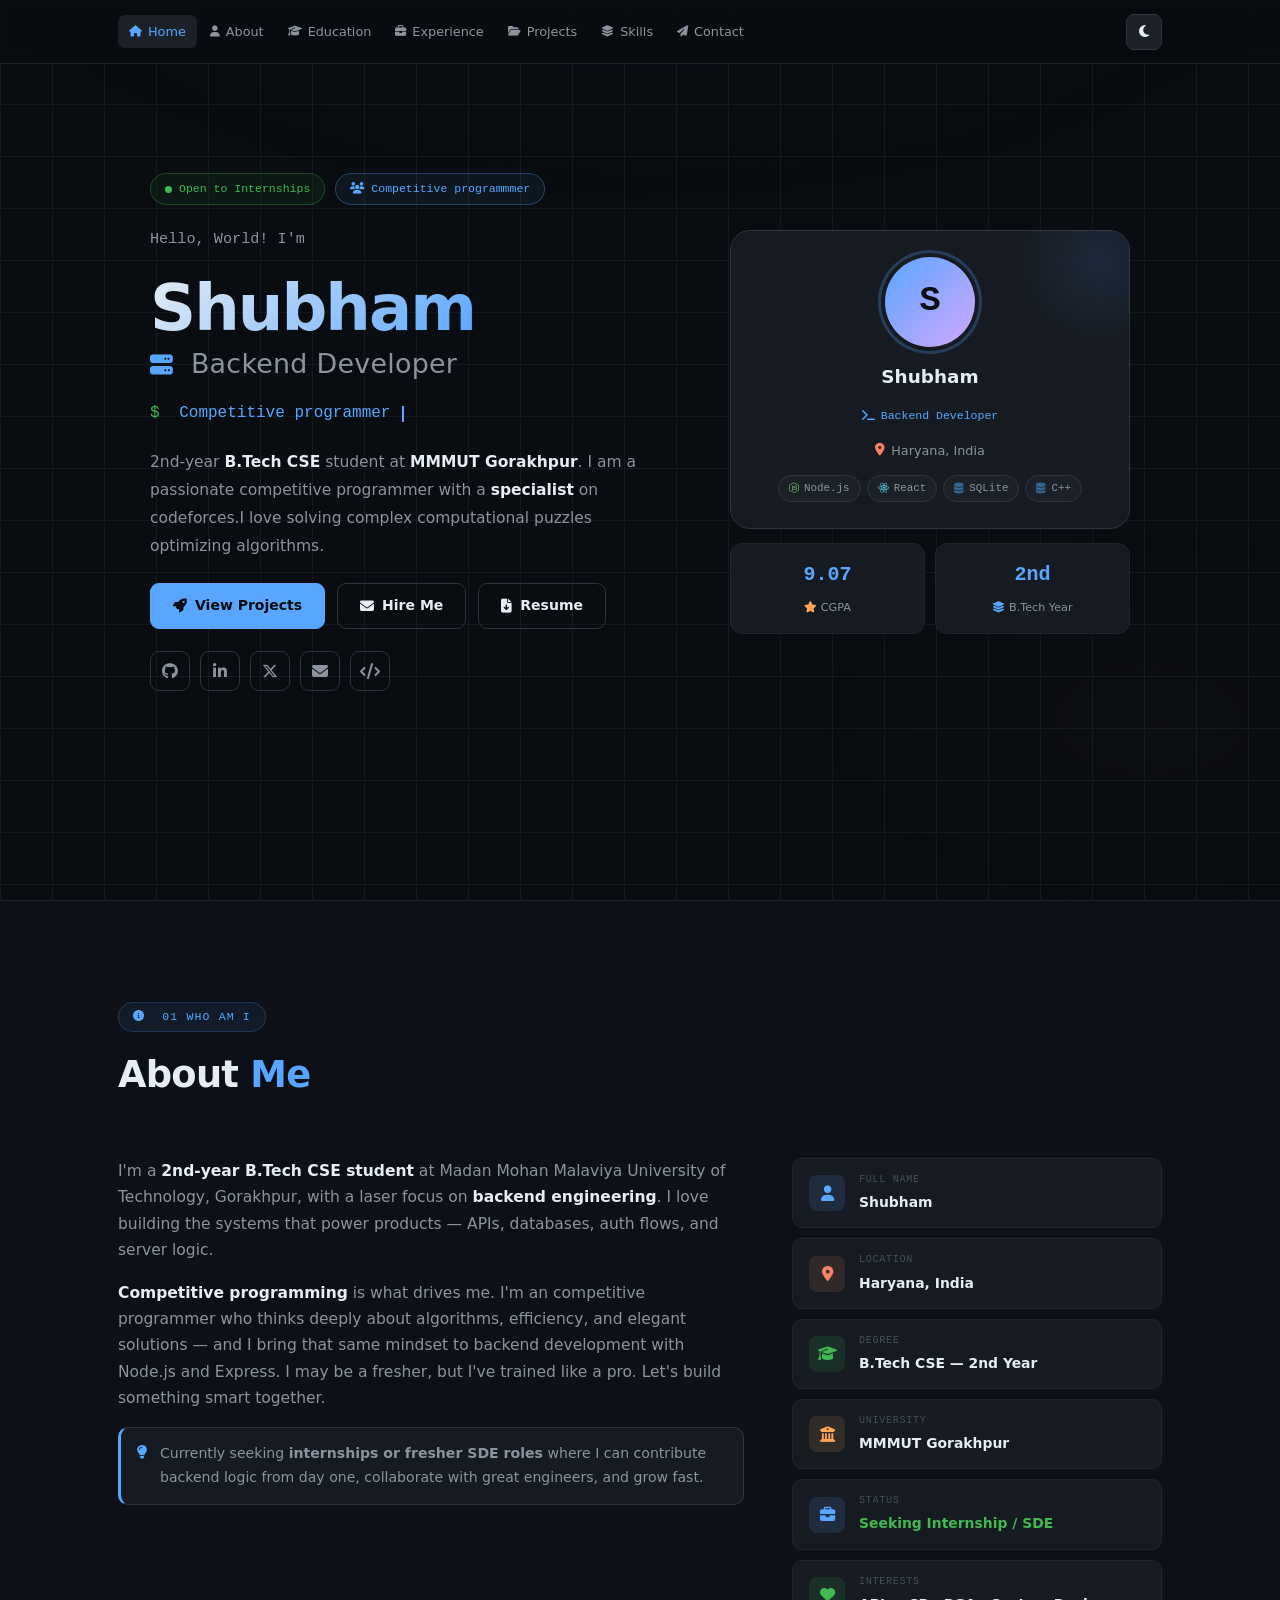
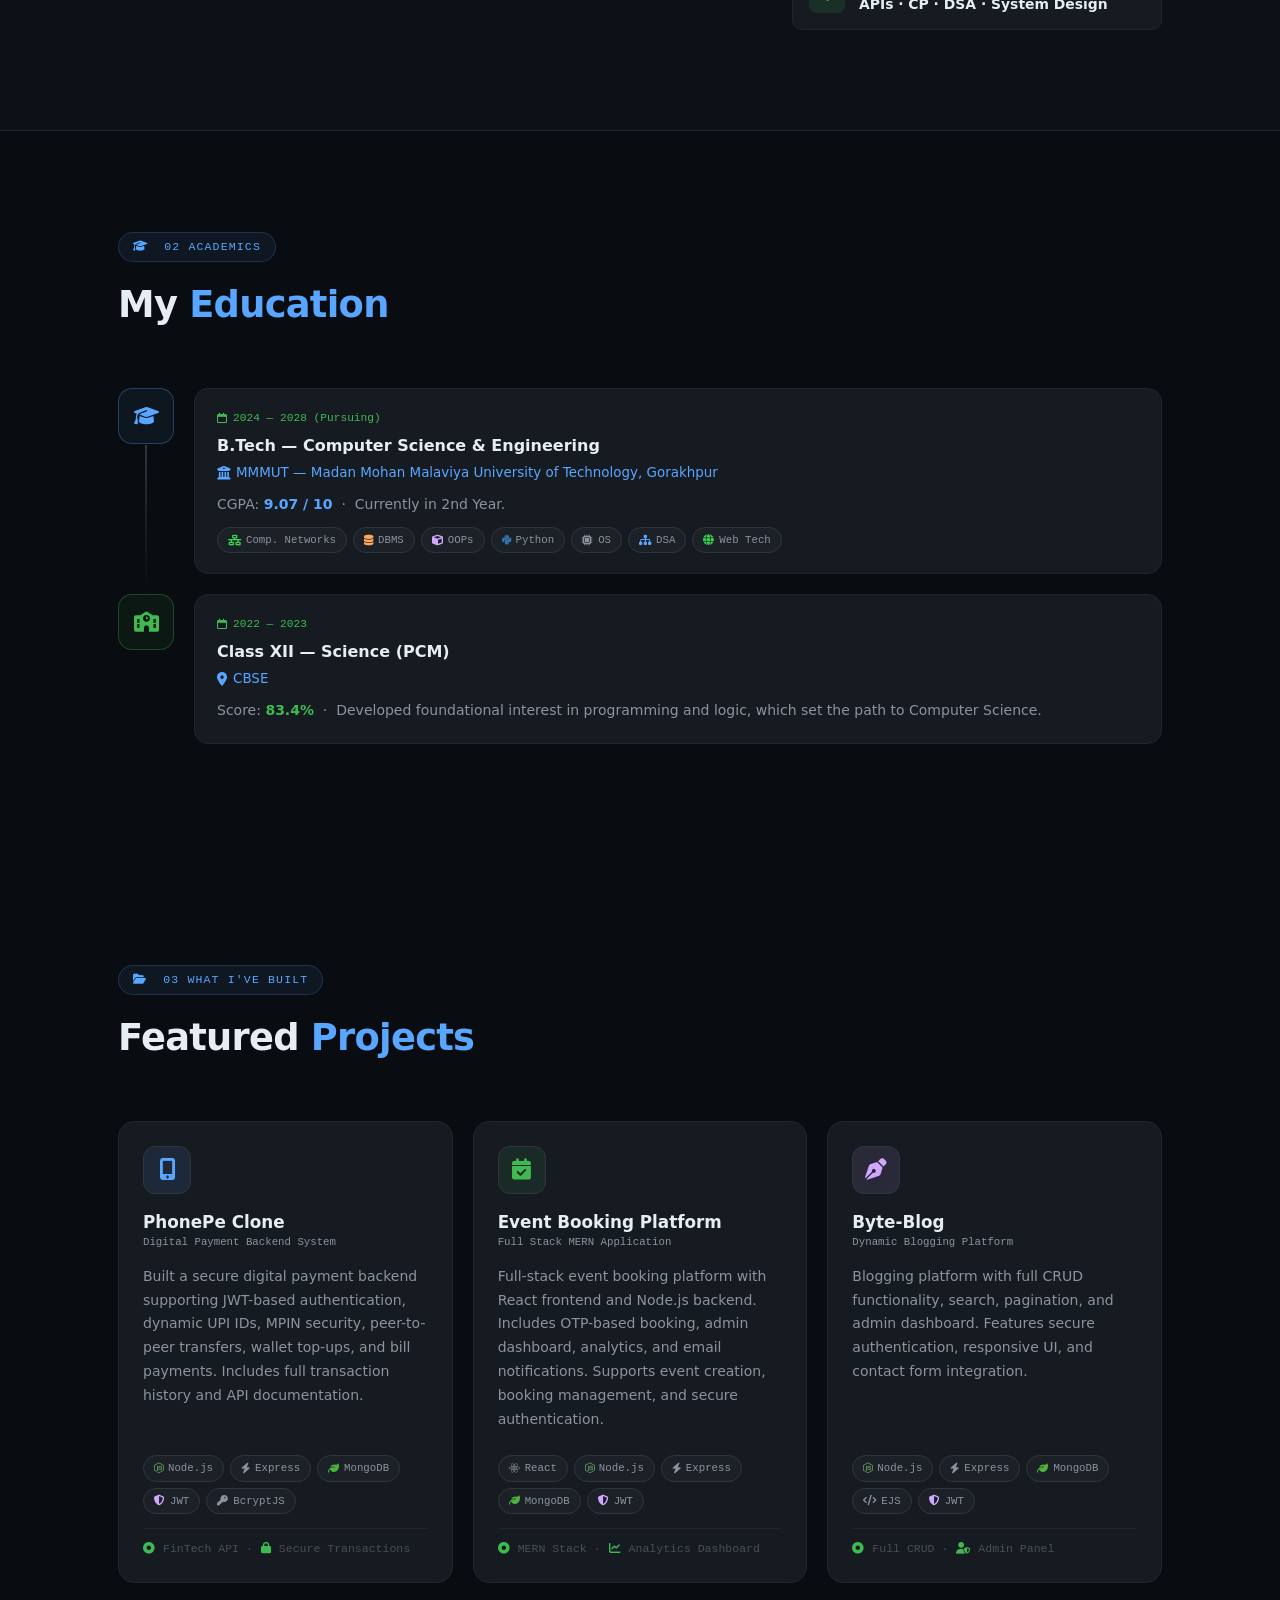
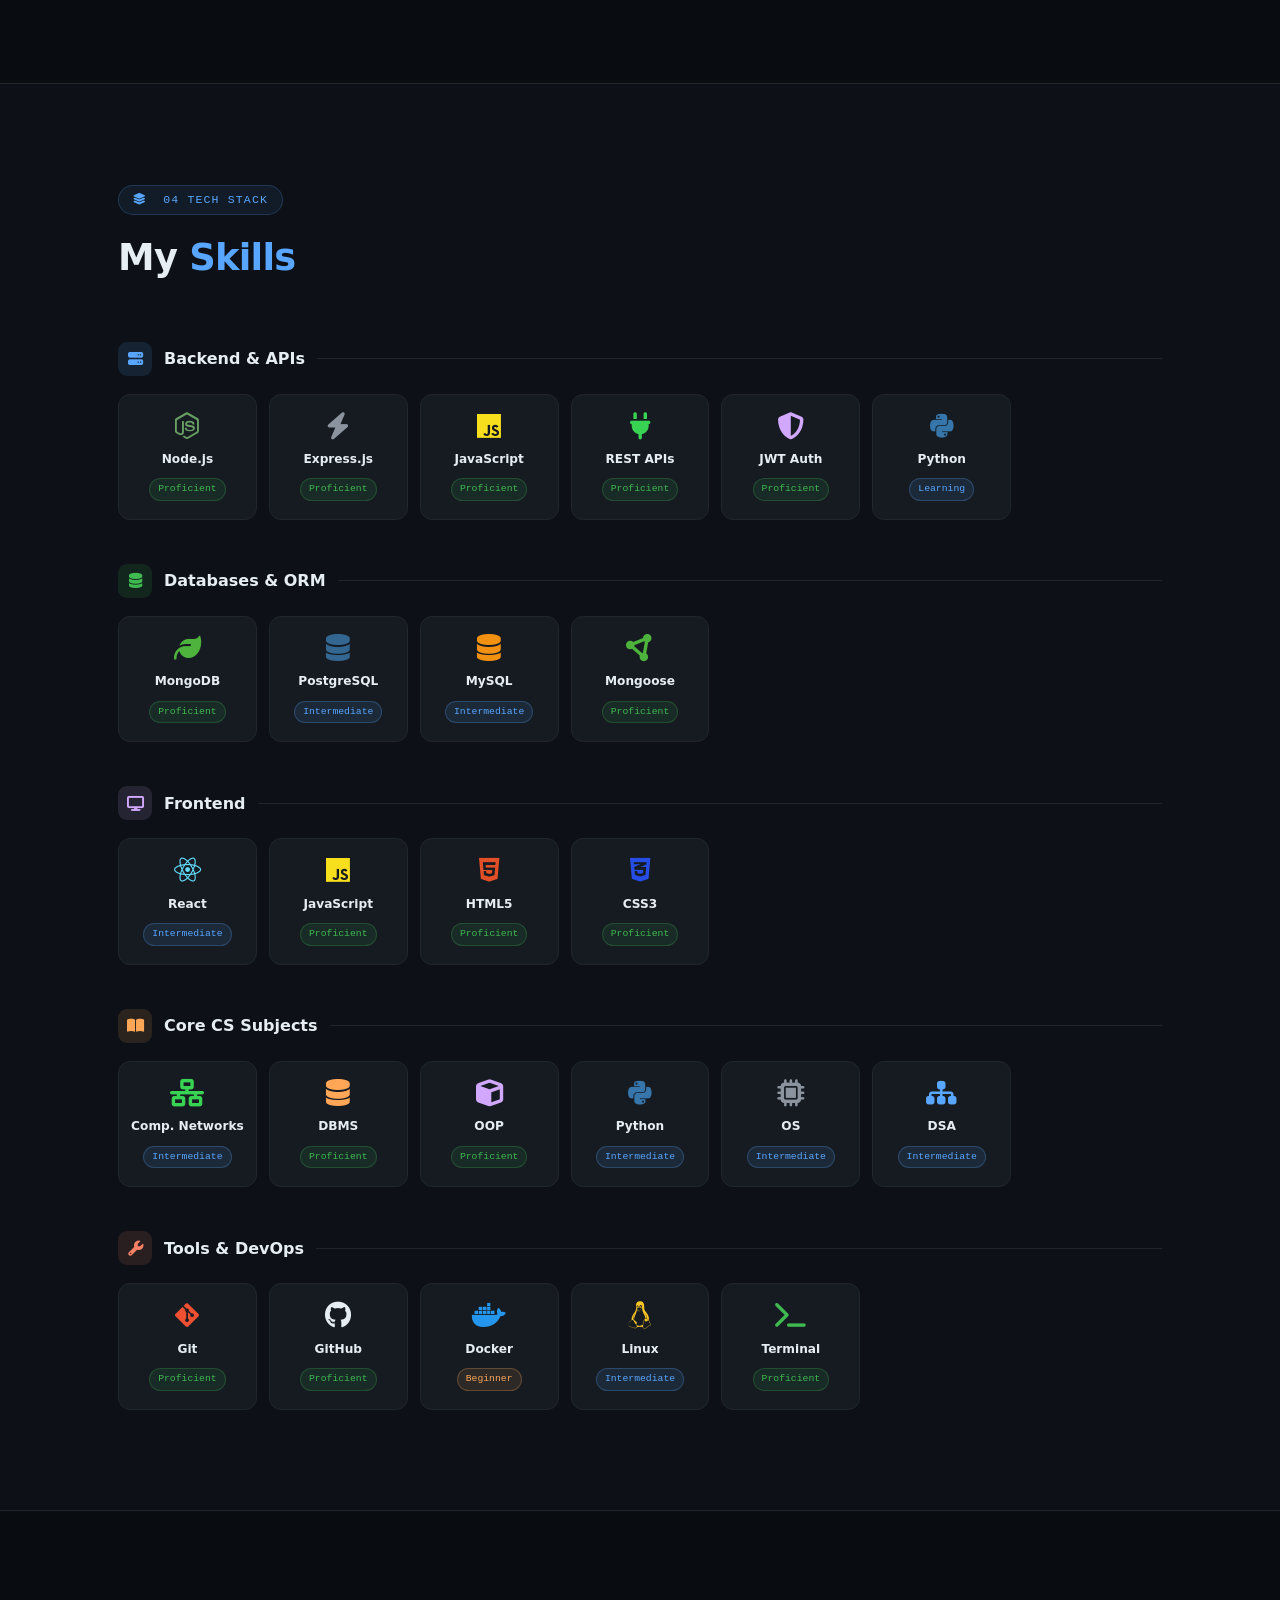
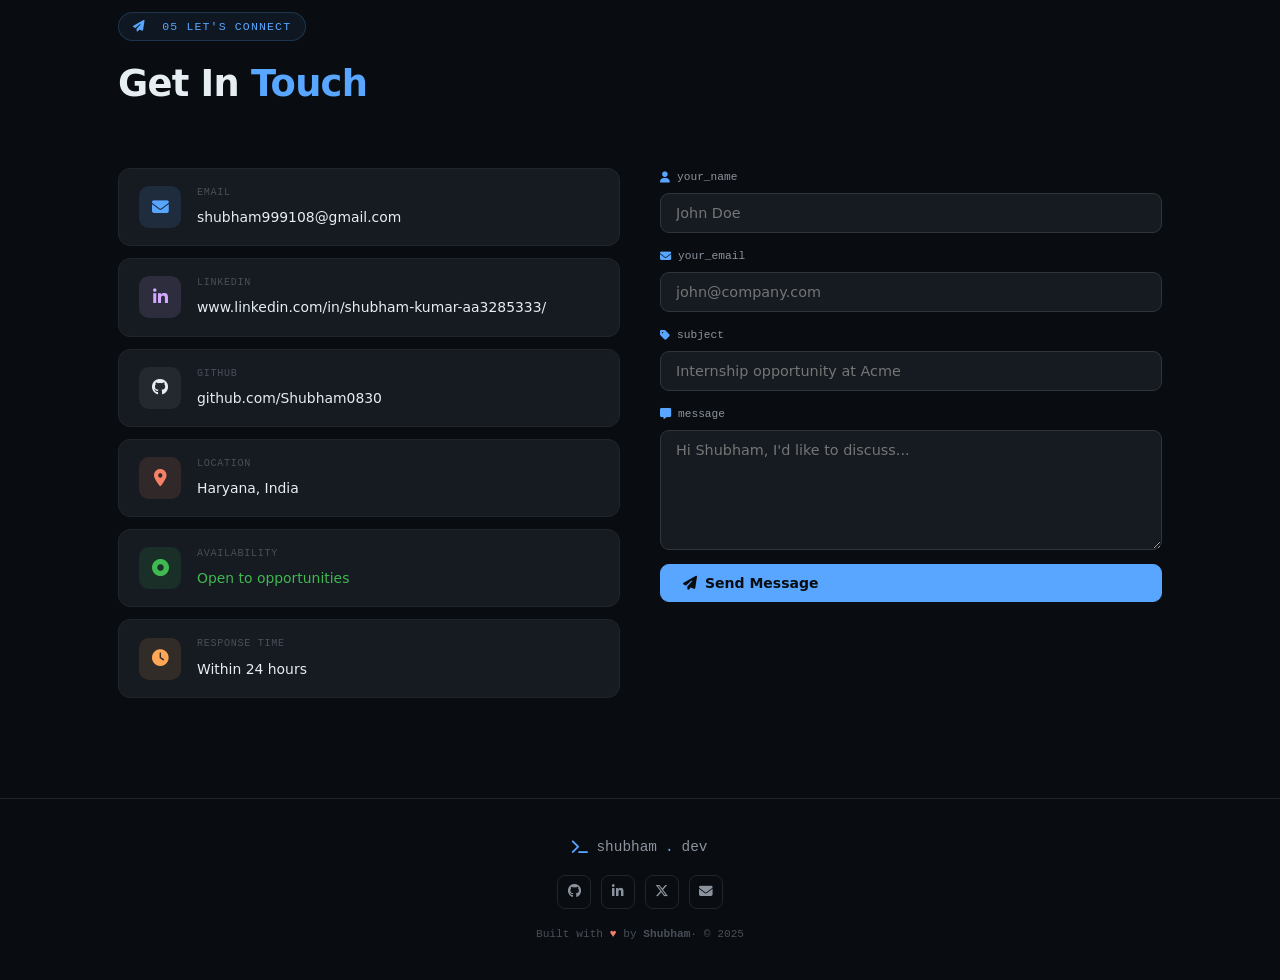
<file: portfolios/shubham/2hl/index.html>
<!DOCTYPE html>
<html lang="en" data-theme="dark">
<head>
<meta charset="UTF-8"/>
<meta name="viewport" content="width=device-width,initial-scale=1.0"/>
<title>Shubham</title>
<link rel="stylesheet" href="https://cdnjs.cloudflare.com/ajax/libs/font-awesome/6.5.0/css/all.min.css"/>
<link rel="stylesheet" href="portfolio.css">
</head>
<body>

<!-- ══ NAV ══ -->
<nav>
  <div class="container">
   
    <ul class="nav-links" id="nav-links">
      <li><a href="#hero"       class="nl active"><i class="fa-solid fa-house"></i>Home</a></li>
      <li><a href="#about"      class="nl"><i class="fa-solid fa-user"></i>About</a></li>
      <li><a href="#education"  class="nl"><i class="fa-solid fa-graduation-cap"></i>Education</a></li>
      <li><a href="#experience" class="nl"><i class="fa-solid fa-briefcase"></i>Experience</a></li>
      <li><a href="#projects"   class="nl"><i class="fa-solid fa-folder-open"></i>Projects</a></li>
      <li><a href="#skills"     class="nl"><i class="fa-solid fa-layer-group"></i>Skills</a></li>
      <li><a href="#contact"    class="nl"><i class="fa-solid fa-paper-plane"></i>Contact</a></li>
    </ul>
    <div class="nav-actions">
      <button id="theme-toggle" class="icon-btn" aria-label="Toggle theme"><i class="fa-solid fa-moon"></i></button>
      <button class="icon-btn hamburger" id="hamburger"><i class="fa-solid fa-bars"></i></button>
    </div>
  </div>
</nav>

<!-- Mobile Menu -->
<div class="mobile-menu" id="mobile-menu">
  <a href="#hero"       class="ml"><i class="fa-solid fa-house"></i>Home</a>
  <a href="#about"      class="ml"><i class="fa-solid fa-user"></i>About</a>
  <a href="#education"  class="ml"><i class="fa-solid fa-graduation-cap"></i>Education</a>
  <a href="#experience" class="ml"><i class="fa-solid fa-briefcase"></i>Experience</a>
  <a href="#projects"   class="ml"><i class="fa-solid fa-folder-open"></i>Projects</a>
  <a href="#skills"     class="ml"><i class="fa-solid fa-layer-group"></i>Skills</a>
  <a href="#contact"    class="ml"><i class="fa-solid fa-paper-plane"></i>Contact</a>
</div>

<!-- ══ HERO ══ -->
<section id="hero" class="section">
  <div class="container">
    <div class="hero-layout">

      <!-- LEFT -->
      <div class="hero-left">
        <div class="badge-row reveal">
          <div class="hero-badge badge-green"><div class="pulse"></div>Open to Internships</div>
          <div class="hero-badge badge-blue"><i class="fa-solid fa-users"></i>Competitive programmmer</div>
        </div>

        <div class="hero-greeting reveal d1"><span class="hi"> </span>Hello, World! I'm</div>

        <h1 class="hero-name reveal d2">
          <span class="nm">Shubham</span>
          <!--check-->
          <span class="hero-sub"><i class="fa-solid fa-server" style="color:var(--accent);font-size:.85em"></i>&nbsp; Backend Developer</span>
        </h1>

        <div class="hero-role reveal d3">
          <span class="prompt">$&nbsp;</span><span id="typewriter"></span><span class="cursor"></span>
        </div>

        <p class="hero-bio reveal d3">
          2nd-year <strong>B.Tech CSE</strong> student at <strong>MMMUT Gorakhpur</strong>.
          I am a passionate competitive programmer with a <strong>specialist</strong> on codeforces.I love solving complex computational puzzles optimizing algorithms.
        </p>

        <div class="hero-cta reveal d4">
          <a href="#projects" class="btn btn-primary"><i class="fa-solid fa-rocket"></i>View Projects</a>
          <a href="#contact"  class="btn btn-ghost"><i class="fa-solid fa-envelope"></i>Hire Me</a>
          <a href="#"         class="btn btn-ghost" onclick="return false"><i class="fa-solid fa-file-arrow-down"></i>Resume</a>
        </div>
<!--check-->
        <div class="hero-socials reveal d4">
          <a href="https://github.com/Shubham0830" class="soc" title="GitHub"><i class="fa-brands fa-github"></i></a>
          <a href="https://www.linkedin.com/in/shubham-kumar-aa3285333/" class="soc" title="LinkedIn"><i class="fa-brands fa-linkedin-in"></i></a>
          <a href="#" class="soc" title="Twitter / X"><i class="fa-brands fa-x-twitter"></i></a>
          <a href="mailto:shubham999108@gmail.com" class="soc" title="Email"><i class="fa-solid fa-envelope"></i></a>
          <a href="#" class="soc" title="LeetCode"><i class="fa-solid fa-code"></i></a>
        </div>
      </div>

      <!-- RIGHT -->
      <div class="hero-right">
        <div class="avatar-card reveal sr">
          <div class="avatar-ring">S</div>
          <div class="avatar-name">Shubham</div>
          <div class="avatar-role"><i class="fa-solid fa-terminal"></i>Backend Developer</div>
          <div class="avatar-loc"><i class="fa-solid fa-location-dot"></i>Haryana, India</div>
          <div class="avatar-chips">
            <span class="tag"><i class="fa-brands fa-node-js ic-node"></i>Node.js</span>
            <span class="tag"><i class="fa-brands fa-react ic-react"></i>React</span>
            <span class="tag"><i class="fa-solid fa-database ic-pg"></i>SQLite</span>
            <span class="tag"><i class="fa-solid fa-database ic-pg"></i>C++</span>
          </div>
        </div>

        <div class="stat-row reveal sr d1">
          <div class="stat-box"><span class="stat-val">9.07</span><span class="stat-lbl"><i class="fa-solid fa-star" style="color:var(--orange)"></i> CGPA</span></div>
          <div class="stat-box"><span class="stat-val">2nd</span><span class="stat-lbl"><i class="fa-solid fa-layer-group" style="color:var(--accent)"></i> B.Tech Year</span></div>
        </div>
      </div>

    </div>
  </div>
</section>

<!-- ══ ABOUT ══ -->
<section id="about" class="section">
  <div class="container">
    <div class="s-chip reveal"><i class="fa-solid fa-circle-info"></i>&nbsp;01  Who Am I</div>
    <h2 class="s-title reveal">About <span>Me</span></h2>
    <div class="about-grid">
      <div class="about-text reveal sl">
        <p>I'm a <strong>2nd-year B.Tech CSE student</strong> at Madan Mohan Malaviya University of Technology, Gorakhpur, with a laser focus on <strong>backend engineering</strong>. I love building the systems that power products — APIs, databases, auth flows, and server logic.</p>
        
        <p><strong>Competitive programming</strong> is what drives me. I'm an competitive programmer who thinks deeply about algorithms, efficiency, and elegant solutions — and I bring that same mindset to backend development with Node.js and Express. I may be a fresher, but I've trained like a pro. Let's build something smart together.</p>
        <div class="highlight">
          <i class="fa-solid fa-lightbulb"></i>
          <span>Currently seeking <strong>internships or fresher SDE roles</strong> where I can contribute backend logic from day one, collaborate with great engineers, and grow fast.</span>
        </div>
      </div>

      <div class="info-cards reveal sr">
        <div class="info-card"><div class="info-icon ii-blue"><i class="fa-solid fa-user"></i></div><div><small>Full Name</small><strong>Shubham</strong></div></div>
        <div class="info-card"><div class="info-icon ii-red"><i class="fa-solid fa-location-dot"></i></div><div><small>Location</small><strong>Haryana, India</strong></div></div>
        <div class="info-card"><div class="info-icon ii-green"><i class="fa-solid fa-graduation-cap"></i></div><div><small>Degree</small><strong>B.Tech CSE — 2nd Year</strong></div></div>
        <div class="info-card"><div class="info-icon ii-orange"><i class="fa-solid fa-building-columns"></i></div><div><small>University</small><strong>MMMUT Gorakhpur</strong></div></div>
        <div class="info-card"><div class="info-icon ii-blue"><i class="fa-solid fa-briefcase"></i></div><div><small>Status</small><strong style="color:var(--green)">Seeking Internship / SDE</strong></div></div>
        <div class="info-card"><div class="info-icon ii-green"><i class="fa-solid fa-heart"></i></div><div><small>Interests</small><strong>APIs · CP · DSA  · System Design</strong></div></div>
      </div>
    </div>
  </div>
</section>

<!-- ══ EDUCATION ══ -->
<section id="education" class="section">
  <div class="container">
    <div class="s-chip reveal"><i class="fa-solid fa-graduation-cap"></i>&nbsp;02  Academics</div>
    <h2 class="s-title reveal">My <span>Education</span></h2>
    <div class="timeline">

      <div class="tl-wrap reveal">
        <div class="tl-spine"><div class="tl-ico" style="color:var(--accent);border-color:rgba(88,166,255,.3);background:rgba(88,166,255,.07)"><i class="fa-solid fa-graduation-cap"></i></div></div>
        <div class="tl-body">
          <div class="tl-date"><i class="fa-regular fa-calendar"></i>2024 — 2028 (Pursuing)</div>
          <div class="tl-ttl">B.Tech — Computer Science &amp; Engineering</div>
          <div class="tl-org"><i class="fa-solid fa-building-columns"></i>MMMUT — Madan Mohan Malaviya University of Technology, Gorakhpur</div>
          <div class="tl-txt">CGPA: <strong style="color:var(--accent)">9.07 / 10</strong> &nbsp;·&nbsp; Currently in 2nd Year.</div>
          <div class="chips">
            <span class="chip"><i class="fa-solid fa-network-wired ic-cn"></i>Comp. Networks</span>
            <span class="chip"><i class="fa-solid fa-database ic-dbms"></i>DBMS</span>
            <span class="chip"><i class="fa-solid fa-cube ic-oops"></i>OOPs</span>
            <span class="chip"><i class="fa-brands fa-python ic-py"></i>Python</span>
            <span class="chip"><i class="fa-solid fa-microchip" style="color:var(--muted)"></i>OS</span>
            <span class="chip"><i class="fa-solid fa-sitemap" style="color:var(--accent)"></i>DSA</span>
            <span class="chip"><i class="fa-solid fa-globe ic-cn"></i>Web Tech</span>
          </div>
        </div>
      </div>

      <div class="tl-wrap reveal d1">
        <div class="tl-spine"><div class="tl-ico" style="color:var(--green);border-color:rgba(63,185,80,.3);background:rgba(63,185,80,.07)"><i class="fa-solid fa-school"></i></div></div>
        <div class="tl-body">
          <div class="tl-date"><i class="fa-regular fa-calendar"></i>2022 — 2023</div>
          <div class="tl-ttl">Class XII — Science (PCM)</div>
          <div class="tl-org"><i class="fa-solid fa-location-dot"></i>CBSE</div>
          <div class="tl-txt">Score: <strong style="color:var(--green)">83.4%</strong> &nbsp;·&nbsp; Developed foundational interest in programming and logic, which set the path to Computer Science.</div>
        </div>
      </div>

    </div>
  </div>
</section>

<!-- ══ PROJECTS ══ -->
<section id="projects" class="section">
  <div class="container">
    <div class="s-chip reveal">
      <i class="fa-solid fa-folder-open"></i>&nbsp;03 What I've Built
    </div>
    <h2 class="s-title reveal">Featured <span>Projects</span></h2>

    <div class="projects-grid">

      <!-- PHONEPE CLONE -->
      <div class="proj reveal">
        <div class="proj-hd">
          <div class="proj-ico pi-blue">
            <i class="fa-solid fa-mobile-screen-button"></i>
          </div>
          <div class="proj-acts">
            
          </div>
        </div>

        <div>
          <div class="proj-name">PhonePe Clone</div>
          <div class="proj-sub">Digital Payment Backend System</div>
        </div>

        <div class="proj-desc">
          Built a secure digital payment backend supporting JWT-based authentication,
          dynamic UPI IDs, MPIN security, peer-to-peer transfers, wallet top-ups,
          and bill payments. Includes full transaction history and API documentation.
        </div>

        <div class="chips">
          <span class="chip"><i class="fa-brands fa-node-js ic-node"></i>Node.js</span>
          <span class="chip"><i class="fa-solid fa-bolt ic-expr"></i>Express</span>
          <span class="chip"><i class="fa-solid fa-leaf ic-mongo"></i>MongoDB</span>
          <span class="chip"><i class="fa-solid fa-shield-halved ic-jwt"></i>JWT</span>
          <span class="chip"><i class="fa-solid fa-key"></i>BcryptJS</span>
        </div>

        <div class="proj-footer">
          <i class="fa-solid fa-circle-dot"></i>FinTech API ·
          <i class="fa-solid fa-lock"></i>Secure Transactions
        </div>
      </div>


      <!-- EVENT BOOKING FULL STACK -->
      <div class="proj reveal d1">
        <div class="proj-hd">
          <div class="proj-ico pi-green">
            <i class="fa-solid fa-calendar-check"></i>
          </div>
          <div class="proj-acts">
            
            
          </div>
        </div>

        <div>
          <div class="proj-name">Event Booking Platform</div>
          <div class="proj-sub">Full Stack MERN Application</div>
        </div>

        <div class="proj-desc">
          Full-stack event booking platform with React frontend and Node.js backend.
          Includes OTP-based booking, admin dashboard, analytics, and email notifications.
          Supports event creation, booking management, and secure authentication.
        </div>

        <div class="chips">
          <span class="chip"><i class="fa-brands fa-react"></i>React</span>
          <span class="chip"><i class="fa-brands fa-node-js ic-node"></i>Node.js</span>
          <span class="chip"><i class="fa-solid fa-bolt ic-expr"></i>Express</span>
          <span class="chip"><i class="fa-solid fa-leaf ic-mongo"></i>MongoDB</span>
          <span class="chip"><i class="fa-solid fa-shield-halved ic-jwt"></i>JWT</span>
        </div>

        <div class="proj-footer">
          <i class="fa-solid fa-circle-dot"></i>MERN Stack ·
          <i class="fa-solid fa-chart-line"></i>Analytics Dashboard
        </div>
      </div>


      <!-- BYTE BLOG -->
      <div class="proj reveal d2">
        <div class="proj-hd">
          <div class="proj-ico pi-purple">
            <i class="fa-solid fa-pen-nib"></i>
          </div>
          <div class="proj-acts">
            
          </div>
        </div>

        <div>
          <div class="proj-name">Byte-Blog</div>
          <div class="proj-sub">Dynamic Blogging Platform</div>
        </div>

        <div class="proj-desc">
          Blogging platform with full CRUD functionality, search, pagination,
          and admin dashboard. Features secure authentication, responsive UI,
          and contact form integration.
        </div>

        <div class="chips">
          <span class="chip"><i class="fa-brands fa-node-js ic-node"></i>Node.js</span>
          <span class="chip"><i class="fa-solid fa-bolt ic-expr"></i>Express</span>
          <span class="chip"><i class="fa-solid fa-leaf ic-mongo"></i>MongoDB</span>
          <span class="chip"><i class="fa-solid fa-code"></i>EJS</span>
          <span class="chip"><i class="fa-solid fa-shield-halved ic-jwt"></i>JWT</span>
        </div>

        <div class="proj-footer">
          <i class="fa-solid fa-circle-dot"></i>Full CRUD ·
          <i class="fa-solid fa-user-shield"></i>Admin Panel
        </div>
      </div>

    </div>
  </div>
</section>

<!-- ══ SKILLS ══ -->
<section id="skills" class="section">
  <div class="container">
    <div class="s-chip reveal"><i class="fa-solid fa-layer-group"></i>&nbsp;04  Tech Stack</div>
    <h2 class="s-title reveal">My <span>Skills</span></h2>
    <div class="skill-sections">

      <!-- Backend -->
      <div class="reveal">
        <div class="skill-hd">
          <div class="skill-hd-icon ii-blue"><i class="fa-solid fa-server"></i></div>
          <span class="skill-hd-label">Backend &amp; APIs</span>
          <div class="skill-hd-line"></div>
        </div>
        <div class="skills-grid">
          <div class="sk"><i class="fa-brands fa-node-js ic-node"></i><span class="sk-name">Node.js</span><span class="sk-lv lv-pro">Proficient</span></div>
          <div class="sk"><i class="fa-solid fa-bolt ic-expr"></i><span class="sk-name">Express.js</span><span class="sk-lv lv-pro">Proficient</span></div>
          <div class="sk"><i class="fa-brands fa-js ic-js"></i><span class="sk-name">JavaScript</span><span class="sk-lv lv-pro">Proficient</span></div>
          <div class="sk"><i class="fa-solid fa-plug ic-cn"></i><span class="sk-name">REST APIs</span><span class="sk-lv lv-pro">Proficient</span></div>
          <div class="sk"><i class="fa-solid fa-shield-halved ic-jwt"></i><span class="sk-name">JWT Auth</span><span class="sk-lv lv-pro">Proficient</span></div>
          <div class="sk"><i class="fa-brands fa-python ic-py"></i><span class="sk-name">Python</span><span class="sk-lv lv-int">Learning</span></div>
        </div>
      </div>

      <!-- Databases -->
      <div class="reveal d1">
        <div class="skill-hd">
          <div class="skill-hd-icon ii-green"><i class="fa-solid fa-database"></i></div>
          <span class="skill-hd-label">Databases &amp; ORM</span>
          <div class="skill-hd-line"></div>
        </div>
        <div class="skills-grid">
          <div class="sk"><i class="fa-solid fa-leaf ic-mongo"></i><span class="sk-name">MongoDB</span><span class="sk-lv lv-pro">Proficient</span></div>
          <div class="sk"><i class="fa-solid fa-database ic-pg"></i><span class="sk-name">PostgreSQL</span><span class="sk-lv lv-int">Intermediate</span></div>
          <div class="sk"><i class="fa-solid fa-database" style="color:#f29111"></i><span class="sk-name">MySQL</span><span class="sk-lv lv-int">Intermediate</span></div>
          <div class="sk"><i class="fa-solid fa-circle-nodes ic-mongo"></i><span class="sk-name">Mongoose</span><span class="sk-lv lv-pro">Proficient</span></div>
        </div>
      </div>

      <!-- Frontend -->
      <div class="reveal d2">
        <div class="skill-hd">
          <div class="skill-hd-icon ii-purple"><i class="fa-solid fa-display"></i></div>
          <span class="skill-hd-label">Frontend</span>
          <div class="skill-hd-line"></div>
        </div>
        <div class="skills-grid">
          <div class="sk"><i class="fa-brands fa-react ic-react"></i><span class="sk-name">React</span><span class="sk-lv lv-int">Intermediate</span></div>
          <div class="sk"><i class="fa-brands fa-js ic-js"></i><span class="sk-name">JavaScript</span><span class="sk-lv lv-pro">Proficient</span></div>
          <div class="sk"><i class="fa-brands fa-html5 ic-html"></i><span class="sk-name">HTML5</span><span class="sk-lv lv-pro">Proficient</span></div>
          <div class="sk"><i class="fa-brands fa-css3-alt ic-css"></i><span class="sk-name">CSS3</span><span class="sk-lv lv-pro">Proficient</span></div>
        </div>
      </div>

      <!-- Core Subjects -->
      <div class="reveal d3">
        <div class="skill-hd">
          <div class="skill-hd-icon ii-orange"><i class="fa-solid fa-book-open"></i></div>
          <span class="skill-hd-label">Core CS Subjects</span>
          <div class="skill-hd-line"></div>
        </div>
        <div class="skills-grid">
          <div class="sk"><i class="fa-solid fa-network-wired ic-cn"></i><span class="sk-name">Comp. Networks</span><span class="sk-lv lv-int">Intermediate</span></div>
          <div class="sk"><i class="fa-solid fa-database ic-dbms"></i><span class="sk-name">DBMS</span><span class="sk-lv lv-pro">Proficient</span></div>
          <div class="sk"><i class="fa-solid fa-cube ic-oops"></i><span class="sk-name">OOP</span><span class="sk-lv lv-pro">Proficient</span></div>
          <div class="sk"><i class="fa-brands fa-python ic-py"></i><span class="sk-name">Python</span><span class="sk-lv lv-int">Intermediate</span></div>
          <div class="sk"><i class="fa-solid fa-microchip" style="color:var(--muted)"></i><span class="sk-name">OS</span><span class="sk-lv lv-int">Intermediate</span></div>
          <div class="sk"><i class="fa-solid fa-sitemap" style="color:var(--accent)"></i><span class="sk-name">DSA</span><span class="sk-lv lv-int">Intermediate</span></div>
        </div>
      </div>

      <!-- Tools -->
      <div class="reveal d4">
        <div class="skill-hd">
          <div class="skill-hd-icon ii-red"><i class="fa-solid fa-wrench"></i></div>
          <span class="skill-hd-label">Tools &amp; DevOps</span>
          <div class="skill-hd-line"></div>
        </div>
        <div class="skills-grid">
          <div class="sk"><i class="fa-brands fa-git-alt ic-git"></i><span class="sk-name">Git</span><span class="sk-lv lv-pro">Proficient</span></div>
          <div class="sk"><i class="fa-brands fa-github" style="color:var(--text)"></i><span class="sk-name">GitHub</span><span class="sk-lv lv-pro">Proficient</span></div>
          <div class="sk"><i class="fa-brands fa-docker ic-docker"></i><span class="sk-name">Docker</span><span class="sk-lv lv-beg">Beginner</span></div>
          <div class="sk"><i class="fa-brands fa-linux ic-linux"></i><span class="sk-name">Linux</span><span class="sk-lv lv-int">Intermediate</span></div>
          <div class="sk"><i class="fa-solid fa-terminal" style="color:var(--green)"></i><span class="sk-name">Terminal</span><span class="sk-lv lv-pro">Proficient</span></div>
        </div>
      </div>

    </div>
  </div>
</section>

<!-- ══ CONTACT ══ -->
<section id="contact" class="section">
  <div class="container">
    <div class="s-chip reveal"><i class="fa-solid fa-paper-plane"></i>&nbsp;05  Let's Connect</div>
    <h2 class="s-title reveal">Get In <span>Touch</span></h2>
    <div class="contact-grid">

      <div class="c-cards reveal sl">
        <div class="c-card"><div class="c-ico ii-blue"><i class="fa-solid fa-envelope"></i></div><div><small>Email</small><a href="mailto:shubham999108@gmail.com">shubham999108@gmail.com</a></div></div>
        <div class="c-card"><div class="c-ico ii-purple"><i class="fa-brands fa-linkedin-in"></i></div><div><small>LinkedIn</small><a href="https://www.linkedin.com/in/shubham-kumar-aa3285333/">www.linkedin.com/in/shubham-kumar-aa3285333/</a></div></div>
        <div class="c-card"><div class="c-ico" style="background:rgba(255,255,255,.06);color:var(--text)"><i class="fa-brands fa-github"></i></div><div><small>GitHub</small><a href="https://github.com/Shubham0830">github.com/Shubham0830</a></div></div>
        <div class="c-card"><div class="c-ico ii-red"><i class="fa-solid fa-location-dot"></i></div><div><small>Location</small><span>Haryana, India</span></div></div>
        <div class="c-card"><div class="c-ico ii-green"><i class="fa-solid fa-circle-dot"></i></div><div><small>Availability</small><span style="color:var(--green)">Open to opportunities</span></div></div>
        <div class="c-card"><div class="c-ico ii-orange"><i class="fa-solid fa-clock"></i></div><div><small>Response Time</small><span>Within 24 hours</span></div></div>
      </div>

      <div class="c-form reveal sr">
        <div class="fg"><label><i class="fa-solid fa-user"></i>your_name</label><input type="text" id="cn" placeholder="John Doe"/></div>
        <div class="fg"><label><i class="fa-solid fa-envelope"></i>your_email</label><input type="email" id="ce" placeholder="john@company.com"/></div>
        <div class="fg"><label><i class="fa-solid fa-tag"></i>subject</label><input type="text" id="cs" placeholder="Internship opportunity at Acme"/></div>
        <div class="fg"><label><i class="fa-solid fa-message"></i>message</label><textarea id="cm" placeholder="Hi Shubham, I'd like to discuss..."></textarea></div>
        <div id="fm"></div>
        <button class="btn btn-primary" id="send-btn" onclick="sendMsg()">
          <i class="fa-solid fa-paper-plane"></i>Send Message
        </button>
      </div>

    </div>
  </div>
</section>

<!-- ══ FOOTER ══ -->
<footer>
  <div class="container">
    <div class="footer-inner">
      <div class="footer-logo"><i class="fa-solid fa-terminal" style="color:var(--accent)"></i>shubham<span class="fl-dot">.</span>dev</div>
      <div class="footer-soc">
        <a href="https://github.com/Shubham0830" title="GitHub"><i class="fa-brands fa-github"></i></a>
        <a href="https://www.linkedin.com/in/shubham-kumar-aa3285333/" title="LinkedIn"><i class="fa-brands fa-linkedin-in"></i></a>
        <a href="#" title="Twitter"><i class="fa-brands fa-x-twitter"></i></a>
        <a href="mailto:shubham999108@gmail.com" title="Email"><i class="fa-solid fa-envelope"></i></a>
      </div>
      <div class="footer-copy">Built with <span>♥</span> by <strong>Shubham</strong>· © 2025</div>
    </div>
  </div>
</footer>

   <script src="portfolio.js"></script>
</body>
</html>
</file>
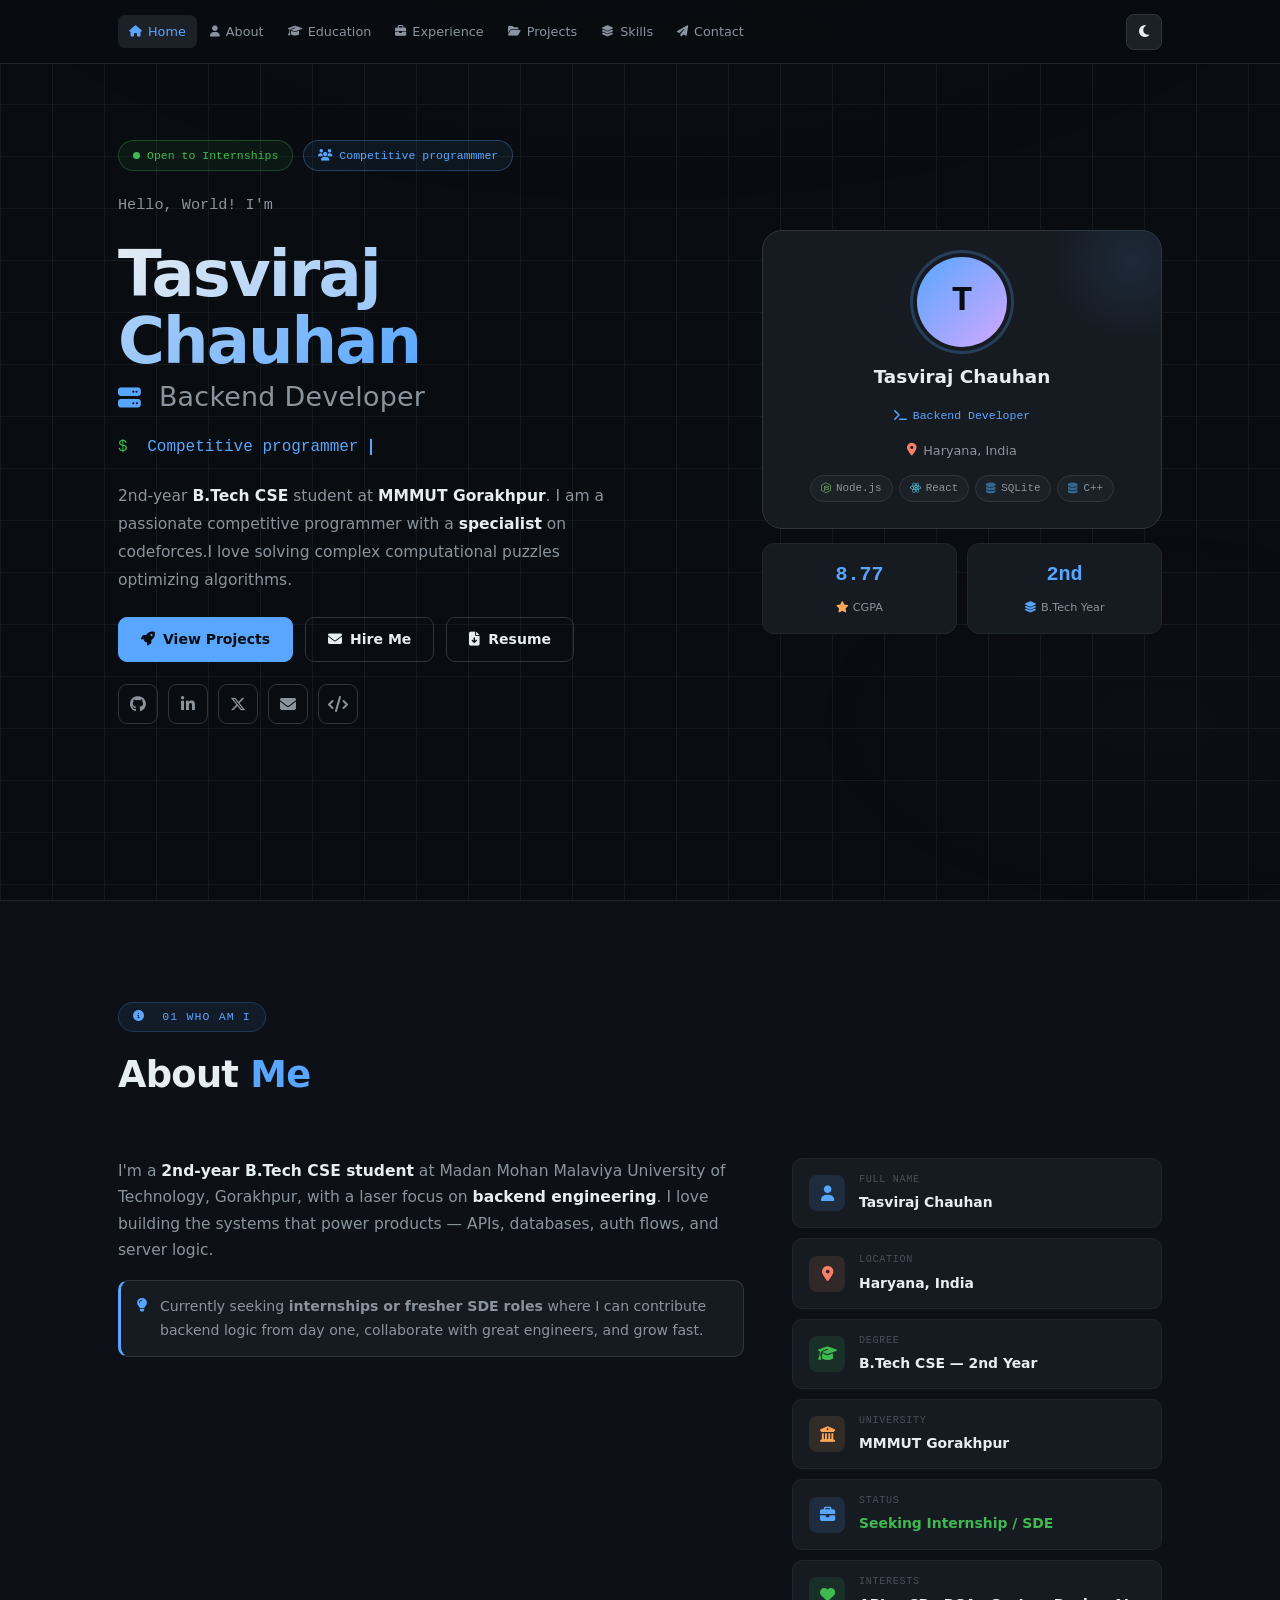
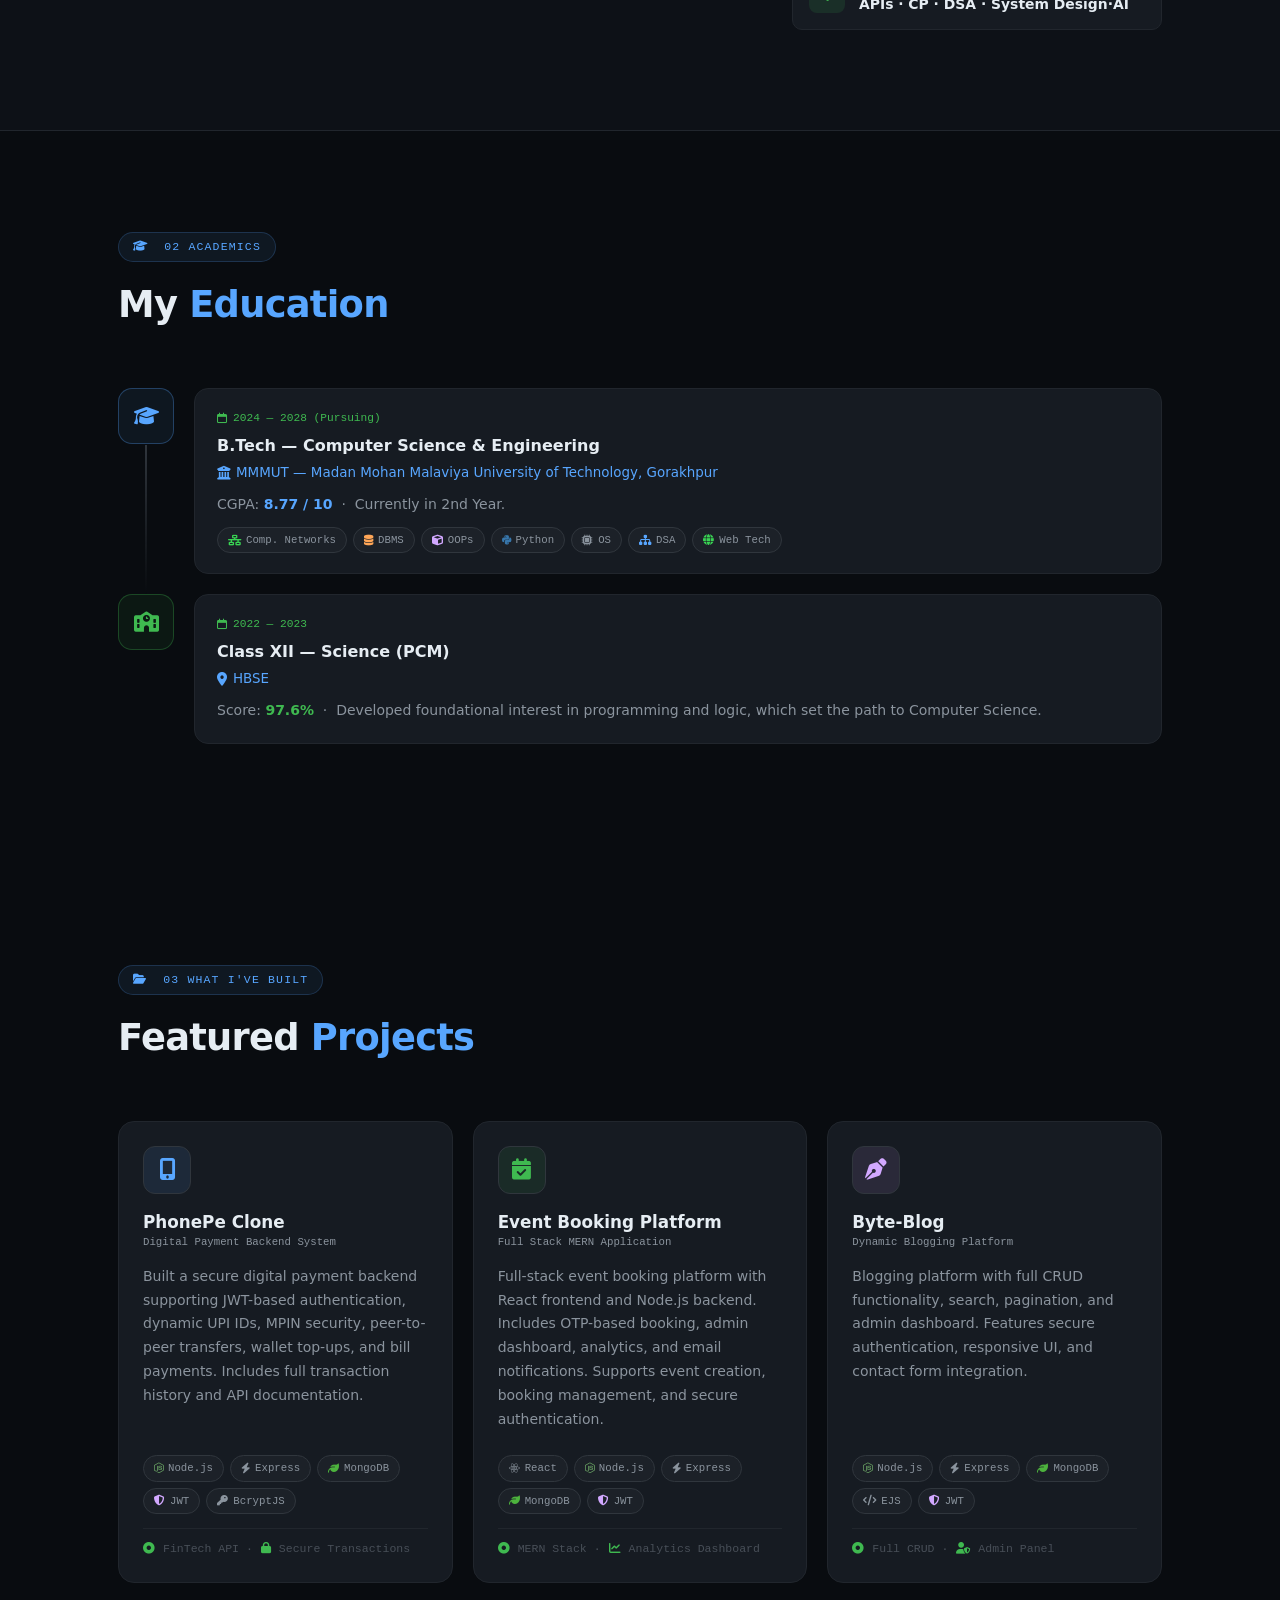
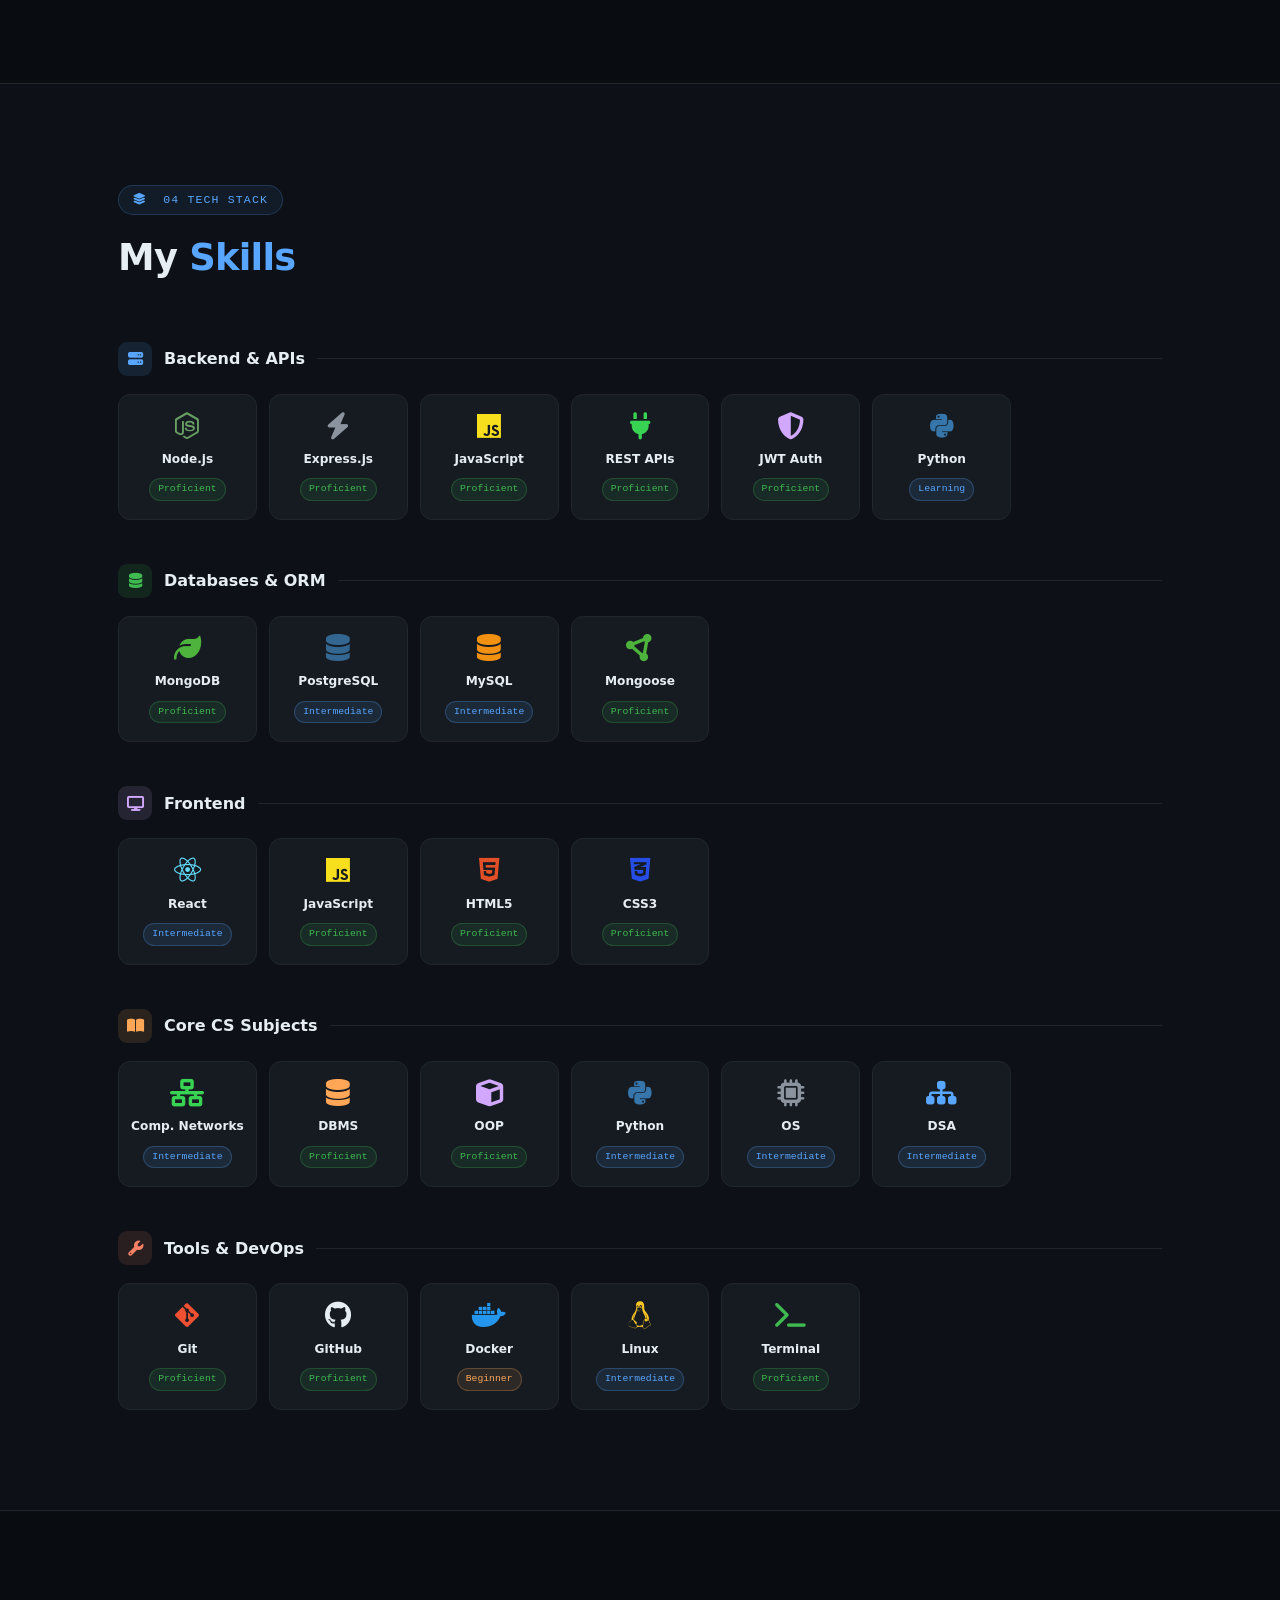
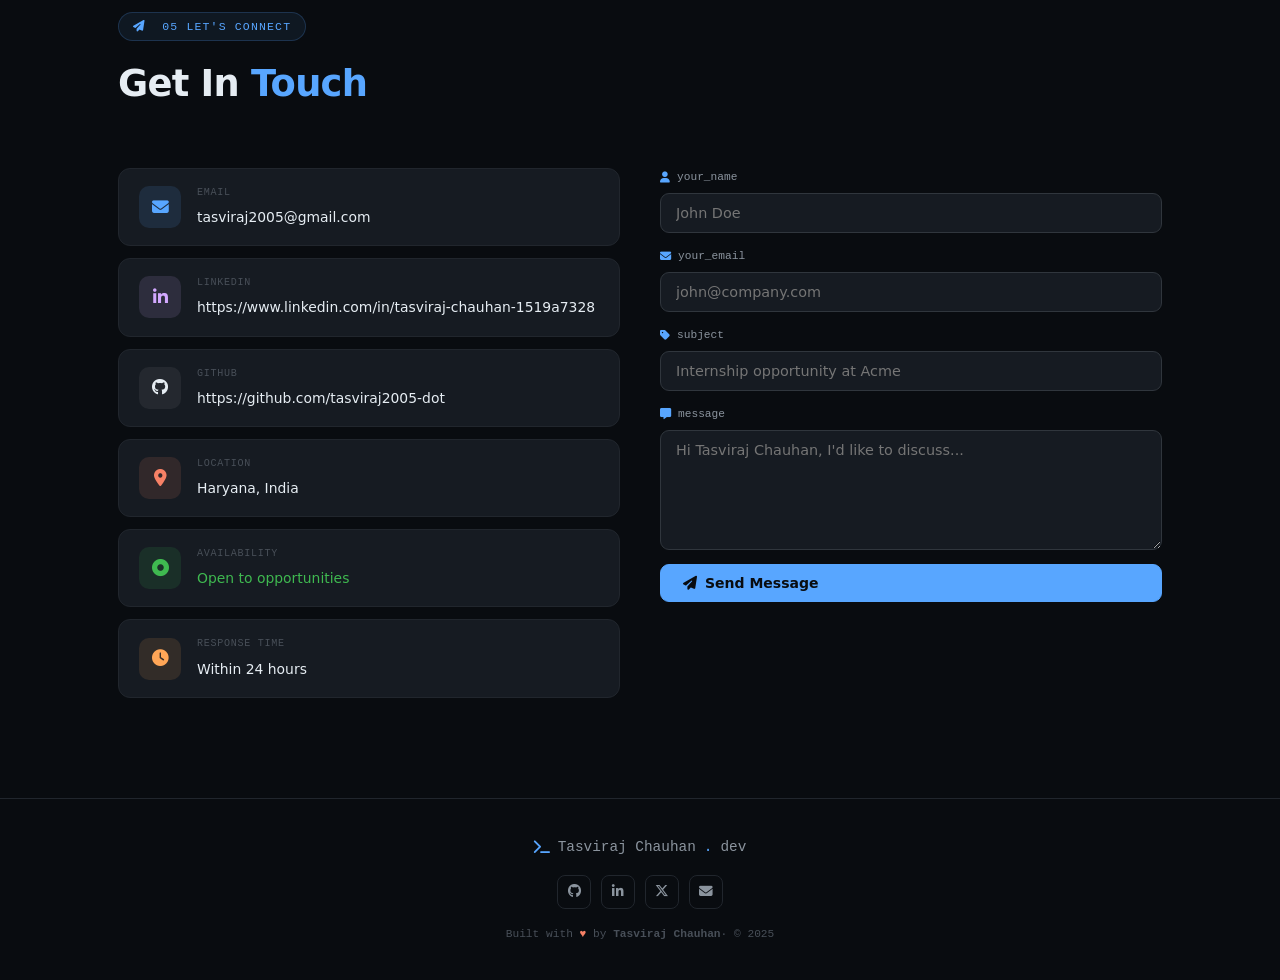
<file: portfolios/tasviraj chauhan/2hl/index.html>
<!DOCTYPE html>
<html lang="en" data-theme="dark">
<head>
<meta charset="UTF-8"/>
<meta name="viewport" content="width=device-width,initial-scale=1.0"/>
<title>Shubham</title>
<link rel="stylesheet" href="https://cdnjs.cloudflare.com/ajax/libs/font-awesome/6.5.0/css/all.min.css"/>
<link rel="stylesheet" href="portfolio.css">
</head>
<body>

<!-- ══ NAV ══ -->
<nav>
  <div class="container">
   
    <ul class="nav-links" id="nav-links">
      <li><a href="#hero"       class="nl active"><i class="fa-solid fa-house"></i>Home</a></li>
      <li><a href="#about"      class="nl"><i class="fa-solid fa-user"></i>About</a></li>
      <li><a href="#education"  class="nl"><i class="fa-solid fa-graduation-cap"></i>Education</a></li>
      <li><a href="#experience" class="nl"><i class="fa-solid fa-briefcase"></i>Experience</a></li>
      <li><a href="#projects"   class="nl"><i class="fa-solid fa-folder-open"></i>Projects</a></li>
      <li><a href="#skills"     class="nl"><i class="fa-solid fa-layer-group"></i>Skills</a></li>
      <li><a href="#contact"    class="nl"><i class="fa-solid fa-paper-plane"></i>Contact</a></li>
    </ul>
    <div class="nav-actions">
      <button id="theme-toggle" class="icon-btn" aria-label="Toggle theme"><i class="fa-solid fa-moon"></i></button>
      <button class="icon-btn hamburger" id="hamburger"><i class="fa-solid fa-bars"></i></button>
    </div>
  </div>
</nav>

<!-- Mobile Menu -->
<div class="mobile-menu" id="mobile-menu">
  <a href="#hero"       class="ml"><i class="fa-solid fa-house"></i>Home</a>
  <a href="#about"      class="ml"><i class="fa-solid fa-user"></i>About</a>
  <a href="#education"  class="ml"><i class="fa-solid fa-graduation-cap"></i>Education</a>
  <a href="#experience" class="ml"><i class="fa-solid fa-briefcase"></i>Experience</a>
  <a href="#projects"   class="ml"><i class="fa-solid fa-folder-open"></i>Projects</a>
  <a href="#skills"     class="ml"><i class="fa-solid fa-layer-group"></i>Skills</a>
  <a href="#contact"    class="ml"><i class="fa-solid fa-paper-plane"></i>Contact</a>
</div>

<!-- ══ HERO ══ -->
<section id="hero" class="section">
  <div class="container">
    <div class="hero-layout">

      <!-- LEFT -->
      <div class="hero-left">
        <div class="badge-row reveal">
          <div class="hero-badge badge-green"><div class="pulse"></div>Open to Internships</div>
          <div class="hero-badge badge-blue"><i class="fa-solid fa-users"></i>Competitive programmmer</div>
        </div>

        <div class="hero-greeting reveal d1"><span class="hi"> </span>Hello, World! I'm</div>

        <h1 class="hero-name reveal d2">
          <span class="nm">Tasviraj Chauhan</span>
          <!--check-->
          <span class="hero-sub"><i class="fa-solid fa-server" style="color:var(--accent);font-size:.85em"></i>&nbsp; Backend Developer</span>
        </h1>

        <div class="hero-role reveal d3">
          <span class="prompt">$&nbsp;</span><span id="typewriter"></span><span class="cursor"></span>
        </div>

        <p class="hero-bio reveal d3">
          2nd-year <strong>B.Tech CSE</strong> student at <strong>MMMUT Gorakhpur</strong>.
          I am a passionate competitive programmer with a <strong>specialist</strong> on codeforces.I love solving complex computational puzzles optimizing algorithms.
        </p>

        <div class="hero-cta reveal d4">
          <a href="#projects" class="btn btn-primary"><i class="fa-solid fa-rocket"></i>View Projects</a>
          <a href="#contact"  class="btn btn-ghost"><i class="fa-solid fa-envelope"></i>Hire Me</a>
          <a href="#"         class="btn btn-ghost" onclick="return false"><i class="fa-solid fa-file-arrow-down"></i>Resume</a>
        </div>
<!--check-->
        <div class="hero-socials reveal d4">
          <a href="https://github.com/tasviraj2005-dot" class="soc" title="GitHub"><i class="fa-brands fa-github"></i></a>
          <a href="https://www.linkedin.com/in/tasviraj-chauhan-1519a7328" class="soc" title="LinkedIn"><i class="fa-brands fa-linkedin-in"></i></a>
          <a href="#" class="soc" title="Twitter / X"><i class="fa-brands fa-x-twitter"></i></a>
          <a href="mailto:tasviraj2005@gmail.com" class="soc" title="Email"><i class="fa-solid fa-envelope"></i></a>
          <a href="#" class="soc" title="LeetCode"><i class="fa-solid fa-code"></i></a>
        </div>
      </div>

      <!-- RIGHT -->
      <div class="hero-right">
        <div class="avatar-card reveal sr">
          <div class="avatar-ring">T</div>
          <div class="avatar-name">Tasviraj Chauhan</div>
          <div class="avatar-role"><i class="fa-solid fa-terminal"></i>Backend Developer</div>
          <div class="avatar-loc"><i class="fa-solid fa-location-dot"></i>Haryana, India</div>
          <div class="avatar-chips">
            <span class="tag"><i class="fa-brands fa-node-js ic-node"></i>Node.js</span>
            <span class="tag"><i class="fa-brands fa-react ic-react"></i>React</span>
            <span class="tag"><i class="fa-solid fa-database ic-pg"></i>SQLite</span>
            <span class="tag"><i class="fa-solid fa-database ic-pg"></i>C++</span>
          </div>
        </div>

        <div class="stat-row reveal sr d1">
          <div class="stat-box"><span class="stat-val">8.77</span><span class="stat-lbl"><i class="fa-solid fa-star" style="color:var(--orange)"></i> CGPA</span></div>
          <div class="stat-box"><span class="stat-val">2nd</span><span class="stat-lbl"><i class="fa-solid fa-layer-group" style="color:var(--accent)"></i> B.Tech Year</span></div>
        </div>
      </div>

    </div>
  </div>
</section>

<!-- ══ ABOUT ══ -->
<section id="about" class="section">
  <div class="container">
    <div class="s-chip reveal"><i class="fa-solid fa-circle-info"></i>&nbsp;01  Who Am I</div>
    <h2 class="s-title reveal">About <span>Me</span></h2>
    <div class="about-grid">
      <div class="about-text reveal sl">
        <p>I'm a <strong>2nd-year B.Tech CSE student</strong> at Madan Mohan Malaviya University of Technology, Gorakhpur, with a laser focus on <strong>backend engineering</strong>. I love building the systems that power products — APIs, databases, auth flows, and server logic.</p>
        
        <div class="highlight">
          <i class="fa-solid fa-lightbulb"></i>
          <span>Currently seeking <strong>internships or fresher SDE roles</strong> where I can contribute backend logic from day one, collaborate with great engineers, and grow fast.</span>
        </div>
      </div>

      <div class="info-cards reveal sr">
        <div class="info-card"><div class="info-icon ii-blue"><i class="fa-solid fa-user"></i></div><div><small>Full Name</small><strong>Tasviraj Chauhan</strong></div></div>
        <div class="info-card"><div class="info-icon ii-red"><i class="fa-solid fa-location-dot"></i></div><div><small>Location</small><strong>Haryana, India</strong></div></div>
        <div class="info-card"><div class="info-icon ii-green"><i class="fa-solid fa-graduation-cap"></i></div><div><small>Degree</small><strong>B.Tech CSE — 2nd Year</strong></div></div>
        <div class="info-card"><div class="info-icon ii-orange"><i class="fa-solid fa-building-columns"></i></div><div><small>University</small><strong>MMMUT Gorakhpur</strong></div></div>
        <div class="info-card"><div class="info-icon ii-blue"><i class="fa-solid fa-briefcase"></i></div><div><small>Status</small><strong style="color:var(--green)">Seeking Internship / SDE</strong></div></div>
        <div class="info-card"><div class="info-icon ii-green"><i class="fa-solid fa-heart"></i></div><div><small>Interests</small><strong>APIs · CP · DSA  · System Design·AI</strong></div></div>
      </div>
    </div>
  </div>
</section>

<!-- ══ EDUCATION ══ -->
<section id="education" class="section">
  <div class="container">
    <div class="s-chip reveal"><i class="fa-solid fa-graduation-cap"></i>&nbsp;02  Academics</div>
    <h2 class="s-title reveal">My <span>Education</span></h2>
    <div class="timeline">

      <div class="tl-wrap reveal">
        <div class="tl-spine"><div class="tl-ico" style="color:var(--accent);border-color:rgba(88,166,255,.3);background:rgba(88,166,255,.07)"><i class="fa-solid fa-graduation-cap"></i></div></div>
        <div class="tl-body">
          <div class="tl-date"><i class="fa-regular fa-calendar"></i>2024 — 2028 (Pursuing)</div>
          <div class="tl-ttl">B.Tech — Computer Science &amp; Engineering</div>
          <div class="tl-org"><i class="fa-solid fa-building-columns"></i>MMMUT — Madan Mohan Malaviya University of Technology, Gorakhpur</div>
          <div class="tl-txt">CGPA: <strong style="color:var(--accent)">8.77 / 10</strong> &nbsp;·&nbsp; Currently in 2nd Year.</div>
          <div class="chips">
            <span class="chip"><i class="fa-solid fa-network-wired ic-cn"></i>Comp. Networks</span>
            <span class="chip"><i class="fa-solid fa-database ic-dbms"></i>DBMS</span>
            <span class="chip"><i class="fa-solid fa-cube ic-oops"></i>OOPs</span>
            <span class="chip"><i class="fa-brands fa-python ic-py"></i>Python</span>
            <span class="chip"><i class="fa-solid fa-microchip" style="color:var(--muted)"></i>OS</span>
            <span class="chip"><i class="fa-solid fa-sitemap" style="color:var(--accent)"></i>DSA</span>
            <span class="chip"><i class="fa-solid fa-globe ic-cn"></i>Web Tech</span>
          </div>
        </div>
      </div>

      <div class="tl-wrap reveal d1">
        <div class="tl-spine"><div class="tl-ico" style="color:var(--green);border-color:rgba(63,185,80,.3);background:rgba(63,185,80,.07)"><i class="fa-solid fa-school"></i></div></div>
        <div class="tl-body">
          <div class="tl-date"><i class="fa-regular fa-calendar"></i>2022 — 2023</div>
          <div class="tl-ttl">Class XII — Science (PCM)</div>
          <div class="tl-org"><i class="fa-solid fa-location-dot"></i>HBSE</div>
          <div class="tl-txt">Score: <strong style="color:var(--green)">97.6%</strong> &nbsp;·&nbsp; Developed foundational interest in programming and logic, which set the path to Computer Science.</div>
        </div>
      </div>

    </div>
  </div>
</section>

<!-- ══ PROJECTS ══ -->
<section id="projects" class="section">
  <div class="container">
    <div class="s-chip reveal">
      <i class="fa-solid fa-folder-open"></i>&nbsp;03 What I've Built
    </div>
    <h2 class="s-title reveal">Featured <span>Projects</span></h2>

    <div class="projects-grid">

      <!-- PHONEPE CLONE -->
      <div class="proj reveal">
        <div class="proj-hd">
          <div class="proj-ico pi-blue">
            <i class="fa-solid fa-mobile-screen-button"></i>
          </div>
          <div class="proj-acts">
            
          </div>
        </div>

        <div>
          <div class="proj-name">PhonePe Clone</div>
          <div class="proj-sub">Digital Payment Backend System</div>
        </div>

        <div class="proj-desc">
          Built a secure digital payment backend supporting JWT-based authentication,
          dynamic UPI IDs, MPIN security, peer-to-peer transfers, wallet top-ups,
          and bill payments. Includes full transaction history and API documentation.
        </div>

        <div class="chips">
          <span class="chip"><i class="fa-brands fa-node-js ic-node"></i>Node.js</span>
          <span class="chip"><i class="fa-solid fa-bolt ic-expr"></i>Express</span>
          <span class="chip"><i class="fa-solid fa-leaf ic-mongo"></i>MongoDB</span>
          <span class="chip"><i class="fa-solid fa-shield-halved ic-jwt"></i>JWT</span>
          <span class="chip"><i class="fa-solid fa-key"></i>BcryptJS</span>
        </div>

        <div class="proj-footer">
          <i class="fa-solid fa-circle-dot"></i>FinTech API ·
          <i class="fa-solid fa-lock"></i>Secure Transactions
        </div>
      </div>


      <!-- EVENT BOOKING FULL STACK -->
      <div class="proj reveal d1">
        <div class="proj-hd">
          <div class="proj-ico pi-green">
            <i class="fa-solid fa-calendar-check"></i>
          </div>
          <div class="proj-acts">
            
            
          </div>
        </div>

        <div>
          <div class="proj-name">Event Booking Platform</div>
          <div class="proj-sub">Full Stack MERN Application</div>
        </div>

        <div class="proj-desc">
          Full-stack event booking platform with React frontend and Node.js backend.
          Includes OTP-based booking, admin dashboard, analytics, and email notifications.
          Supports event creation, booking management, and secure authentication.
        </div>

        <div class="chips">
          <span class="chip"><i class="fa-brands fa-react"></i>React</span>
          <span class="chip"><i class="fa-brands fa-node-js ic-node"></i>Node.js</span>
          <span class="chip"><i class="fa-solid fa-bolt ic-expr"></i>Express</span>
          <span class="chip"><i class="fa-solid fa-leaf ic-mongo"></i>MongoDB</span>
          <span class="chip"><i class="fa-solid fa-shield-halved ic-jwt"></i>JWT</span>
        </div>

        <div class="proj-footer">
          <i class="fa-solid fa-circle-dot"></i>MERN Stack ·
          <i class="fa-solid fa-chart-line"></i>Analytics Dashboard
        </div>
      </div>


      <!-- BYTE BLOG -->
      <div class="proj reveal d2">
        <div class="proj-hd">
          <div class="proj-ico pi-purple">
            <i class="fa-solid fa-pen-nib"></i>
          </div>
          <div class="proj-acts">
            
          </div>
        </div>

        <div>
          <div class="proj-name">Byte-Blog</div>
          <div class="proj-sub">Dynamic Blogging Platform</div>
        </div>

        <div class="proj-desc">
          Blogging platform with full CRUD functionality, search, pagination,
          and admin dashboard. Features secure authentication, responsive UI,
          and contact form integration.
        </div>

        <div class="chips">
          <span class="chip"><i class="fa-brands fa-node-js ic-node"></i>Node.js</span>
          <span class="chip"><i class="fa-solid fa-bolt ic-expr"></i>Express</span>
          <span class="chip"><i class="fa-solid fa-leaf ic-mongo"></i>MongoDB</span>
          <span class="chip"><i class="fa-solid fa-code"></i>EJS</span>
          <span class="chip"><i class="fa-solid fa-shield-halved ic-jwt"></i>JWT</span>
        </div>

        <div class="proj-footer">
          <i class="fa-solid fa-circle-dot"></i>Full CRUD ·
          <i class="fa-solid fa-user-shield"></i>Admin Panel
        </div>
      </div>

    </div>
  </div>
</section>

<!-- ══ SKILLS ══ -->
<section id="skills" class="section">
  <div class="container">
    <div class="s-chip reveal"><i class="fa-solid fa-layer-group"></i>&nbsp;04  Tech Stack</div>
    <h2 class="s-title reveal">My <span>Skills</span></h2>
    <div class="skill-sections">

      <!-- Backend -->
      <div class="reveal">
        <div class="skill-hd">
          <div class="skill-hd-icon ii-blue"><i class="fa-solid fa-server"></i></div>
          <span class="skill-hd-label">Backend &amp; APIs</span>
          <div class="skill-hd-line"></div>
        </div>
        <div class="skills-grid">
          <div class="sk"><i class="fa-brands fa-node-js ic-node"></i><span class="sk-name">Node.js</span><span class="sk-lv lv-pro">Proficient</span></div>
          <div class="sk"><i class="fa-solid fa-bolt ic-expr"></i><span class="sk-name">Express.js</span><span class="sk-lv lv-pro">Proficient</span></div>
          <div class="sk"><i class="fa-brands fa-js ic-js"></i><span class="sk-name">JavaScript</span><span class="sk-lv lv-pro">Proficient</span></div>
          <div class="sk"><i class="fa-solid fa-plug ic-cn"></i><span class="sk-name">REST APIs</span><span class="sk-lv lv-pro">Proficient</span></div>
          <div class="sk"><i class="fa-solid fa-shield-halved ic-jwt"></i><span class="sk-name">JWT Auth</span><span class="sk-lv lv-pro">Proficient</span></div>
          <div class="sk"><i class="fa-brands fa-python ic-py"></i><span class="sk-name">Python</span><span class="sk-lv lv-int">Learning</span></div>
        </div>
      </div>

      <!-- Databases -->
      <div class="reveal d1">
        <div class="skill-hd">
          <div class="skill-hd-icon ii-green"><i class="fa-solid fa-database"></i></div>
          <span class="skill-hd-label">Databases &amp; ORM</span>
          <div class="skill-hd-line"></div>
        </div>
        <div class="skills-grid">
          <div class="sk"><i class="fa-solid fa-leaf ic-mongo"></i><span class="sk-name">MongoDB</span><span class="sk-lv lv-pro">Proficient</span></div>
          <div class="sk"><i class="fa-solid fa-database ic-pg"></i><span class="sk-name">PostgreSQL</span><span class="sk-lv lv-int">Intermediate</span></div>
          <div class="sk"><i class="fa-solid fa-database" style="color:#f29111"></i><span class="sk-name">MySQL</span><span class="sk-lv lv-int">Intermediate</span></div>
          <div class="sk"><i class="fa-solid fa-circle-nodes ic-mongo"></i><span class="sk-name">Mongoose</span><span class="sk-lv lv-pro">Proficient</span></div>
        </div>
      </div>

      <!-- Frontend -->
      <div class="reveal d2">
        <div class="skill-hd">
          <div class="skill-hd-icon ii-purple"><i class="fa-solid fa-display"></i></div>
          <span class="skill-hd-label">Frontend</span>
          <div class="skill-hd-line"></div>
        </div>
        <div class="skills-grid">
          <div class="sk"><i class="fa-brands fa-react ic-react"></i><span class="sk-name">React</span><span class="sk-lv lv-int">Intermediate</span></div>
          <div class="sk"><i class="fa-brands fa-js ic-js"></i><span class="sk-name">JavaScript</span><span class="sk-lv lv-pro">Proficient</span></div>
          <div class="sk"><i class="fa-brands fa-html5 ic-html"></i><span class="sk-name">HTML5</span><span class="sk-lv lv-pro">Proficient</span></div>
          <div class="sk"><i class="fa-brands fa-css3-alt ic-css"></i><span class="sk-name">CSS3</span><span class="sk-lv lv-pro">Proficient</span></div>
        </div>
      </div>

      <!-- Core Subjects -->
      <div class="reveal d3">
        <div class="skill-hd">
          <div class="skill-hd-icon ii-orange"><i class="fa-solid fa-book-open"></i></div>
          <span class="skill-hd-label">Core CS Subjects</span>
          <div class="skill-hd-line"></div>
        </div>
        <div class="skills-grid">
          <div class="sk"><i class="fa-solid fa-network-wired ic-cn"></i><span class="sk-name">Comp. Networks</span><span class="sk-lv lv-int">Intermediate</span></div>
          <div class="sk"><i class="fa-solid fa-database ic-dbms"></i><span class="sk-name">DBMS</span><span class="sk-lv lv-pro">Proficient</span></div>
          <div class="sk"><i class="fa-solid fa-cube ic-oops"></i><span class="sk-name">OOP</span><span class="sk-lv lv-pro">Proficient</span></div>
          <div class="sk"><i class="fa-brands fa-python ic-py"></i><span class="sk-name">Python</span><span class="sk-lv lv-int">Intermediate</span></div>
          <div class="sk"><i class="fa-solid fa-microchip" style="color:var(--muted)"></i><span class="sk-name">OS</span><span class="sk-lv lv-int">Intermediate</span></div>
          <div class="sk"><i class="fa-solid fa-sitemap" style="color:var(--accent)"></i><span class="sk-name">DSA</span><span class="sk-lv lv-int">Intermediate</span></div>
        </div>
      </div>

      <!-- Tools -->
      <div class="reveal d4">
        <div class="skill-hd">
          <div class="skill-hd-icon ii-red"><i class="fa-solid fa-wrench"></i></div>
          <span class="skill-hd-label">Tools &amp; DevOps</span>
          <div class="skill-hd-line"></div>
        </div>
        <div class="skills-grid">
          <div class="sk"><i class="fa-brands fa-git-alt ic-git"></i><span class="sk-name">Git</span><span class="sk-lv lv-pro">Proficient</span></div>
          <div class="sk"><i class="fa-brands fa-github" style="color:var(--text)"></i><span class="sk-name">GitHub</span><span class="sk-lv lv-pro">Proficient</span></div>
          <div class="sk"><i class="fa-brands fa-docker ic-docker"></i><span class="sk-name">Docker</span><span class="sk-lv lv-beg">Beginner</span></div>
          <div class="sk"><i class="fa-brands fa-linux ic-linux"></i><span class="sk-name">Linux</span><span class="sk-lv lv-int">Intermediate</span></div>
          <div class="sk"><i class="fa-solid fa-terminal" style="color:var(--green)"></i><span class="sk-name">Terminal</span><span class="sk-lv lv-pro">Proficient</span></div>
        </div>
      </div>

    </div>
  </div>
</section>

<!-- ══ CONTACT ══ -->
<section id="contact" class="section">
  <div class="container">
    <div class="s-chip reveal"><i class="fa-solid fa-paper-plane"></i>&nbsp;05  Let's Connect</div>
    <h2 class="s-title reveal">Get In <span>Touch</span></h2>
    <div class="contact-grid">

      <div class="c-cards reveal sl">
        <div class="c-card"><div class="c-ico ii-blue"><i class="fa-solid fa-envelope"></i></div><div><small>Email</small><a href="mailto:tasviraj2005@gmail.com">tasviraj2005@gmail.com</a></div></div>
        <div class="c-card"><div class="c-ico ii-purple"><i class="fa-brands fa-linkedin-in"></i></div><div><small>LinkedIn</small><a href="https://www.linkedin.com/in/tasviraj-chauhan-1519a7328">https://www.linkedin.com/in/tasviraj-chauhan-1519a7328</a></div></div>
        <div class="c-card"><div class="c-ico" style="background:rgba(255,255,255,.06);color:var(--text)"><i class="fa-brands fa-github"></i></div><div><small>GitHub</small><a href="github.com/tasviraj2005-dot">https://github.com/tasviraj2005-dot</a></div></div>
        <div class="c-card"><div class="c-ico ii-red"><i class="fa-solid fa-location-dot"></i></div><div><small>Location</small><span>Haryana, India</span></div></div>
        <div class="c-card"><div class="c-ico ii-green"><i class="fa-solid fa-circle-dot"></i></div><div><small>Availability</small><span style="color:var(--green)">Open to opportunities</span></div></div>
        <div class="c-card"><div class="c-ico ii-orange"><i class="fa-solid fa-clock"></i></div><div><small>Response Time</small><span>Within 24 hours</span></div></div>
      </div>

      <div class="c-form reveal sr">
        <div class="fg"><label><i class="fa-solid fa-user"></i>your_name</label><input type="text" id="cn" placeholder="John Doe"/></div>
        <div class="fg"><label><i class="fa-solid fa-envelope"></i>your_email</label><input type="email" id="ce" placeholder="john@company.com"/></div>
        <div class="fg"><label><i class="fa-solid fa-tag"></i>subject</label><input type="text" id="cs" placeholder="Internship opportunity at Acme"/></div>
        <div class="fg"><label><i class="fa-solid fa-message"></i>message</label><textarea id="cm" placeholder="Hi Tasviraj Chauhan, I'd like to discuss..."></textarea></div>
        <div id="fm"></div>
        <button class="btn btn-primary" id="send-btn" onclick="sendMsg()">
          <i class="fa-solid fa-paper-plane"></i>Send Message
        </button>
      </div>

    </div>
  </div>
</section>

<!-- ══ FOOTER ══ -->
<footer>
  <div class="container">
    <div class="footer-inner">
      <div class="footer-logo"><i class="fa-solid fa-terminal" style="color:var(--accent)"></i>Tasviraj Chauhan<span class="fl-dot">.</span>dev</div>
      <div class="footer-soc">
        <a href="https://github.com/tasviraj2005-dot" title="GitHub"><i class="fa-brands fa-github"></i></a>
        <a href="https://www.linkedin.com/in/tasviraj-chauhan-1519a7328" title="LinkedIn"><i class="fa-brands fa-linkedin-in"></i></a>
        <a href="#" title="Twitter"><i class="fa-brands fa-x-twitter"></i></a>
        <a href="mailto:tasviraj2005@gmail.com" title="Email"><i class="fa-solid fa-envelope"></i></a>
      </div>
      <div class="footer-copy">Built with <span>♥</span> by <strong>Tasviraj Chauhan</strong>· © 2025</div>
    </div>
  </div>
</footer>

   <script src="portfolio.js"></script>
</body>
</html>
</file>
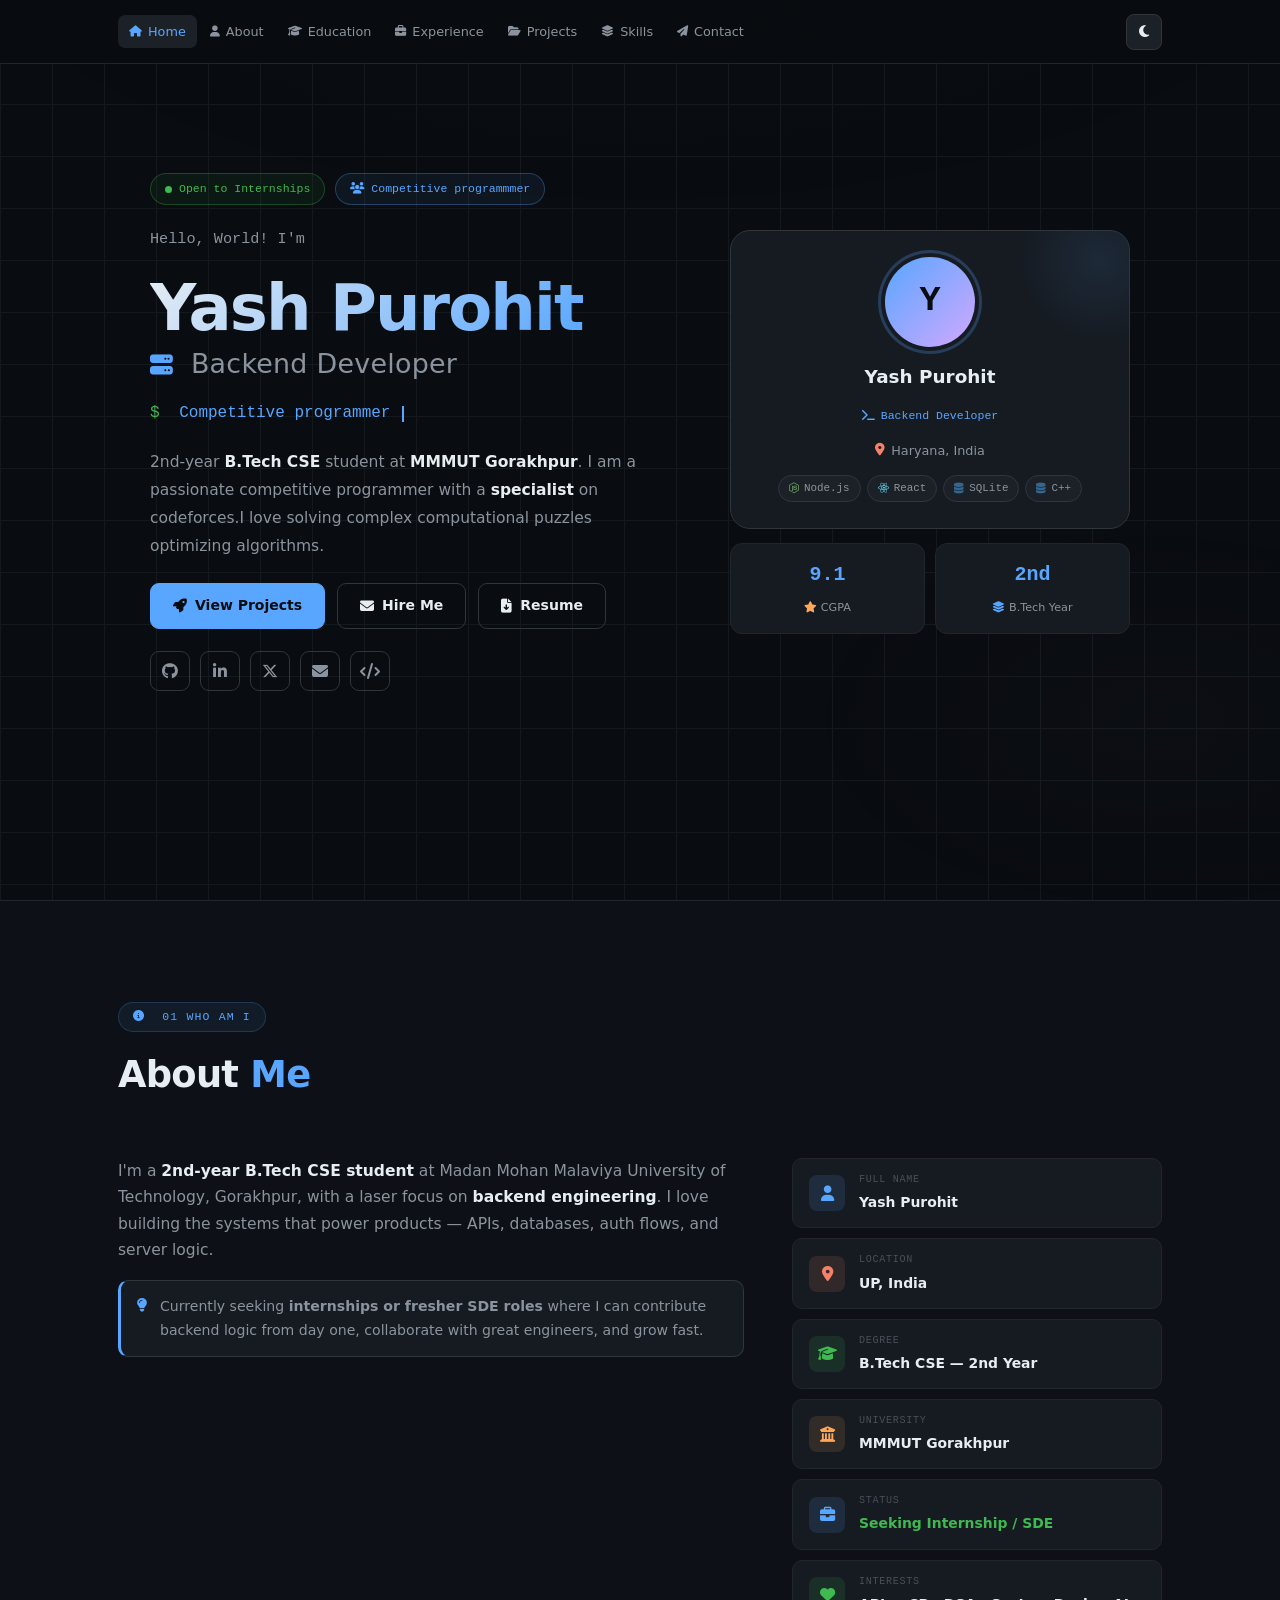
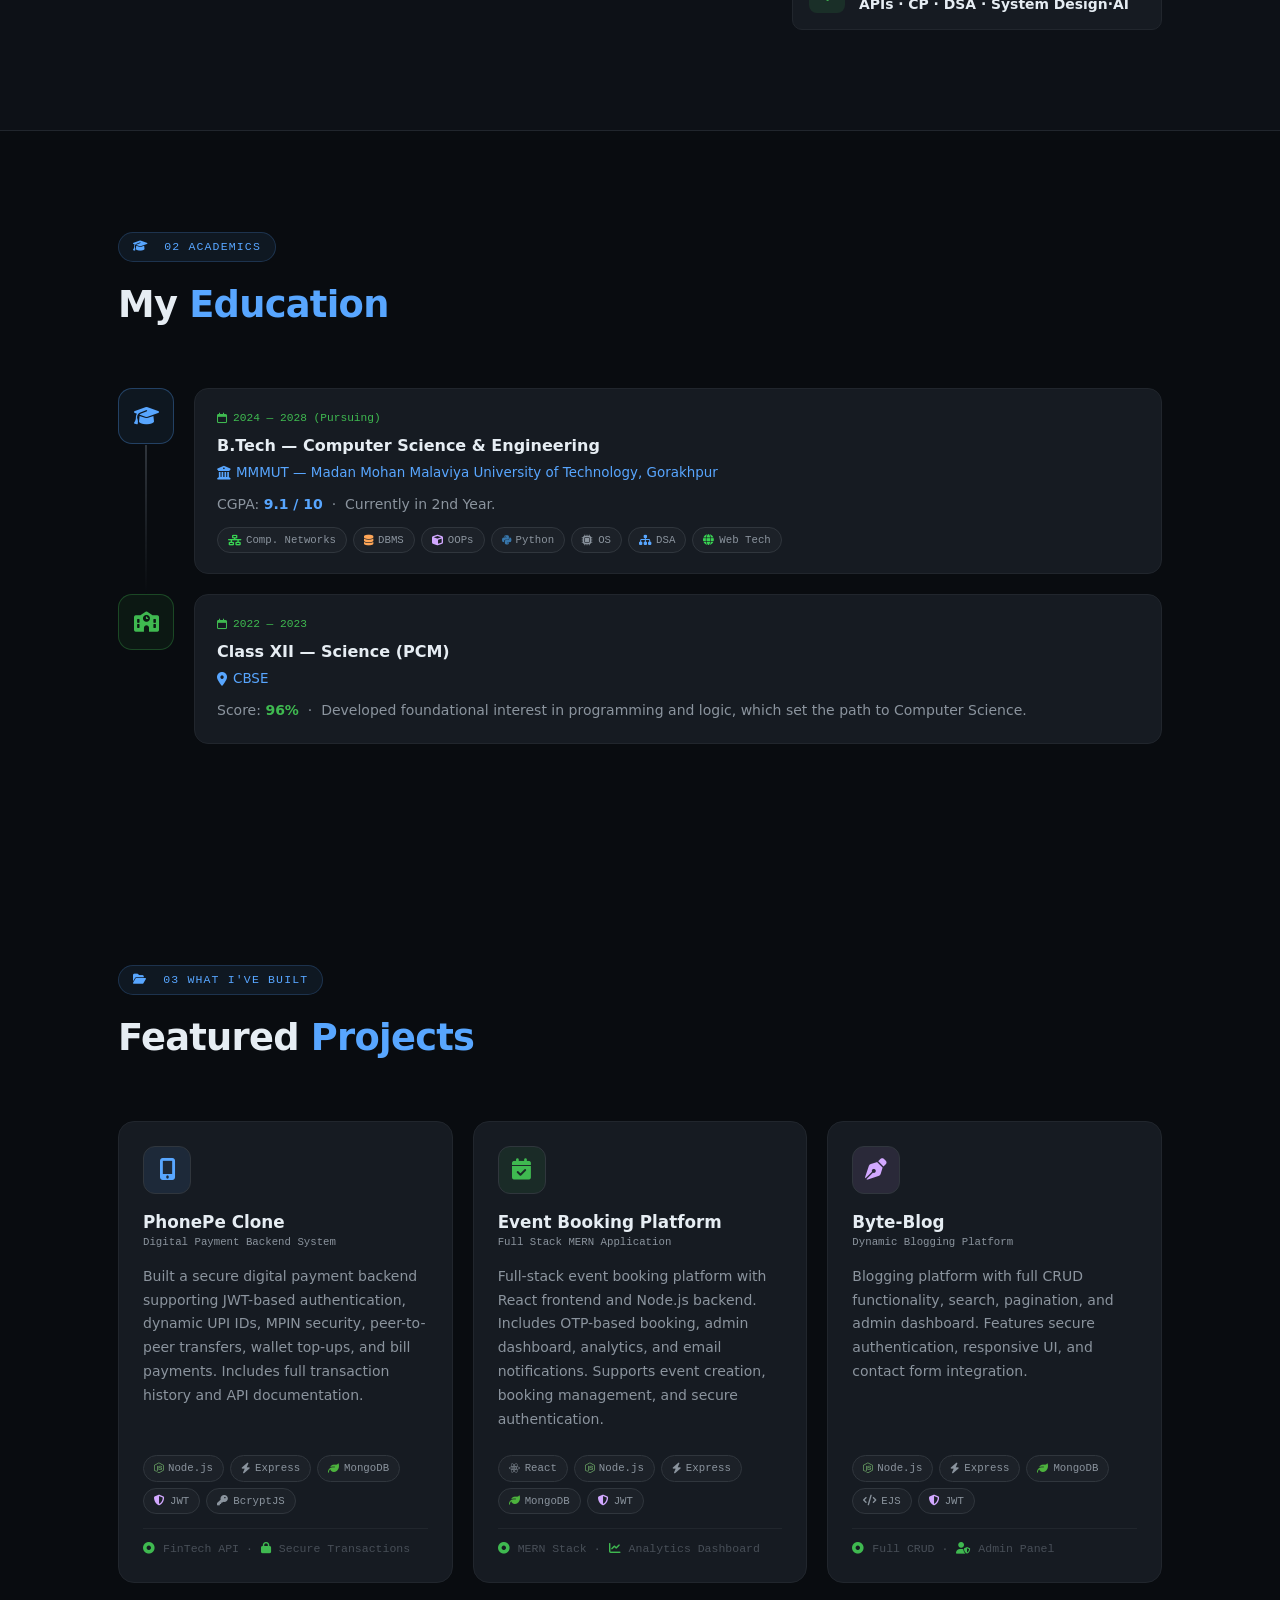
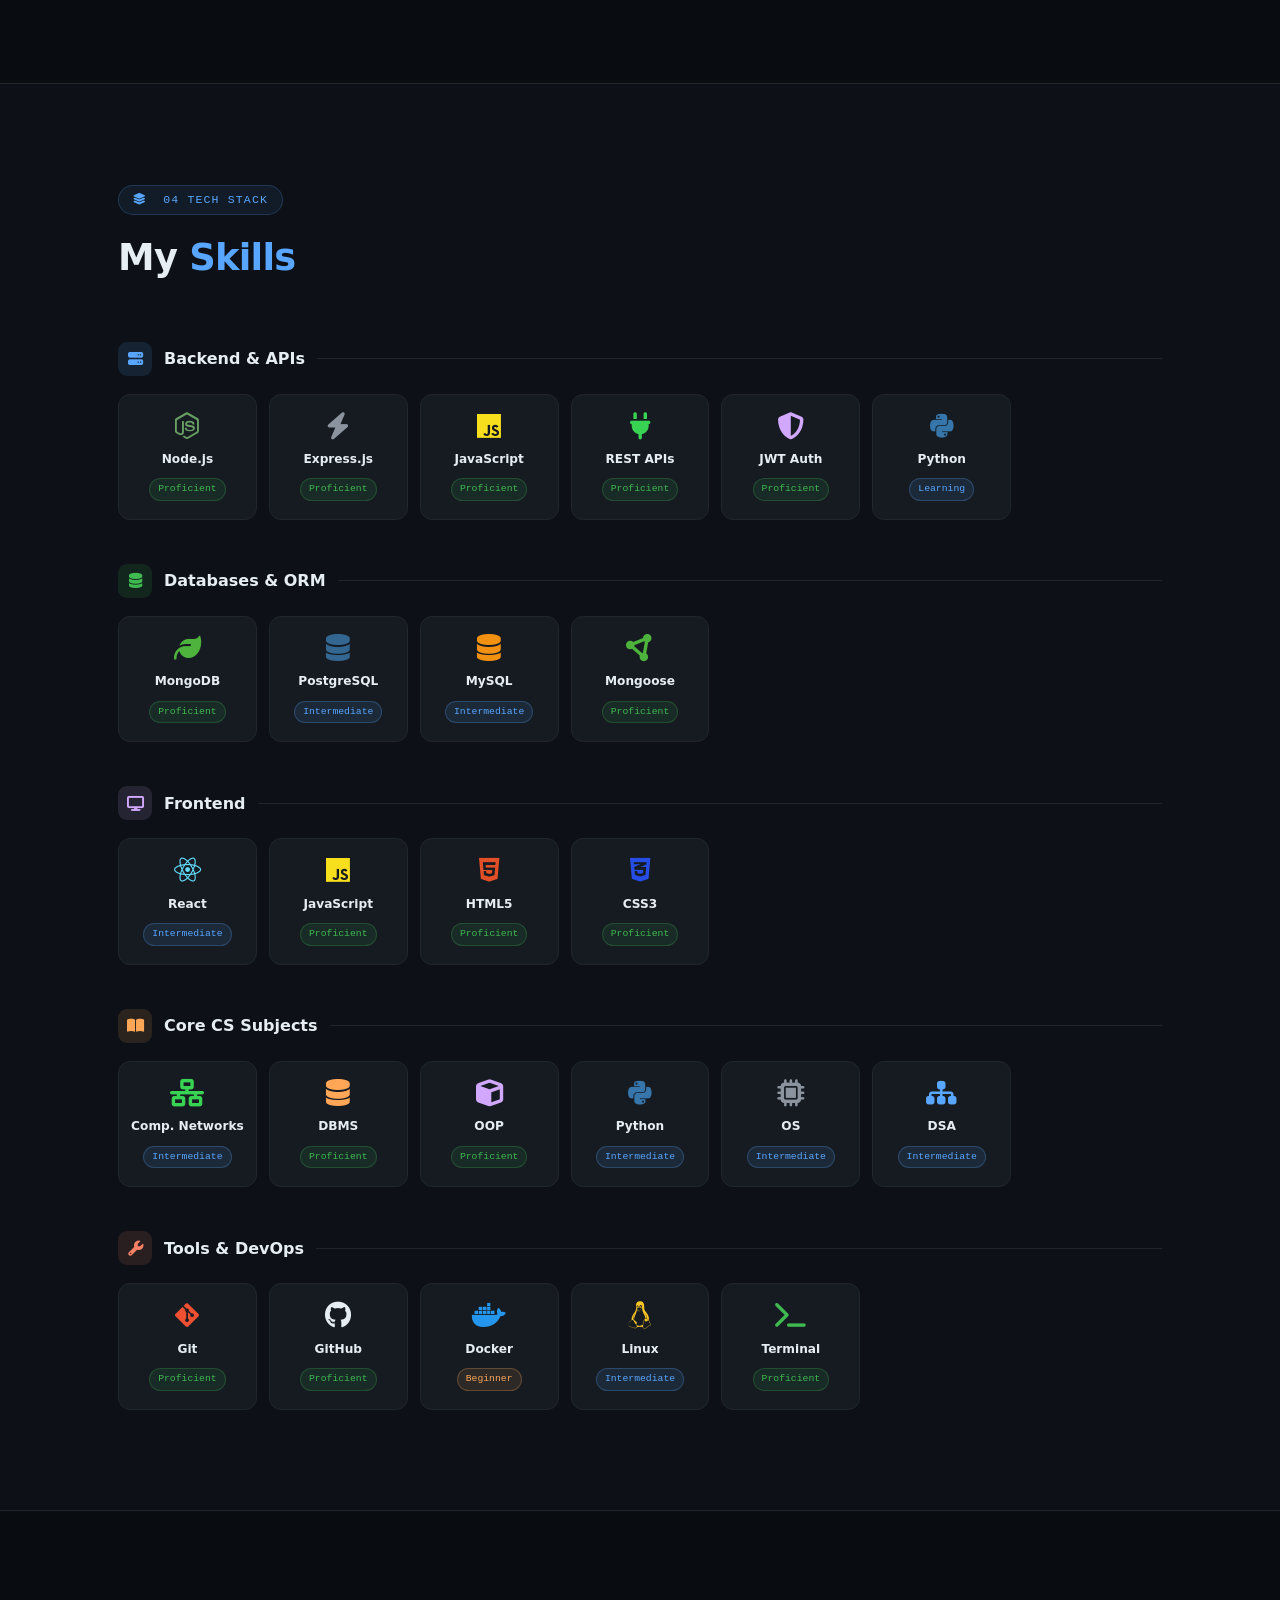
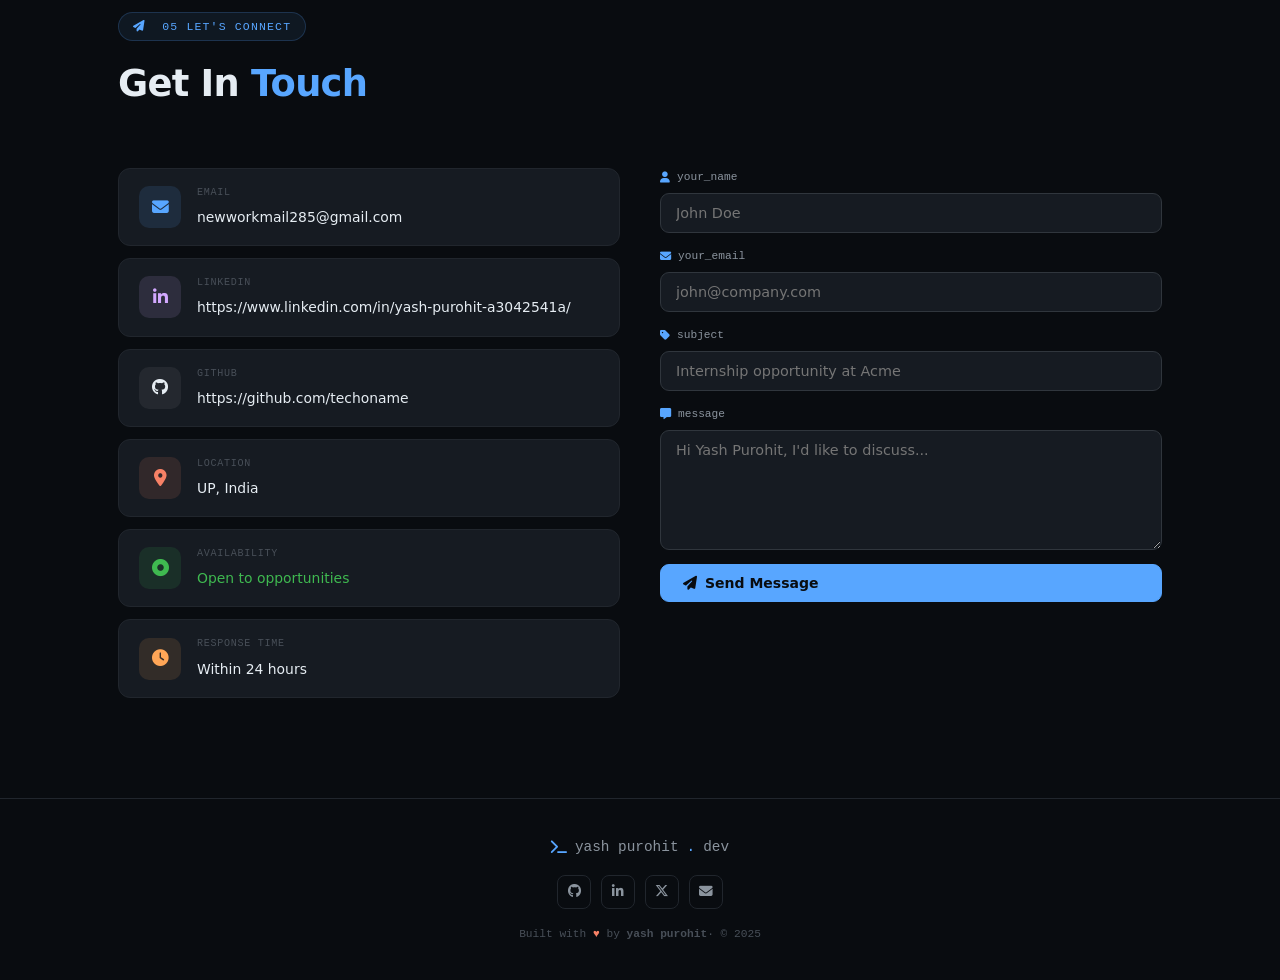
<file: portfolios/yash purohit/2hl/index.html>
<!DOCTYPE html>
<html lang="en" data-theme="dark">
<head>
<meta charset="UTF-8"/>
<meta name="viewport" content="width=device-width,initial-scale=1.0"/>
<title>Shubham</title>
<link rel="stylesheet" href="https://cdnjs.cloudflare.com/ajax/libs/font-awesome/6.5.0/css/all.min.css"/>
<link rel="stylesheet" href="portfolio.css">
</head>
<body>

<!-- ══ NAV ══ -->
<nav>
  <div class="container">
   
    <ul class="nav-links" id="nav-links">
      <li><a href="#hero"       class="nl active"><i class="fa-solid fa-house"></i>Home</a></li>
      <li><a href="#about"      class="nl"><i class="fa-solid fa-user"></i>About</a></li>
      <li><a href="#education"  class="nl"><i class="fa-solid fa-graduation-cap"></i>Education</a></li>
      <li><a href="#experience" class="nl"><i class="fa-solid fa-briefcase"></i>Experience</a></li>
      <li><a href="#projects"   class="nl"><i class="fa-solid fa-folder-open"></i>Projects</a></li>
      <li><a href="#skills"     class="nl"><i class="fa-solid fa-layer-group"></i>Skills</a></li>
      <li><a href="#contact"    class="nl"><i class="fa-solid fa-paper-plane"></i>Contact</a></li>
    </ul>
    <div class="nav-actions">
      <button id="theme-toggle" class="icon-btn" aria-label="Toggle theme"><i class="fa-solid fa-moon"></i></button>
      <button class="icon-btn hamburger" id="hamburger"><i class="fa-solid fa-bars"></i></button>
    </div>
  </div>
</nav>

<!-- Mobile Menu -->
<div class="mobile-menu" id="mobile-menu">
  <a href="#hero"       class="ml"><i class="fa-solid fa-house"></i>Home</a>
  <a href="#about"      class="ml"><i class="fa-solid fa-user"></i>About</a>
  <a href="#education"  class="ml"><i class="fa-solid fa-graduation-cap"></i>Education</a>
  <a href="#experience" class="ml"><i class="fa-solid fa-briefcase"></i>Experience</a>
  <a href="#projects"   class="ml"><i class="fa-solid fa-folder-open"></i>Projects</a>
  <a href="#skills"     class="ml"><i class="fa-solid fa-layer-group"></i>Skills</a>
  <a href="#contact"    class="ml"><i class="fa-solid fa-paper-plane"></i>Contact</a>
</div>

<!-- ══ HERO ══ -->
<section id="hero" class="section">
  <div class="container">
    <div class="hero-layout">

      <!-- LEFT -->
      <div class="hero-left">
        <div class="badge-row reveal">
          <div class="hero-badge badge-green"><div class="pulse"></div>Open to Internships</div>
          <div class="hero-badge badge-blue"><i class="fa-solid fa-users"></i>Competitive programmmer</div>
        </div>

        <div class="hero-greeting reveal d1"><span class="hi"> </span>Hello, World! I'm</div>

        <h1 class="hero-name reveal d2">
          <span class="nm">Yash Purohit</span>
          <!--check-->
          <span class="hero-sub"><i class="fa-solid fa-server" style="color:var(--accent);font-size:.85em"></i>&nbsp; Backend Developer</span>
        </h1>

        <div class="hero-role reveal d3">
          <span class="prompt">$&nbsp;</span><span id="typewriter"></span><span class="cursor"></span>
        </div>

        <p class="hero-bio reveal d3">
          2nd-year <strong>B.Tech CSE</strong> student at <strong>MMMUT Gorakhpur</strong>.
          I am a passionate competitive programmer with a <strong>specialist</strong> on codeforces.I love solving complex computational puzzles optimizing algorithms.
        </p>

        <div class="hero-cta reveal d4">
          <a href="#projects" class="btn btn-primary"><i class="fa-solid fa-rocket"></i>View Projects</a>
          <a href="#contact"  class="btn btn-ghost"><i class="fa-solid fa-envelope"></i>Hire Me</a>
          <a href="#"         class="btn btn-ghost" onclick="return false"><i class="fa-solid fa-file-arrow-down"></i>Resume</a>
        </div>
<!--check-->
        <div class="hero-socials reveal d4">
          <a href="https://github.com/techoname" class="soc" title="GitHub"><i class="fa-brands fa-github"></i></a>
          <a href="https://www.linkedin.com/in/yash-purohit-a3042541a/" class="soc" title="LinkedIn"><i class="fa-brands fa-linkedin-in"></i></a>
          <a href="#" class="soc" title="Twitter / X"><i class="fa-brands fa-x-twitter"></i></a>
          <a href="mailto:newworkmail285@gmail.com" class="soc" title="Email"><i class="fa-solid fa-envelope"></i></a>
          <a href="#" class="soc" title="LeetCode"><i class="fa-solid fa-code"></i></a>
        </div>
      </div>

      <!-- RIGHT -->
      <div class="hero-right">
        <div class="avatar-card reveal sr">
          <div class="avatar-ring">Y</div>
          <div class="avatar-name">Yash Purohit</div>
          <div class="avatar-role"><i class="fa-solid fa-terminal"></i>Backend Developer</div>
          <div class="avatar-loc"><i class="fa-solid fa-location-dot"></i>Haryana, India</div>
          <div class="avatar-chips">
            <span class="tag"><i class="fa-brands fa-node-js ic-node"></i>Node.js</span>
            <span class="tag"><i class="fa-brands fa-react ic-react"></i>React</span>
            <span class="tag"><i class="fa-solid fa-database ic-pg"></i>SQLite</span>
            <span class="tag"><i class="fa-solid fa-database ic-pg"></i>C++</span>
          </div>
        </div>

        <div class="stat-row reveal sr d1">
          <div class="stat-box"><span class="stat-val">9.1</span><span class="stat-lbl"><i class="fa-solid fa-star" style="color:var(--orange)"></i> CGPA</span></div>
          <div class="stat-box"><span class="stat-val">2nd</span><span class="stat-lbl"><i class="fa-solid fa-layer-group" style="color:var(--accent)"></i> B.Tech Year</span></div>
        </div>
      </div>

    </div>
  </div>
</section>

<!-- ══ ABOUT ══ -->
<section id="about" class="section">
  <div class="container">
    <div class="s-chip reveal"><i class="fa-solid fa-circle-info"></i>&nbsp;01  Who Am I</div>
    <h2 class="s-title reveal">About <span>Me</span></h2>
    <div class="about-grid">
      <div class="about-text reveal sl">
        <p>I'm a <strong>2nd-year B.Tech CSE student</strong> at Madan Mohan Malaviya University of Technology, Gorakhpur, with a laser focus on <strong>backend engineering</strong>. I love building the systems that power products — APIs, databases, auth flows, and server logic.</p>
        
        <div class="highlight">
          <i class="fa-solid fa-lightbulb"></i>
          <span>Currently seeking <strong>internships or fresher SDE roles</strong> where I can contribute backend logic from day one, collaborate with great engineers, and grow fast.</span>
        </div>
      </div>

      <div class="info-cards reveal sr">
        <div class="info-card"><div class="info-icon ii-blue"><i class="fa-solid fa-user"></i></div><div><small>Full Name</small><strong>Yash Purohit</strong></div></div>
        <div class="info-card"><div class="info-icon ii-red"><i class="fa-solid fa-location-dot"></i></div><div><small>Location</small><strong>UP, India</strong></div></div>
        <div class="info-card"><div class="info-icon ii-green"><i class="fa-solid fa-graduation-cap"></i></div><div><small>Degree</small><strong>B.Tech CSE — 2nd Year</strong></div></div>
        <div class="info-card"><div class="info-icon ii-orange"><i class="fa-solid fa-building-columns"></i></div><div><small>University</small><strong>MMMUT Gorakhpur</strong></div></div>
        <div class="info-card"><div class="info-icon ii-blue"><i class="fa-solid fa-briefcase"></i></div><div><small>Status</small><strong style="color:var(--green)">Seeking Internship / SDE</strong></div></div>
        <div class="info-card"><div class="info-icon ii-green"><i class="fa-solid fa-heart"></i></div><div><small>Interests</small><strong>APIs · CP · DSA  · System Design·AI</strong></div></div>
      </div>
    </div>
  </div>
</section>

<!-- ══ EDUCATION ══ -->
<section id="education" class="section">
  <div class="container">
    <div class="s-chip reveal"><i class="fa-solid fa-graduation-cap"></i>&nbsp;02  Academics</div>
    <h2 class="s-title reveal">My <span>Education</span></h2>
    <div class="timeline">

      <div class="tl-wrap reveal">
        <div class="tl-spine"><div class="tl-ico" style="color:var(--accent);border-color:rgba(88,166,255,.3);background:rgba(88,166,255,.07)"><i class="fa-solid fa-graduation-cap"></i></div></div>
        <div class="tl-body">
          <div class="tl-date"><i class="fa-regular fa-calendar"></i>2024 — 2028 (Pursuing)</div>
          <div class="tl-ttl">B.Tech — Computer Science &amp; Engineering</div>
          <div class="tl-org"><i class="fa-solid fa-building-columns"></i>MMMUT — Madan Mohan Malaviya University of Technology, Gorakhpur</div>
          <div class="tl-txt">CGPA: <strong style="color:var(--accent)">9.1 / 10</strong> &nbsp;·&nbsp; Currently in 2nd Year.</div>
          <div class="chips">
            <span class="chip"><i class="fa-solid fa-network-wired ic-cn"></i>Comp. Networks</span>
            <span class="chip"><i class="fa-solid fa-database ic-dbms"></i>DBMS</span>
            <span class="chip"><i class="fa-solid fa-cube ic-oops"></i>OOPs</span>
            <span class="chip"><i class="fa-brands fa-python ic-py"></i>Python</span>
            <span class="chip"><i class="fa-solid fa-microchip" style="color:var(--muted)"></i>OS</span>
            <span class="chip"><i class="fa-solid fa-sitemap" style="color:var(--accent)"></i>DSA</span>
            <span class="chip"><i class="fa-solid fa-globe ic-cn"></i>Web Tech</span>
          </div>
        </div>
      </div>

      <div class="tl-wrap reveal d1">
        <div class="tl-spine"><div class="tl-ico" style="color:var(--green);border-color:rgba(63,185,80,.3);background:rgba(63,185,80,.07)"><i class="fa-solid fa-school"></i></div></div>
        <div class="tl-body">
          <div class="tl-date"><i class="fa-regular fa-calendar"></i>2022 — 2023</div>
          <div class="tl-ttl">Class XII — Science (PCM)</div>
          <div class="tl-org"><i class="fa-solid fa-location-dot"></i>CBSE</div>
          <div class="tl-txt">Score: <strong style="color:var(--green)">96%</strong> &nbsp;·&nbsp; Developed foundational interest in programming and logic, which set the path to Computer Science.</div>
        </div>
      </div>

    </div>
  </div>
</section>

<!-- ══ PROJECTS ══ -->
<section id="projects" class="section">
  <div class="container">
    <div class="s-chip reveal">
      <i class="fa-solid fa-folder-open"></i>&nbsp;03 What I've Built
    </div>
    <h2 class="s-title reveal">Featured <span>Projects</span></h2>

    <div class="projects-grid">

      <!-- PHONEPE CLONE -->
      <div class="proj reveal">
        <div class="proj-hd">
          <div class="proj-ico pi-blue">
            <i class="fa-solid fa-mobile-screen-button"></i>
          </div>
          <div class="proj-acts">
            
          </div>
        </div>

        <div>
          <div class="proj-name">PhonePe Clone</div>
          <div class="proj-sub">Digital Payment Backend System</div>
        </div>

        <div class="proj-desc">
          Built a secure digital payment backend supporting JWT-based authentication,
          dynamic UPI IDs, MPIN security, peer-to-peer transfers, wallet top-ups,
          and bill payments. Includes full transaction history and API documentation.
        </div>

        <div class="chips">
          <span class="chip"><i class="fa-brands fa-node-js ic-node"></i>Node.js</span>
          <span class="chip"><i class="fa-solid fa-bolt ic-expr"></i>Express</span>
          <span class="chip"><i class="fa-solid fa-leaf ic-mongo"></i>MongoDB</span>
          <span class="chip"><i class="fa-solid fa-shield-halved ic-jwt"></i>JWT</span>
          <span class="chip"><i class="fa-solid fa-key"></i>BcryptJS</span>
        </div>

        <div class="proj-footer">
          <i class="fa-solid fa-circle-dot"></i>FinTech API ·
          <i class="fa-solid fa-lock"></i>Secure Transactions
        </div>
      </div>


      <!-- EVENT BOOKING FULL STACK -->
      <div class="proj reveal d1">
        <div class="proj-hd">
          <div class="proj-ico pi-green">
            <i class="fa-solid fa-calendar-check"></i>
          </div>
          <div class="proj-acts">
            
            
          </div>
        </div>

        <div>
          <div class="proj-name">Event Booking Platform</div>
          <div class="proj-sub">Full Stack MERN Application</div>
        </div>

        <div class="proj-desc">
          Full-stack event booking platform with React frontend and Node.js backend.
          Includes OTP-based booking, admin dashboard, analytics, and email notifications.
          Supports event creation, booking management, and secure authentication.
        </div>

        <div class="chips">
          <span class="chip"><i class="fa-brands fa-react"></i>React</span>
          <span class="chip"><i class="fa-brands fa-node-js ic-node"></i>Node.js</span>
          <span class="chip"><i class="fa-solid fa-bolt ic-expr"></i>Express</span>
          <span class="chip"><i class="fa-solid fa-leaf ic-mongo"></i>MongoDB</span>
          <span class="chip"><i class="fa-solid fa-shield-halved ic-jwt"></i>JWT</span>
        </div>

        <div class="proj-footer">
          <i class="fa-solid fa-circle-dot"></i>MERN Stack ·
          <i class="fa-solid fa-chart-line"></i>Analytics Dashboard
        </div>
      </div>


      <!-- BYTE BLOG -->
      <div class="proj reveal d2">
        <div class="proj-hd">
          <div class="proj-ico pi-purple">
            <i class="fa-solid fa-pen-nib"></i>
          </div>
          <div class="proj-acts">
            
          </div>
        </div>

        <div>
          <div class="proj-name">Byte-Blog</div>
          <div class="proj-sub">Dynamic Blogging Platform</div>
        </div>

        <div class="proj-desc">
          Blogging platform with full CRUD functionality, search, pagination,
          and admin dashboard. Features secure authentication, responsive UI,
          and contact form integration.
        </div>

        <div class="chips">
          <span class="chip"><i class="fa-brands fa-node-js ic-node"></i>Node.js</span>
          <span class="chip"><i class="fa-solid fa-bolt ic-expr"></i>Express</span>
          <span class="chip"><i class="fa-solid fa-leaf ic-mongo"></i>MongoDB</span>
          <span class="chip"><i class="fa-solid fa-code"></i>EJS</span>
          <span class="chip"><i class="fa-solid fa-shield-halved ic-jwt"></i>JWT</span>
        </div>

        <div class="proj-footer">
          <i class="fa-solid fa-circle-dot"></i>Full CRUD ·
          <i class="fa-solid fa-user-shield"></i>Admin Panel
        </div>
      </div>

    </div>
  </div>
</section>

<!-- ══ SKILLS ══ -->
<section id="skills" class="section">
  <div class="container">
    <div class="s-chip reveal"><i class="fa-solid fa-layer-group"></i>&nbsp;04  Tech Stack</div>
    <h2 class="s-title reveal">My <span>Skills</span></h2>
    <div class="skill-sections">

      <!-- Backend -->
      <div class="reveal">
        <div class="skill-hd">
          <div class="skill-hd-icon ii-blue"><i class="fa-solid fa-server"></i></div>
          <span class="skill-hd-label">Backend &amp; APIs</span>
          <div class="skill-hd-line"></div>
        </div>
        <div class="skills-grid">
          <div class="sk"><i class="fa-brands fa-node-js ic-node"></i><span class="sk-name">Node.js</span><span class="sk-lv lv-pro">Proficient</span></div>
          <div class="sk"><i class="fa-solid fa-bolt ic-expr"></i><span class="sk-name">Express.js</span><span class="sk-lv lv-pro">Proficient</span></div>
          <div class="sk"><i class="fa-brands fa-js ic-js"></i><span class="sk-name">JavaScript</span><span class="sk-lv lv-pro">Proficient</span></div>
          <div class="sk"><i class="fa-solid fa-plug ic-cn"></i><span class="sk-name">REST APIs</span><span class="sk-lv lv-pro">Proficient</span></div>
          <div class="sk"><i class="fa-solid fa-shield-halved ic-jwt"></i><span class="sk-name">JWT Auth</span><span class="sk-lv lv-pro">Proficient</span></div>
          <div class="sk"><i class="fa-brands fa-python ic-py"></i><span class="sk-name">Python</span><span class="sk-lv lv-int">Learning</span></div>
        </div>
      </div>

      <!-- Databases -->
      <div class="reveal d1">
        <div class="skill-hd">
          <div class="skill-hd-icon ii-green"><i class="fa-solid fa-database"></i></div>
          <span class="skill-hd-label">Databases &amp; ORM</span>
          <div class="skill-hd-line"></div>
        </div>
        <div class="skills-grid">
          <div class="sk"><i class="fa-solid fa-leaf ic-mongo"></i><span class="sk-name">MongoDB</span><span class="sk-lv lv-pro">Proficient</span></div>
          <div class="sk"><i class="fa-solid fa-database ic-pg"></i><span class="sk-name">PostgreSQL</span><span class="sk-lv lv-int">Intermediate</span></div>
          <div class="sk"><i class="fa-solid fa-database" style="color:#f29111"></i><span class="sk-name">MySQL</span><span class="sk-lv lv-int">Intermediate</span></div>
          <div class="sk"><i class="fa-solid fa-circle-nodes ic-mongo"></i><span class="sk-name">Mongoose</span><span class="sk-lv lv-pro">Proficient</span></div>
        </div>
      </div>

      <!-- Frontend -->
      <div class="reveal d2">
        <div class="skill-hd">
          <div class="skill-hd-icon ii-purple"><i class="fa-solid fa-display"></i></div>
          <span class="skill-hd-label">Frontend</span>
          <div class="skill-hd-line"></div>
        </div>
        <div class="skills-grid">
          <div class="sk"><i class="fa-brands fa-react ic-react"></i><span class="sk-name">React</span><span class="sk-lv lv-int">Intermediate</span></div>
          <div class="sk"><i class="fa-brands fa-js ic-js"></i><span class="sk-name">JavaScript</span><span class="sk-lv lv-pro">Proficient</span></div>
          <div class="sk"><i class="fa-brands fa-html5 ic-html"></i><span class="sk-name">HTML5</span><span class="sk-lv lv-pro">Proficient</span></div>
          <div class="sk"><i class="fa-brands fa-css3-alt ic-css"></i><span class="sk-name">CSS3</span><span class="sk-lv lv-pro">Proficient</span></div>
        </div>
      </div>

      <!-- Core Subjects -->
      <div class="reveal d3">
        <div class="skill-hd">
          <div class="skill-hd-icon ii-orange"><i class="fa-solid fa-book-open"></i></div>
          <span class="skill-hd-label">Core CS Subjects</span>
          <div class="skill-hd-line"></div>
        </div>
        <div class="skills-grid">
          <div class="sk"><i class="fa-solid fa-network-wired ic-cn"></i><span class="sk-name">Comp. Networks</span><span class="sk-lv lv-int">Intermediate</span></div>
          <div class="sk"><i class="fa-solid fa-database ic-dbms"></i><span class="sk-name">DBMS</span><span class="sk-lv lv-pro">Proficient</span></div>
          <div class="sk"><i class="fa-solid fa-cube ic-oops"></i><span class="sk-name">OOP</span><span class="sk-lv lv-pro">Proficient</span></div>
          <div class="sk"><i class="fa-brands fa-python ic-py"></i><span class="sk-name">Python</span><span class="sk-lv lv-int">Intermediate</span></div>
          <div class="sk"><i class="fa-solid fa-microchip" style="color:var(--muted)"></i><span class="sk-name">OS</span><span class="sk-lv lv-int">Intermediate</span></div>
          <div class="sk"><i class="fa-solid fa-sitemap" style="color:var(--accent)"></i><span class="sk-name">DSA</span><span class="sk-lv lv-int">Intermediate</span></div>
        </div>
      </div>

      <!-- Tools -->
      <div class="reveal d4">
        <div class="skill-hd">
          <div class="skill-hd-icon ii-red"><i class="fa-solid fa-wrench"></i></div>
          <span class="skill-hd-label">Tools &amp; DevOps</span>
          <div class="skill-hd-line"></div>
        </div>
        <div class="skills-grid">
          <div class="sk"><i class="fa-brands fa-git-alt ic-git"></i><span class="sk-name">Git</span><span class="sk-lv lv-pro">Proficient</span></div>
          <div class="sk"><i class="fa-brands fa-github" style="color:var(--text)"></i><span class="sk-name">GitHub</span><span class="sk-lv lv-pro">Proficient</span></div>
          <div class="sk"><i class="fa-brands fa-docker ic-docker"></i><span class="sk-name">Docker</span><span class="sk-lv lv-beg">Beginner</span></div>
          <div class="sk"><i class="fa-brands fa-linux ic-linux"></i><span class="sk-name">Linux</span><span class="sk-lv lv-int">Intermediate</span></div>
          <div class="sk"><i class="fa-solid fa-terminal" style="color:var(--green)"></i><span class="sk-name">Terminal</span><span class="sk-lv lv-pro">Proficient</span></div>
        </div>
      </div>

    </div>
  </div>
</section>

<!-- ══ CONTACT ══ -->
<section id="contact" class="section">
  <div class="container">
    <div class="s-chip reveal"><i class="fa-solid fa-paper-plane"></i>&nbsp;05  Let's Connect</div>
    <h2 class="s-title reveal">Get In <span>Touch</span></h2>
    <div class="contact-grid">

      <div class="c-cards reveal sl">
        <div class="c-card"><div class="c-ico ii-blue"><i class="fa-solid fa-envelope"></i></div><div><small>Email</small><a href="mailto:newworkmail285@gmail.com">newworkmail285@gmail.com</a></div></div>
        <div class="c-card"><div class="c-ico ii-purple"><i class="fa-brands fa-linkedin-in"></i></div><div><small>LinkedIn</small><a href="https://www.linkedin.com/in/yash-purohit-a3042541a/">https://www.linkedin.com/in/yash-purohit-a3042541a/</a></div></div>
        <div class="c-card"><div class="c-ico" style="background:rgba(255,255,255,.06);color:var(--text)"><i class="fa-brands fa-github"></i></div><div><small>GitHub</small><a href="https://github.com/techoname">https://github.com/techoname</a></div></div>
        <div class="c-card"><div class="c-ico ii-red"><i class="fa-solid fa-location-dot"></i></div><div><small>Location</small><span>UP, India</span></div></div>
        <div class="c-card"><div class="c-ico ii-green"><i class="fa-solid fa-circle-dot"></i></div><div><small>Availability</small><span style="color:var(--green)">Open to opportunities</span></div></div>
        <div class="c-card"><div class="c-ico ii-orange"><i class="fa-solid fa-clock"></i></div><div><small>Response Time</small><span>Within 24 hours</span></div></div>
      </div>

      <div class="c-form reveal sr">
        <div class="fg"><label><i class="fa-solid fa-user"></i>your_name</label><input type="text" id="cn" placeholder="John Doe"/></div>
        <div class="fg"><label><i class="fa-solid fa-envelope"></i>your_email</label><input type="email" id="ce" placeholder="john@company.com"/></div>
        <div class="fg"><label><i class="fa-solid fa-tag"></i>subject</label><input type="text" id="cs" placeholder="Internship opportunity at Acme"/></div>
        <div class="fg"><label><i class="fa-solid fa-message"></i>message</label><textarea id="cm" placeholder="Hi Yash Purohit, I'd like to discuss..."></textarea></div>
        <div id="fm"></div>
        <button class="btn btn-primary" id="send-btn" onclick="sendMsg()">
          <i class="fa-solid fa-paper-plane"></i>Send Message
        </button>
      </div>

    </div>
  </div>
</section>

<!-- ══ FOOTER ══ -->
<footer>
  <div class="container">
    <div class="footer-inner">
      <div class="footer-logo"><i class="fa-solid fa-terminal" style="color:var(--accent)"></i>yash purohit<span class="fl-dot">.</span>dev</div>
      <div class="footer-soc">
        <a href="https://github.com/techoname" title="GitHub"><i class="fa-brands fa-github"></i></a>
        <a href="https://www.linkedin.com/in/yash-purohit-a3042541a/" title="LinkedIn"><i class="fa-brands fa-linkedin-in"></i></a>
        <a href="#" title="Twitter"><i class="fa-brands fa-x-twitter"></i></a>
        <a href="mailto:newworkmail285@gmail.com" title="Email"><i class="fa-solid fa-envelope"></i></a>
      </div>
      <div class="footer-copy">Built with <span>♥</span> by <strong>yash purohit</strong>· © 2025</div>
    </div>
  </div>
</footer>

   <script src="portfolio.js"></script>
</body>
</html>
</file>
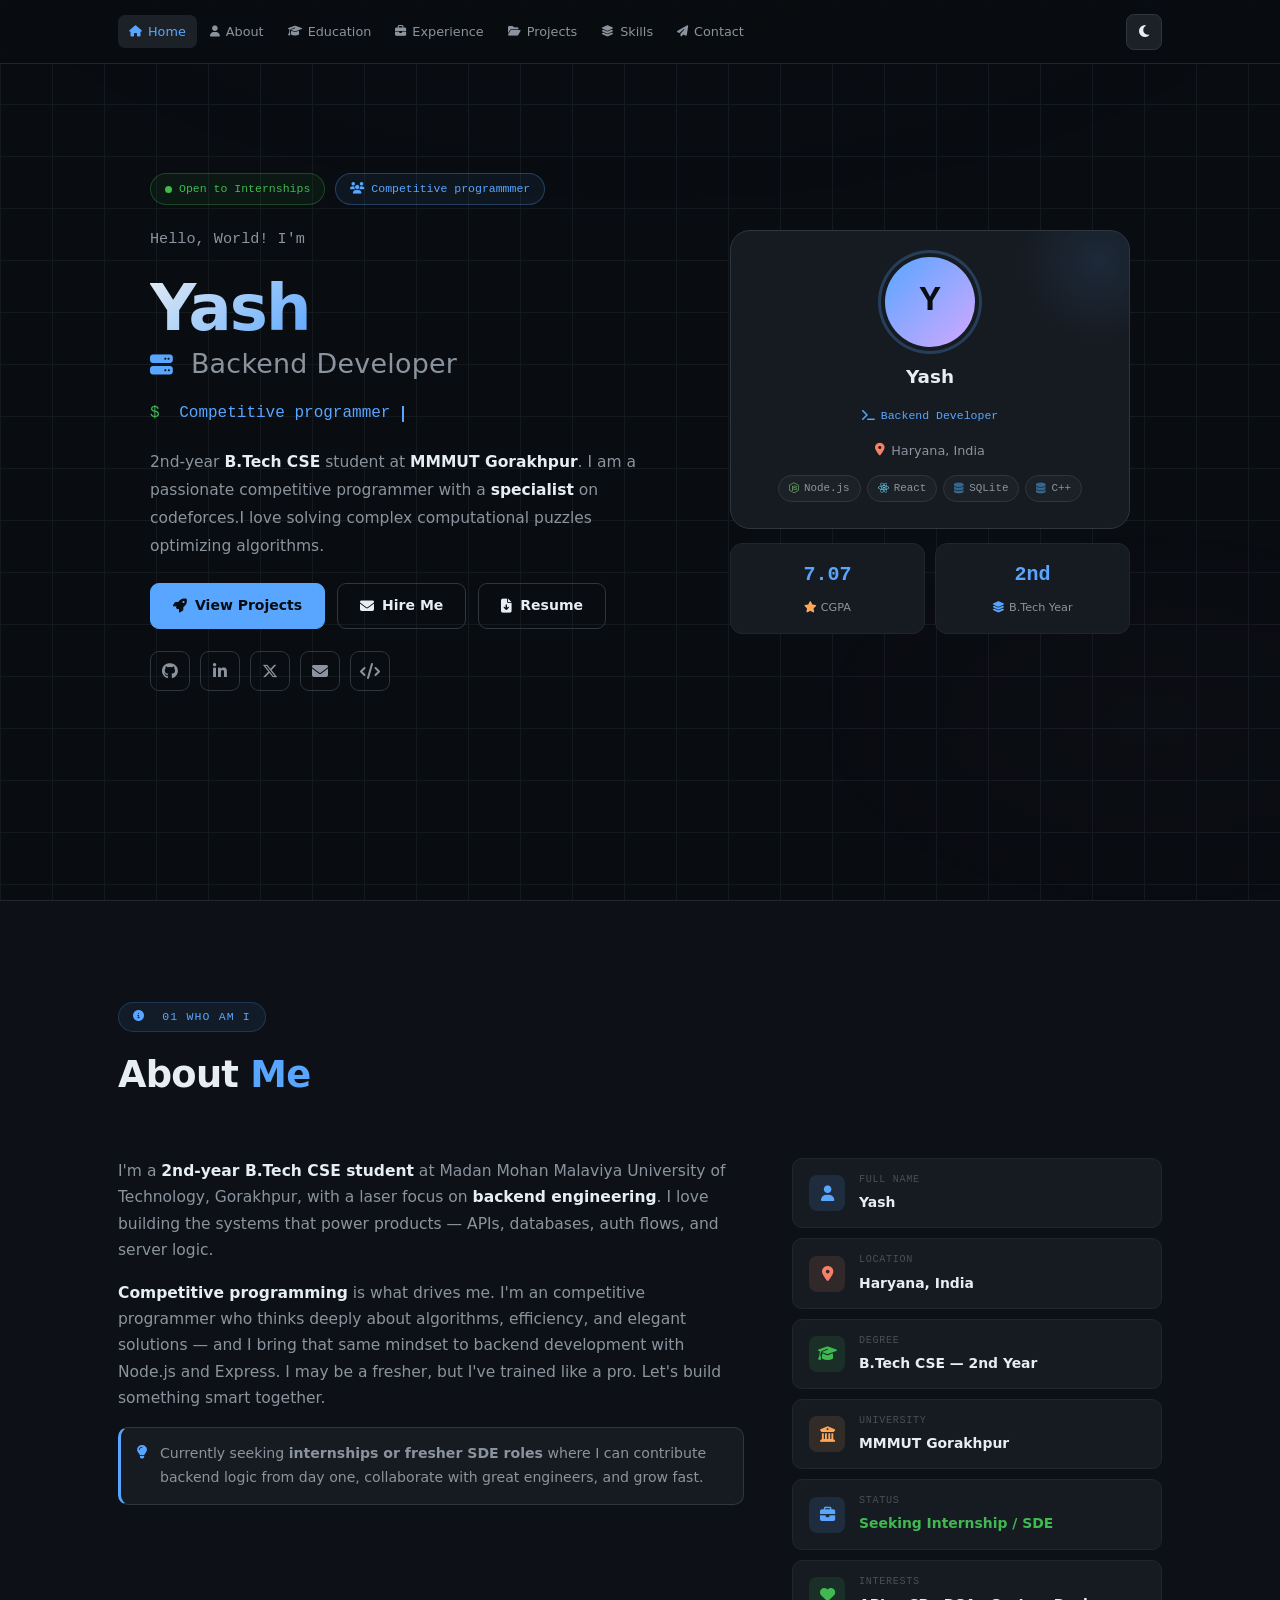
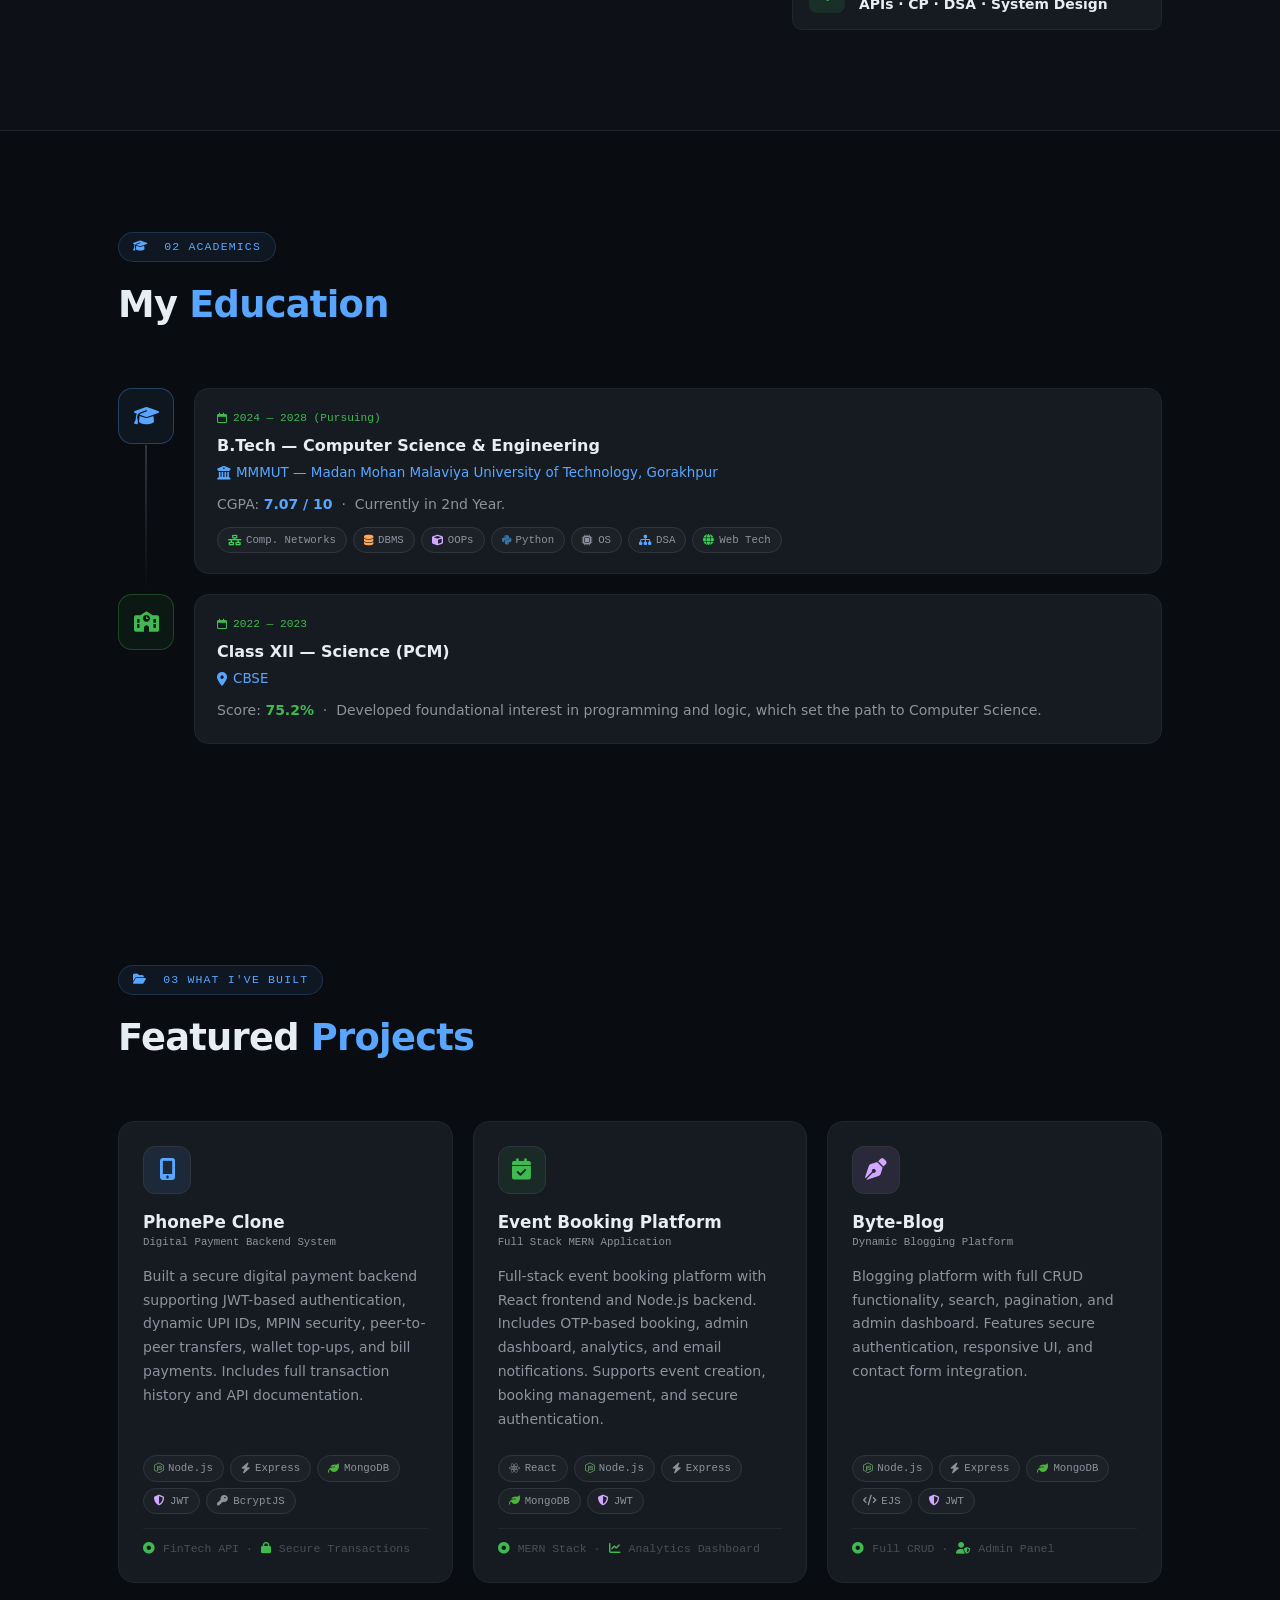
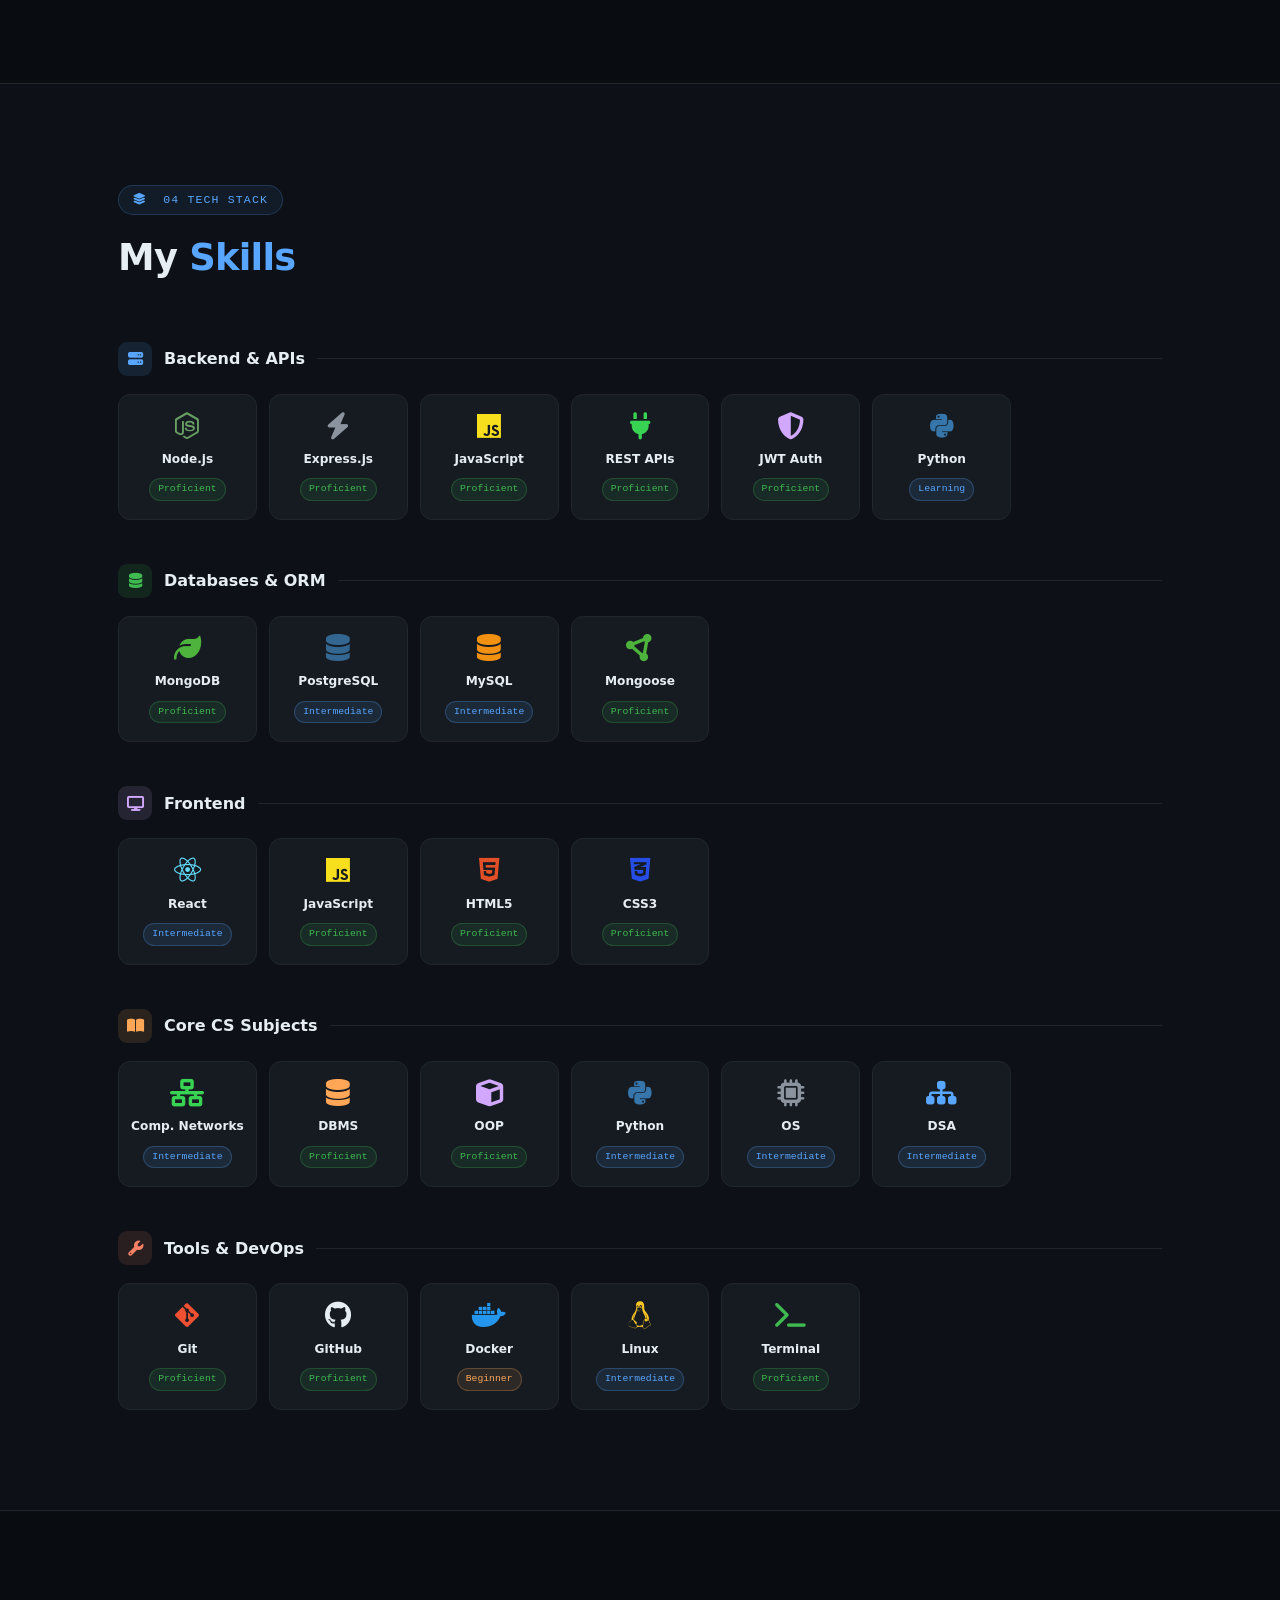
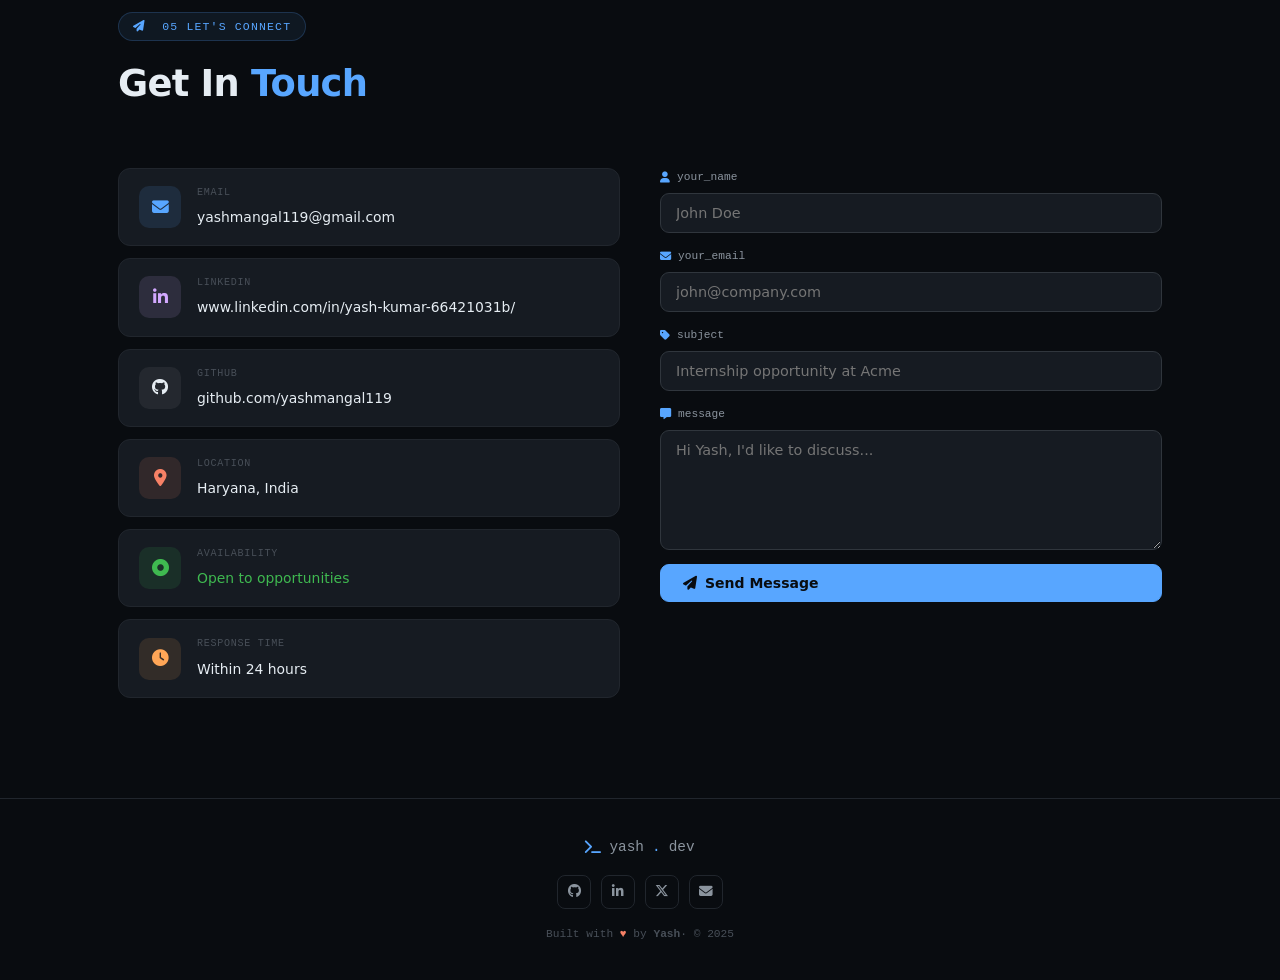
<file: portfolios/yash/2hl/index.html>
<!DOCTYPE html>
<html lang="en" data-theme="dark">
<head>
<meta charset="UTF-8"/>
<meta name="viewport" content="width=device-width,initial-scale=1.0"/>
<title>Shubham</title>
<link rel="stylesheet" href="https://cdnjs.cloudflare.com/ajax/libs/font-awesome/6.5.0/css/all.min.css"/>
<link rel="stylesheet" href="portfolio.css">
</head>
<body>

<!-- ══ NAV ══ -->
<nav>
  <div class="container">
   
    <ul class="nav-links" id="nav-links">
      <li><a href="#hero"       class="nl active"><i class="fa-solid fa-house"></i>Home</a></li>
      <li><a href="#about"      class="nl"><i class="fa-solid fa-user"></i>About</a></li>
      <li><a href="#education"  class="nl"><i class="fa-solid fa-graduation-cap"></i>Education</a></li>
      <li><a href="#experience" class="nl"><i class="fa-solid fa-briefcase"></i>Experience</a></li>
      <li><a href="#projects"   class="nl"><i class="fa-solid fa-folder-open"></i>Projects</a></li>
      <li><a href="#skills"     class="nl"><i class="fa-solid fa-layer-group"></i>Skills</a></li>
      <li><a href="#contact"    class="nl"><i class="fa-solid fa-paper-plane"></i>Contact</a></li>
    </ul>
    <div class="nav-actions">
      <button id="theme-toggle" class="icon-btn" aria-label="Toggle theme"><i class="fa-solid fa-moon"></i></button>
      <button class="icon-btn hamburger" id="hamburger"><i class="fa-solid fa-bars"></i></button>
    </div>
  </div>
</nav>

<!-- Mobile Menu -->
<div class="mobile-menu" id="mobile-menu">
  <a href="#hero"       class="ml"><i class="fa-solid fa-house"></i>Home</a>
  <a href="#about"      class="ml"><i class="fa-solid fa-user"></i>About</a>
  <a href="#education"  class="ml"><i class="fa-solid fa-graduation-cap"></i>Education</a>
  <a href="#experience" class="ml"><i class="fa-solid fa-briefcase"></i>Experience</a>
  <a href="#projects"   class="ml"><i class="fa-solid fa-folder-open"></i>Projects</a>
  <a href="#skills"     class="ml"><i class="fa-solid fa-layer-group"></i>Skills</a>
  <a href="#contact"    class="ml"><i class="fa-solid fa-paper-plane"></i>Contact</a>
</div>

<!-- ══ HERO ══ -->
<section id="hero" class="section">
  <div class="container">
    <div class="hero-layout">

      <!-- LEFT -->
      <div class="hero-left">
        <div class="badge-row reveal">
          <div class="hero-badge badge-green"><div class="pulse"></div>Open to Internships</div>
          <div class="hero-badge badge-blue"><i class="fa-solid fa-users"></i>Competitive programmmer</div>
        </div>

        <div class="hero-greeting reveal d1"><span class="hi"> </span>Hello, World! I'm</div>

        <h1 class="hero-name reveal d2">
          <span class="nm">Yash</span>
          <!--check-->
          <span class="hero-sub"><i class="fa-solid fa-server" style="color:var(--accent);font-size:.85em"></i>&nbsp; Backend Developer</span>
        </h1>

        <div class="hero-role reveal d3">
          <span class="prompt">$&nbsp;</span><span id="typewriter"></span><span class="cursor"></span>
        </div>

        <p class="hero-bio reveal d3">
          2nd-year <strong>B.Tech CSE</strong> student at <strong>MMMUT Gorakhpur</strong>.
          I am a passionate competitive programmer with a <strong>specialist</strong> on codeforces.I love solving complex computational puzzles optimizing algorithms.
        </p>

        <div class="hero-cta reveal d4">
          <a href="#projects" class="btn btn-primary"><i class="fa-solid fa-rocket"></i>View Projects</a>
          <a href="#contact"  class="btn btn-ghost"><i class="fa-solid fa-envelope"></i>Hire Me</a>
          <a href="#"         class="btn btn-ghost" onclick="return false"><i class="fa-solid fa-file-arrow-down"></i>Resume</a>
        </div>
<!--check-->
        <div class="hero-socials reveal d4">
          <a href="https://github.com/yashmangal119" class="soc" title="GitHub"><i class="fa-brands fa-github"></i></a>
          <a href="www.linkedin.com/in/yash-kumar-66421031b/" class="soc" title="LinkedIn"><i class="fa-brands fa-linkedin-in"></i></a>
          <a href="#" class="soc" title="Twitter / X"><i class="fa-brands fa-x-twitter"></i></a>
          <a href="mailto:yashmangal119@gmail.com" class="soc" title="Email"><i class="fa-solid fa-envelope"></i></a>
          <a href="#" class="soc" title="LeetCode"><i class="fa-solid fa-code"></i></a>
        </div>
      </div>

      <!-- RIGHT -->
      <div class="hero-right">
        <div class="avatar-card reveal sr">
          <div class="avatar-ring">Y</div>
          <div class="avatar-name">Yash</div>
          <div class="avatar-role"><i class="fa-solid fa-terminal"></i>Backend Developer</div>
          <div class="avatar-loc"><i class="fa-solid fa-location-dot"></i>Haryana, India</div>
          <div class="avatar-chips">
            <span class="tag"><i class="fa-brands fa-node-js ic-node"></i>Node.js</span>
            <span class="tag"><i class="fa-brands fa-react ic-react"></i>React</span>
            <span class="tag"><i class="fa-solid fa-database ic-pg"></i>SQLite</span>
            <span class="tag"><i class="fa-solid fa-database ic-pg"></i>C++</span>
          </div>
        </div>

        <div class="stat-row reveal sr d1">
          <div class="stat-box"><span class="stat-val">7.07</span><span class="stat-lbl"><i class="fa-solid fa-star" style="color:var(--orange)"></i> CGPA</span></div>
          <div class="stat-box"><span class="stat-val">2nd</span><span class="stat-lbl"><i class="fa-solid fa-layer-group" style="color:var(--accent)"></i> B.Tech Year</span></div>
        </div>
      </div>

    </div>
  </div>
</section>

<!-- ══ ABOUT ══ -->
<section id="about" class="section">
  <div class="container">
    <div class="s-chip reveal"><i class="fa-solid fa-circle-info"></i>&nbsp;01  Who Am I</div>
    <h2 class="s-title reveal">About <span>Me</span></h2>
    <div class="about-grid">
      <div class="about-text reveal sl">
        <p>I'm a <strong>2nd-year B.Tech CSE student</strong> at Madan Mohan Malaviya University of Technology, Gorakhpur, with a laser focus on <strong>backend engineering</strong>. I love building the systems that power products — APIs, databases, auth flows, and server logic.</p>
        
        <p><strong>Competitive programming</strong> is what drives me. I'm an competitive programmer who thinks deeply about algorithms, efficiency, and elegant solutions — and I bring that same mindset to backend development with Node.js and Express. I may be a fresher, but I've trained like a pro. Let's build something smart together.</p>
        <div class="highlight">
          <i class="fa-solid fa-lightbulb"></i>
          <span>Currently seeking <strong>internships or fresher SDE roles</strong> where I can contribute backend logic from day one, collaborate with great engineers, and grow fast.</span>
        </div>
      </div>

      <div class="info-cards reveal sr">
        <div class="info-card"><div class="info-icon ii-blue"><i class="fa-solid fa-user"></i></div><div><small>Full Name</small><strong>Yash</strong></div></div>
        <div class="info-card"><div class="info-icon ii-red"><i class="fa-solid fa-location-dot"></i></div><div><small>Location</small><strong>Haryana, India</strong></div></div>
        <div class="info-card"><div class="info-icon ii-green"><i class="fa-solid fa-graduation-cap"></i></div><div><small>Degree</small><strong>B.Tech CSE — 2nd Year</strong></div></div>
        <div class="info-card"><div class="info-icon ii-orange"><i class="fa-solid fa-building-columns"></i></div><div><small>University</small><strong>MMMUT Gorakhpur</strong></div></div>
        <div class="info-card"><div class="info-icon ii-blue"><i class="fa-solid fa-briefcase"></i></div><div><small>Status</small><strong style="color:var(--green)">Seeking Internship / SDE</strong></div></div>
        <div class="info-card"><div class="info-icon ii-green"><i class="fa-solid fa-heart"></i></div><div><small>Interests</small><strong>APIs · CP · DSA  · System Design</strong></div></div>
      </div>
    </div>
  </div>
</section>

<!-- ══ EDUCATION ══ -->
<section id="education" class="section">
  <div class="container">
    <div class="s-chip reveal"><i class="fa-solid fa-graduation-cap"></i>&nbsp;02  Academics</div>
    <h2 class="s-title reveal">My <span>Education</span></h2>
    <div class="timeline">

      <div class="tl-wrap reveal">
        <div class="tl-spine"><div class="tl-ico" style="color:var(--accent);border-color:rgba(88,166,255,.3);background:rgba(88,166,255,.07)"><i class="fa-solid fa-graduation-cap"></i></div></div>
        <div class="tl-body">
          <div class="tl-date"><i class="fa-regular fa-calendar"></i>2024 — 2028 (Pursuing)</div>
          <div class="tl-ttl">B.Tech — Computer Science &amp; Engineering</div>
          <div class="tl-org"><i class="fa-solid fa-building-columns"></i>MMMUT — Madan Mohan Malaviya University of Technology, Gorakhpur</div>
          <div class="tl-txt">CGPA: <strong style="color:var(--accent)">7.07 / 10</strong> &nbsp;·&nbsp; Currently in 2nd Year.</div>
          <div class="chips">
            <span class="chip"><i class="fa-solid fa-network-wired ic-cn"></i>Comp. Networks</span>
            <span class="chip"><i class="fa-solid fa-database ic-dbms"></i>DBMS</span>
            <span class="chip"><i class="fa-solid fa-cube ic-oops"></i>OOPs</span>
            <span class="chip"><i class="fa-brands fa-python ic-py"></i>Python</span>
            <span class="chip"><i class="fa-solid fa-microchip" style="color:var(--muted)"></i>OS</span>
            <span class="chip"><i class="fa-solid fa-sitemap" style="color:var(--accent)"></i>DSA</span>
            <span class="chip"><i class="fa-solid fa-globe ic-cn"></i>Web Tech</span>
          </div>
        </div>
      </div>

      <div class="tl-wrap reveal d1">
        <div class="tl-spine"><div class="tl-ico" style="color:var(--green);border-color:rgba(63,185,80,.3);background:rgba(63,185,80,.07)"><i class="fa-solid fa-school"></i></div></div>
        <div class="tl-body">
          <div class="tl-date"><i class="fa-regular fa-calendar"></i>2022 — 2023</div>
          <div class="tl-ttl">Class XII — Science (PCM)</div>
          <div class="tl-org"><i class="fa-solid fa-location-dot"></i>CBSE</div>
          <div class="tl-txt">Score: <strong style="color:var(--green)">75.2%</strong> &nbsp;·&nbsp; Developed foundational interest in programming and logic, which set the path to Computer Science.</div>
        </div>
      </div>

    </div>
  </div>
</section>

<!-- ══ PROJECTS ══ -->
<section id="projects" class="section">
  <div class="container">
    <div class="s-chip reveal">
      <i class="fa-solid fa-folder-open"></i>&nbsp;03 What I've Built
    </div>
    <h2 class="s-title reveal">Featured <span>Projects</span></h2>

    <div class="projects-grid">

      <!-- PHONEPE CLONE -->
      <div class="proj reveal">
        <div class="proj-hd">
          <div class="proj-ico pi-blue">
            <i class="fa-solid fa-mobile-screen-button"></i>
          </div>
          <div class="proj-acts">
            
          </div>
        </div>

        <div>
          <div class="proj-name">PhonePe Clone</div>
          <div class="proj-sub">Digital Payment Backend System</div>
        </div>

        <div class="proj-desc">
          Built a secure digital payment backend supporting JWT-based authentication,
          dynamic UPI IDs, MPIN security, peer-to-peer transfers, wallet top-ups,
          and bill payments. Includes full transaction history and API documentation.
        </div>

        <div class="chips">
          <span class="chip"><i class="fa-brands fa-node-js ic-node"></i>Node.js</span>
          <span class="chip"><i class="fa-solid fa-bolt ic-expr"></i>Express</span>
          <span class="chip"><i class="fa-solid fa-leaf ic-mongo"></i>MongoDB</span>
          <span class="chip"><i class="fa-solid fa-shield-halved ic-jwt"></i>JWT</span>
          <span class="chip"><i class="fa-solid fa-key"></i>BcryptJS</span>
        </div>

        <div class="proj-footer">
          <i class="fa-solid fa-circle-dot"></i>FinTech API ·
          <i class="fa-solid fa-lock"></i>Secure Transactions
        </div>
      </div>


      <!-- EVENT BOOKING FULL STACK -->
      <div class="proj reveal d1">
        <div class="proj-hd">
          <div class="proj-ico pi-green">
            <i class="fa-solid fa-calendar-check"></i>
          </div>
          <div class="proj-acts">
            
            
          </div>
        </div>

        <div>
          <div class="proj-name">Event Booking Platform</div>
          <div class="proj-sub">Full Stack MERN Application</div>
        </div>

        <div class="proj-desc">
          Full-stack event booking platform with React frontend and Node.js backend.
          Includes OTP-based booking, admin dashboard, analytics, and email notifications.
          Supports event creation, booking management, and secure authentication.
        </div>

        <div class="chips">
          <span class="chip"><i class="fa-brands fa-react"></i>React</span>
          <span class="chip"><i class="fa-brands fa-node-js ic-node"></i>Node.js</span>
          <span class="chip"><i class="fa-solid fa-bolt ic-expr"></i>Express</span>
          <span class="chip"><i class="fa-solid fa-leaf ic-mongo"></i>MongoDB</span>
          <span class="chip"><i class="fa-solid fa-shield-halved ic-jwt"></i>JWT</span>
        </div>

        <div class="proj-footer">
          <i class="fa-solid fa-circle-dot"></i>MERN Stack ·
          <i class="fa-solid fa-chart-line"></i>Analytics Dashboard
        </div>
      </div>


      <!-- BYTE BLOG -->
      <div class="proj reveal d2">
        <div class="proj-hd">
          <div class="proj-ico pi-purple">
            <i class="fa-solid fa-pen-nib"></i>
          </div>
          <div class="proj-acts">
            
          </div>
        </div>

        <div>
          <div class="proj-name">Byte-Blog</div>
          <div class="proj-sub">Dynamic Blogging Platform</div>
        </div>

        <div class="proj-desc">
          Blogging platform with full CRUD functionality, search, pagination,
          and admin dashboard. Features secure authentication, responsive UI,
          and contact form integration.
        </div>

        <div class="chips">
          <span class="chip"><i class="fa-brands fa-node-js ic-node"></i>Node.js</span>
          <span class="chip"><i class="fa-solid fa-bolt ic-expr"></i>Express</span>
          <span class="chip"><i class="fa-solid fa-leaf ic-mongo"></i>MongoDB</span>
          <span class="chip"><i class="fa-solid fa-code"></i>EJS</span>
          <span class="chip"><i class="fa-solid fa-shield-halved ic-jwt"></i>JWT</span>
        </div>

        <div class="proj-footer">
          <i class="fa-solid fa-circle-dot"></i>Full CRUD ·
          <i class="fa-solid fa-user-shield"></i>Admin Panel
        </div>
      </div>

    </div>
  </div>
</section>

<!-- ══ SKILLS ══ -->
<section id="skills" class="section">
  <div class="container">
    <div class="s-chip reveal"><i class="fa-solid fa-layer-group"></i>&nbsp;04  Tech Stack</div>
    <h2 class="s-title reveal">My <span>Skills</span></h2>
    <div class="skill-sections">

      <!-- Backend -->
      <div class="reveal">
        <div class="skill-hd">
          <div class="skill-hd-icon ii-blue"><i class="fa-solid fa-server"></i></div>
          <span class="skill-hd-label">Backend &amp; APIs</span>
          <div class="skill-hd-line"></div>
        </div>
        <div class="skills-grid">
          <div class="sk"><i class="fa-brands fa-node-js ic-node"></i><span class="sk-name">Node.js</span><span class="sk-lv lv-pro">Proficient</span></div>
          <div class="sk"><i class="fa-solid fa-bolt ic-expr"></i><span class="sk-name">Express.js</span><span class="sk-lv lv-pro">Proficient</span></div>
          <div class="sk"><i class="fa-brands fa-js ic-js"></i><span class="sk-name">JavaScript</span><span class="sk-lv lv-pro">Proficient</span></div>
          <div class="sk"><i class="fa-solid fa-plug ic-cn"></i><span class="sk-name">REST APIs</span><span class="sk-lv lv-pro">Proficient</span></div>
          <div class="sk"><i class="fa-solid fa-shield-halved ic-jwt"></i><span class="sk-name">JWT Auth</span><span class="sk-lv lv-pro">Proficient</span></div>
          <div class="sk"><i class="fa-brands fa-python ic-py"></i><span class="sk-name">Python</span><span class="sk-lv lv-int">Learning</span></div>
        </div>
      </div>

      <!-- Databases -->
      <div class="reveal d1">
        <div class="skill-hd">
          <div class="skill-hd-icon ii-green"><i class="fa-solid fa-database"></i></div>
          <span class="skill-hd-label">Databases &amp; ORM</span>
          <div class="skill-hd-line"></div>
        </div>
        <div class="skills-grid">
          <div class="sk"><i class="fa-solid fa-leaf ic-mongo"></i><span class="sk-name">MongoDB</span><span class="sk-lv lv-pro">Proficient</span></div>
          <div class="sk"><i class="fa-solid fa-database ic-pg"></i><span class="sk-name">PostgreSQL</span><span class="sk-lv lv-int">Intermediate</span></div>
          <div class="sk"><i class="fa-solid fa-database" style="color:#f29111"></i><span class="sk-name">MySQL</span><span class="sk-lv lv-int">Intermediate</span></div>
          <div class="sk"><i class="fa-solid fa-circle-nodes ic-mongo"></i><span class="sk-name">Mongoose</span><span class="sk-lv lv-pro">Proficient</span></div>
        </div>
      </div>

      <!-- Frontend -->
      <div class="reveal d2">
        <div class="skill-hd">
          <div class="skill-hd-icon ii-purple"><i class="fa-solid fa-display"></i></div>
          <span class="skill-hd-label">Frontend</span>
          <div class="skill-hd-line"></div>
        </div>
        <div class="skills-grid">
          <div class="sk"><i class="fa-brands fa-react ic-react"></i><span class="sk-name">React</span><span class="sk-lv lv-int">Intermediate</span></div>
          <div class="sk"><i class="fa-brands fa-js ic-js"></i><span class="sk-name">JavaScript</span><span class="sk-lv lv-pro">Proficient</span></div>
          <div class="sk"><i class="fa-brands fa-html5 ic-html"></i><span class="sk-name">HTML5</span><span class="sk-lv lv-pro">Proficient</span></div>
          <div class="sk"><i class="fa-brands fa-css3-alt ic-css"></i><span class="sk-name">CSS3</span><span class="sk-lv lv-pro">Proficient</span></div>
        </div>
      </div>

      <!-- Core Subjects -->
      <div class="reveal d3">
        <div class="skill-hd">
          <div class="skill-hd-icon ii-orange"><i class="fa-solid fa-book-open"></i></div>
          <span class="skill-hd-label">Core CS Subjects</span>
          <div class="skill-hd-line"></div>
        </div>
        <div class="skills-grid">
          <div class="sk"><i class="fa-solid fa-network-wired ic-cn"></i><span class="sk-name">Comp. Networks</span><span class="sk-lv lv-int">Intermediate</span></div>
          <div class="sk"><i class="fa-solid fa-database ic-dbms"></i><span class="sk-name">DBMS</span><span class="sk-lv lv-pro">Proficient</span></div>
          <div class="sk"><i class="fa-solid fa-cube ic-oops"></i><span class="sk-name">OOP</span><span class="sk-lv lv-pro">Proficient</span></div>
          <div class="sk"><i class="fa-brands fa-python ic-py"></i><span class="sk-name">Python</span><span class="sk-lv lv-int">Intermediate</span></div>
          <div class="sk"><i class="fa-solid fa-microchip" style="color:var(--muted)"></i><span class="sk-name">OS</span><span class="sk-lv lv-int">Intermediate</span></div>
          <div class="sk"><i class="fa-solid fa-sitemap" style="color:var(--accent)"></i><span class="sk-name">DSA</span><span class="sk-lv lv-int">Intermediate</span></div>
        </div>
      </div>

      <!-- Tools -->
      <div class="reveal d4">
        <div class="skill-hd">
          <div class="skill-hd-icon ii-red"><i class="fa-solid fa-wrench"></i></div>
          <span class="skill-hd-label">Tools &amp; DevOps</span>
          <div class="skill-hd-line"></div>
        </div>
        <div class="skills-grid">
          <div class="sk"><i class="fa-brands fa-git-alt ic-git"></i><span class="sk-name">Git</span><span class="sk-lv lv-pro">Proficient</span></div>
          <div class="sk"><i class="fa-brands fa-github" style="color:var(--text)"></i><span class="sk-name">GitHub</span><span class="sk-lv lv-pro">Proficient</span></div>
          <div class="sk"><i class="fa-brands fa-docker ic-docker"></i><span class="sk-name">Docker</span><span class="sk-lv lv-beg">Beginner</span></div>
          <div class="sk"><i class="fa-brands fa-linux ic-linux"></i><span class="sk-name">Linux</span><span class="sk-lv lv-int">Intermediate</span></div>
          <div class="sk"><i class="fa-solid fa-terminal" style="color:var(--green)"></i><span class="sk-name">Terminal</span><span class="sk-lv lv-pro">Proficient</span></div>
        </div>
      </div>

    </div>
  </div>
</section>

<!-- ══ CONTACT ══ -->
<section id="contact" class="section">
  <div class="container">
    <div class="s-chip reveal"><i class="fa-solid fa-paper-plane"></i>&nbsp;05  Let's Connect</div>
    <h2 class="s-title reveal">Get In <span>Touch</span></h2>
    <div class="contact-grid">

      <div class="c-cards reveal sl">
        <div class="c-card"><div class="c-ico ii-blue"><i class="fa-solid fa-envelope"></i></div><div><small>Email</small><a href="mailto:yashmangal119@gmail.com">yashmangal119@gmail.com</a></div></div>
        <div class="c-card"><div class="c-ico ii-purple"><i class="fa-brands fa-linkedin-in"></i></div><div><small>LinkedIn</small><a href="www.linkedin.com/in/yash-kumar-66421031b/">www.linkedin.com/in/yash-kumar-66421031b/</a></div></div>
        <div class="c-card"><div class="c-ico" style="background:rgba(255,255,255,.06);color:var(--text)"><i class="fa-brands fa-github"></i></div><div><small>GitHub</small><a href="https://github.com/yashmangal119">github.com/yashmangal119</a></div></div>
        <div class="c-card"><div class="c-ico ii-red"><i class="fa-solid fa-location-dot"></i></div><div><small>Location</small><span>Haryana, India</span></div></div>
        <div class="c-card"><div class="c-ico ii-green"><i class="fa-solid fa-circle-dot"></i></div><div><small>Availability</small><span style="color:var(--green)">Open to opportunities</span></div></div>
        <div class="c-card"><div class="c-ico ii-orange"><i class="fa-solid fa-clock"></i></div><div><small>Response Time</small><span>Within 24 hours</span></div></div>
      </div>

      <div class="c-form reveal sr">
        <div class="fg"><label><i class="fa-solid fa-user"></i>your_name</label><input type="text" id="cn" placeholder="John Doe"/></div>
        <div class="fg"><label><i class="fa-solid fa-envelope"></i>your_email</label><input type="email" id="ce" placeholder="john@company.com"/></div>
        <div class="fg"><label><i class="fa-solid fa-tag"></i>subject</label><input type="text" id="cs" placeholder="Internship opportunity at Acme"/></div>
        <div class="fg"><label><i class="fa-solid fa-message"></i>message</label><textarea id="cm" placeholder="Hi Yash, I'd like to discuss..."></textarea></div>
        <div id="fm"></div>
        <button class="btn btn-primary" id="send-btn" onclick="sendMsg()">
          <i class="fa-solid fa-paper-plane"></i>Send Message
        </button>
      </div>

    </div>
  </div>
</section>

<!-- ══ FOOTER ══ -->
<footer>
  <div class="container">
    <div class="footer-inner">
      <div class="footer-logo"><i class="fa-solid fa-terminal" style="color:var(--accent)"></i>yash<span class="fl-dot">.</span>dev</div>
      <div class="footer-soc">
        <a href="https://github.com/yashmangal119" title="GitHub"><i class="fa-brands fa-github"></i></a>
        <a href="www.linkedin.com/in/yash-kumar-66421031b/" title="LinkedIn"><i class="fa-brands fa-linkedin-in"></i></a>
        <a href="#" title="Twitter"><i class="fa-brands fa-x-twitter"></i></a>
        <a href="mailto:yashmangal119@gmail.com" title="Email"><i class="fa-solid fa-envelope"></i></a>
      </div>
      <div class="footer-copy">Built with <span>♥</span> by <strong>Yash</strong>· © 2025</div>
    </div>
  </div>
</footer>

   <script src="portfolio.js"></script>
</body>
</html>
</file>
<file: portfolios/shubham/2hl/portfolio.css>
/* ══════════════════════════════════════
   DESIGN TOKENS
══════════════════════════════════════ */
:root{
  --bg:       #090c10;
  --bg2:      #0d1117;
  --bg3:      #161b22;
  --bg4:      #1c2128;
  --border:   #21262d;
  --border2:  #30363d;
  --text:     #e6edf3;
  --muted:    #8b949e;
  --dim:      #484f58;
  --accent:   #58a6ff;
  --green:    #3fb950;
  --purple:   #d2a8ff;
  --orange:   #ffa657;
  --red:      #f78166;
  --teal:     #39d353;
  --glow-b:   rgba(88,166,255,.18);
  --glow-g:   rgba(63,185,80,.15);
  --glow-p:   rgba(210,168,255,.15);
  --r:        12px;
  --mono:     'JetBrains Mono','Fira Code',monospace;
  --ui:       'Sora','DM Sans',system-ui,sans-serif;
  --nav:      64px;
  --ease:     cubic-bezier(.4,0,.2,1);
}
[data-theme="light"]{
  --bg:      #f0f2f5;
  --bg2:     #f6f8fa;
  --bg3:     #ffffff;
  --bg4:     #eaeef2;
  --border:  #e1e4e8;
  --border2: #d0d7de;
  --text:    #1f2328;
  --muted:   #57606a;
  --dim:     #8c959f;
  --glow-b:  rgba(88,166,255,.10);
}

/* ══ RESET ══ */
*,*::before,*::after{box-sizing:border-box;margin:0;padding:0}
html{scroll-behavior:smooth}
body{font-family:var(--ui);background:var(--bg);color:var(--text);line-height:1.7;overflow-x:hidden;transition:background .35s var(--ease),color .35s var(--ease)}
a{color:var(--accent);text-decoration:none}
ul{list-style:none}
::-webkit-scrollbar{width:5px}
::-webkit-scrollbar-track{background:var(--bg)}
::-webkit-scrollbar-thumb{background:var(--border2);border-radius:99px}
::selection{background:rgba(88,166,255,.25)}

/* ══ BACKGROUND ══ */
body::before{
  content:'';position:fixed;inset:0;
  background:
    radial-gradient(ellipse 90% 55% at 50% -10%,rgba(88,166,255,.06) 0%,transparent 65%),
    radial-gradient(ellipse 50% 40% at 90% 80%,rgba(210,168,255,.04) 0%,transparent 60%),
    linear-gradient(var(--border) 1px,transparent 1px),
    linear-gradient(90deg,var(--border) 1px,transparent 1px);
  background-size:auto,auto,52px 52px,52px 52px;
  opacity:.5;pointer-events:none;z-index:0
}
body>*{position:relative;z-index:1}

/* ══ UTILITY ══ */
.container{max-width:1100px;margin:0 auto;padding:0 28px}
.section{padding:100px 0}
.s-chip{
  display:inline-flex;align-items:center;gap:8px;
  font-family:var(--mono);font-size:.72rem;letter-spacing:.1em;text-transform:uppercase;
  color:var(--accent);background:rgba(88,166,255,.08);
  border:1px solid rgba(88,166,255,.2);
  padding:4px 14px;border-radius:99px;margin-bottom:12px
}
.s-title{font-size:clamp(1.7rem,4vw,2.3rem);font-weight:800;margin-bottom:52px;letter-spacing:-.02em}
.s-title span{color:var(--accent)}
.tag{
  display:inline-flex;align-items:center;gap:5px;
  font-family:var(--mono);font-size:.68rem;
  padding:3px 10px;border-radius:99px;
  border:1px solid var(--border2);color:var(--muted);background:var(--bg4)
}

/* ══ NAVBAR ══ */
nav{
  position:fixed;top:0;left:0;right:0;height:var(--nav);
  background:rgba(9,12,16,.85);backdrop-filter:blur(24px);
  border-bottom:1px solid var(--border);z-index:1000;
  transition:background .35s var(--ease)
}
[data-theme="light"] nav{background:rgba(240,242,245,.9)}
nav .container{height:100%;display:flex;align-items:center;justify-content:space-between;gap:16px}
.nav-logo{font-family:var(--mono);font-weight:700;font-size:1rem;color:var(--text);display:flex;align-items:center;gap:10px}
.logo-icon{
  width:34px;height:34px;border-radius:8px;
  background:linear-gradient(135deg,var(--accent),var(--purple));
  display:flex;align-items:center;justify-content:center;
  font-size:.85rem;color:#090c10;font-weight:900
}
.nav-logo .dot{color:var(--accent)}
.nav-links{display:flex;align-items:center;gap:2px}
.nav-links a{
  font-size:.8rem;font-weight:500;color:var(--muted);
  padding:6px 11px;border-radius:7px;
  transition:color .2s,background .2s;
  display:flex;align-items:center;gap:6px
}
.nav-links a i{font-size:.7rem}
.nav-links a:hover,.nav-links a.active{color:var(--text);background:var(--bg4)}
.nav-links a.active{color:var(--accent)}
.nav-actions{display:flex;align-items:center;gap:8px}
.icon-btn{
  background:var(--bg4);border:1px solid var(--border2);color:var(--text);
  width:36px;height:36px;border-radius:8px;cursor:pointer;font-size:.85rem;
  display:flex;align-items:center;justify-content:center;transition:all .2s
}
.icon-btn:hover{border-color:var(--accent);color:var(--accent)}
.hamburger{display:none}
.mobile-menu{
  display:none;position:fixed;top:var(--nav);left:0;right:0;
  background:var(--bg3);border-bottom:1px solid var(--border);
  padding:16px 24px;flex-direction:column;gap:4px;z-index:999
}
.mobile-menu.open{display:flex}
.mobile-menu a{color:var(--muted);font-size:.9rem;padding:10px 14px;border-radius:8px;display:flex;align-items:center;gap:10px;transition:all .2s}
.mobile-menu a:hover{color:var(--accent);background:var(--bg4)}

/* ══ HERO ══ */
#hero{min-height:100vh;display:flex;align-items:center;padding-top:var(--nav)}
.hero-layout{display:grid;grid-template-columns:1fr 400px;gap:60px;align-items:center}
.hero-left{display:flex;flex-direction:column;gap:22px}
.badge-row{display:flex;flex-wrap:wrap;gap:10px}
.hero-badge{
  display:inline-flex;align-items:center;gap:7px;
  font-family:var(--mono);font-size:.72rem;
  padding:5px 14px;border-radius:99px;border:1px solid;width:fit-content
}
.badge-green{color:var(--green);border-color:rgba(63,185,80,.3);background:rgba(63,185,80,.07)}
.badge-blue{color:var(--accent);border-color:rgba(88,166,255,.3);background:rgba(88,166,255,.07)}
.pulse{width:7px;height:7px;border-radius:50%;background:currentColor;animation:pulse 2s infinite}
@keyframes pulse{0%,100%{opacity:1;transform:scale(1)}50%{opacity:.4;transform:scale(.65)}}
.hero-greeting{font-family:var(--mono);font-size:.95rem;color:var(--muted)}
.hero-greeting .hi{color:var(--orange)}
.hero-name{font-size:clamp(2.6rem,6vw,4rem);font-weight:900;line-height:1.05;letter-spacing:-.03em}
.nm{
  background:linear-gradient(135deg,var(--text) 0%,var(--accent) 100%);
  -webkit-background-clip:text;-webkit-text-fill-color:transparent;background-clip:text
}
.hero-sub{display:block;font-size:.42em;font-weight:400;color:var(--muted);letter-spacing:.01em;margin-top:8px;font-family:var(--ui)}
.hero-role{display:flex;align-items:center;gap:10px;font-family:var(--mono);font-size:1rem;color:var(--accent)}
.prompt{color:var(--green)}
.cursor{display:inline-block;width:2px;height:1em;background:var(--accent);margin-left:2px;vertical-align:middle;animation:blink 1s step-end infinite}
@keyframes blink{50%{opacity:0}}
.hero-bio{max-width:520px;color:var(--muted);font-size:.97rem;line-height:1.8}
.hero-bio strong{color:var(--text)}
.hero-bio code{font-family:var(--mono);font-size:.82em;color:var(--purple);background:var(--bg4);padding:2px 7px;border-radius:5px;border:1px solid var(--border2)}
.hero-cta{display:flex;flex-wrap:wrap;gap:12px}
.btn{display:inline-flex;align-items:center;gap:8px;font-size:.875rem;font-weight:600;padding:10px 22px;border-radius:9px;border:1px solid transparent;cursor:pointer;font-family:var(--ui);transition:all .22s var(--ease)}
.btn-primary{background:var(--accent);color:#090c10;border-color:var(--accent)}
.btn-primary:hover{filter:brightness(1.1);transform:translateY(-2px);box-shadow:0 10px 28px rgba(88,166,255,.3)}
.btn-ghost{background:transparent;color:var(--text);border-color:var(--border2)}
.btn-ghost:hover{border-color:var(--accent);color:var(--accent);transform:translateY(-2px)}
.hero-socials{display:flex;gap:10px}
.soc{
  width:40px;height:40px;border-radius:9px;
  border:1px solid var(--border2);display:flex;align-items:center;justify-content:center;
  color:var(--muted);font-size:1rem;transition:all .22s
}
.soc:hover{border-color:var(--accent);color:var(--accent);transform:translateY(-3px);box-shadow:0 6px 18px rgba(88,166,255,.2)}

/* hero right */
.hero-right{display:flex;flex-direction:column;gap:14px}
.avatar-card{
  background:var(--bg3);border:1px solid var(--border2);border-radius:20px;
  padding:26px;display:flex;flex-direction:column;align-items:center;gap:14px;
  position:relative;overflow:hidden
}
.avatar-card::before{
  content:'';position:absolute;top:-50px;right:-50px;width:160px;height:160px;
  background:radial-gradient(circle,rgba(88,166,255,.1),transparent 70%);border-radius:50%
}
.avatar-ring{
  width:90px;height:90px;border-radius:50%;
  background:linear-gradient(135deg,var(--accent),var(--purple));
  display:flex;align-items:center;justify-content:center;
  font-size:2.2rem;font-weight:900;color:#090c10;font-family:var(--mono);
  box-shadow:0 0 0 4px var(--bg3),0 0 0 7px rgba(88,166,255,.25)
}
.avatar-name{font-weight:700;font-size:1.15rem;color:var(--text)}
.avatar-role{font-family:var(--mono);font-size:.72rem;color:var(--accent);display:flex;align-items:center;gap:6px}
.avatar-loc{display:flex;align-items:center;gap:6px;font-size:.8rem;color:var(--muted)}
.avatar-loc i{color:var(--red)}
.avatar-chips{display:flex;flex-wrap:wrap;gap:6px;justify-content:center}

.stat-row{display:grid;grid-template-columns:repeat(2,1fr);gap:10px}
.stat-box{
  background:var(--bg3);border:1px solid var(--border);border-radius:12px;
  padding:14px;text-align:center;transition:border-color .2s
}
.stat-box:hover{border-color:var(--accent)}
.stat-val{font-family:var(--mono);font-size:1.25rem;font-weight:700;color:var(--accent);display:block}
.stat-lbl{font-size:.7rem;color:var(--muted)}

.code-card{background:var(--bg3);border:1px solid var(--border2);border-radius:16px;overflow:hidden}
.code-bar{display:flex;align-items:center;gap:7px;padding:10px 16px;background:var(--bg4);border-bottom:1px solid var(--border)}
.dot-r{width:10px;height:10px;border-radius:50%;background:#f78166}
.dot-y{width:10px;height:10px;border-radius:50%;background:#ffa657}
.dot-g{width:10px;height:10px;border-radius:50%;background:#3fb950}
.code-bar span{font-family:var(--mono);font-size:.7rem;color:var(--muted);margin-left:4px}
.code-body{padding:16px 20px;font-family:var(--mono);font-size:.77rem;line-height:2}
.cl{color:var(--muted)}.ck{color:var(--purple)}.cs{color:var(--green)}.cv{color:var(--orange)}.cn{color:var(--accent)}.cb{color:var(--red)}

/* ══ ABOUT ══ */
#about{background:var(--bg2);border-top:1px solid var(--border);border-bottom:1px solid var(--border)}
.about-grid{display:grid;grid-template-columns:1fr 370px;gap:48px;align-items:start}
.about-text p{color:var(--muted);margin-bottom:16px;font-size:.97rem}
.about-text p strong{color:var(--text)}
.highlight{
  display:flex;align-items:flex-start;gap:12px;
  background:var(--bg3);border:1px solid var(--border2);border-left:3px solid var(--accent);
  border-radius:10px;padding:14px 16px;margin-top:8px;font-size:.88rem;color:var(--muted)
}
.highlight i{color:var(--accent);margin-top:3px;flex-shrink:0}
.info-cards{display:flex;flex-direction:column;gap:10px}
.info-card{
  display:flex;align-items:center;gap:14px;
  background:var(--bg3);border:1px solid var(--border);border-radius:10px;
  padding:12px 16px;transition:border-color .2s,transform .2s
}
.info-card:hover{border-color:var(--accent);transform:translateX(4px)}
.info-icon{width:36px;height:36px;border-radius:8px;flex-shrink:0;display:flex;align-items:center;justify-content:center;font-size:.95rem}
.ii-blue{background:rgba(88,166,255,.12);color:var(--accent)}
.ii-green{background:rgba(63,185,80,.12);color:var(--green)}
.ii-purple{background:rgba(210,168,255,.12);color:var(--purple)}
.ii-orange{background:rgba(255,166,87,.12);color:var(--orange)}
.ii-red{background:rgba(247,129,102,.12);color:var(--red)}
.info-card div small{display:block;font-family:var(--mono);font-size:.63rem;color:var(--dim);text-transform:uppercase;letter-spacing:.07em}
.info-card div strong{color:var(--text);font-size:.87rem}

/* ══ TIMELINE ══ */
.timeline{display:flex;flex-direction:column;gap:0}
.tl-wrap{display:grid;grid-template-columns:56px 1fr;gap:0 20px;position:relative}
.tl-wrap:not(:last-child) .tl-spine::after{content:'';position:absolute;left:27px;top:57px;bottom:0;width:2px;background:linear-gradient(to bottom,var(--border2),transparent)}
.tl-spine{position:relative}
.tl-ico{
  width:56px;height:56px;border-radius:14px;z-index:1;position:relative;
  display:flex;align-items:center;justify-content:center;font-size:1.25rem;
  border:1px solid var(--border2);background:var(--bg3)
}
.tl-body{
  background:var(--bg3);border:1px solid var(--border);border-radius:14px;
  padding:20px 22px;margin-bottom:20px;transition:border-color .2s,box-shadow .2s
}
.tl-body:hover{border-color:var(--accent);box-shadow:0 0 0 1px rgba(88,166,255,.08)}
.tl-date{font-family:var(--mono);font-size:.7rem;color:var(--green);margin-bottom:4px;display:flex;align-items:center;gap:6px}
.tl-ttl{font-weight:700;font-size:1rem;color:var(--text);margin-bottom:3px}
.tl-org{font-size:.84rem;color:var(--accent);margin-bottom:8px;display:flex;align-items:center;gap:6px}
.tl-txt{color:var(--muted);font-size:.875rem;line-height:1.7}
.chips{display:flex;flex-wrap:wrap;gap:6px;margin-top:10px}
.chip{display:inline-flex;align-items:center;gap:5px;font-family:var(--mono);font-size:.67rem;padding:3px 10px;border-radius:99px;background:var(--bg4);border:1px solid var(--border2);color:var(--muted)}

/* ══ PROJECTS ══ */
.projects-grid{display:grid;grid-template-columns:repeat(auto-fill,minmax(310px,1fr));gap:20px}
.proj{
  background:var(--bg3);border:1px solid var(--border);border-radius:16px;
  padding:24px;display:flex;flex-direction:column;gap:14px;
  transition:border-color .25s,transform .25s,box-shadow .25s;position:relative;overflow:hidden
}
.proj::after{content:'';position:absolute;top:0;left:0;right:0;height:2px;background:linear-gradient(90deg,var(--accent),var(--purple));opacity:0;transition:opacity .25s}
.proj:hover{border-color:var(--accent);transform:translateY(-5px);box-shadow:0 20px 48px rgba(0,0,0,.35)}
.proj:hover::after{opacity:1}
.proj-hd{display:flex;align-items:flex-start;justify-content:space-between;gap:12px}
.proj-ico{width:48px;height:48px;border-radius:12px;flex-shrink:0;display:flex;align-items:center;justify-content:center;font-size:1.35rem;border:1px solid var(--border2)}
.pi-blue{background:rgba(88,166,255,.1);color:var(--accent)}
.pi-green{background:rgba(63,185,80,.1);color:var(--green)}
.pi-purple{background:rgba(210,168,255,.1);color:var(--purple)}
.proj-acts{display:flex;gap:7px}
.proj-acts a{width:30px;height:30px;border-radius:7px;border:1px solid var(--border2);display:flex;align-items:center;justify-content:center;color:var(--muted);font-size:.78rem;transition:all .2s}
.proj-acts a:hover{border-color:var(--accent);color:var(--accent)}
.proj-name{font-weight:700;font-size:1.05rem;color:var(--text)}
.proj-sub{font-family:var(--mono);font-size:.67rem;color:var(--muted);margin-top:-4px}
.proj-desc{color:var(--muted);font-size:.875rem;line-height:1.7;flex:1}
.proj-footer{display:flex;align-items:center;gap:8px;padding-top:10px;border-top:1px solid var(--border);font-size:.72rem;color:var(--dim);font-family:var(--mono)}
.proj-footer i{color:var(--green)}

/* ══ SKILLS ══ */
#skills{background:var(--bg2);border-top:1px solid var(--border);border-bottom:1px solid var(--border)}
.skill-sections{display:flex;flex-direction:column;gap:44px}
.skill-hd{display:flex;align-items:center;gap:12px;margin-bottom:18px}
.skill-hd-icon{width:34px;height:34px;border-radius:9px;display:flex;align-items:center;justify-content:center;font-size:.95rem}
.skill-hd-label{font-weight:700;font-size:1rem;color:var(--text)}
.skill-hd-line{flex:1;height:1px;background:var(--border)}
.skills-grid{display:grid;grid-template-columns:repeat(auto-fill,minmax(128px,1fr));gap:12px}
.sk{
  background:var(--bg3);border:1px solid var(--border);border-radius:12px;
  padding:18px 12px;display:flex;flex-direction:column;align-items:center;gap:9px;
  text-align:center;cursor:default;transition:all .22s;position:relative;overflow:hidden
}
.sk::before{content:'';position:absolute;inset:0;background:radial-gradient(circle at 50% 0%,var(--glow-b),transparent 70%);opacity:0;transition:opacity .3s}
.sk:hover{transform:translateY(-4px);border-color:var(--accent);box-shadow:0 12px 32px rgba(0,0,0,.3)}
.sk:hover::before{opacity:1}
.sk i{font-size:1.7rem;position:relative}
.sk-name{font-size:.76rem;font-weight:600;color:var(--text);position:relative}
.sk-lv{font-family:var(--mono);font-size:.61rem;padding:2px 8px;border-radius:99px;position:relative}
.lv-pro{color:var(--green);background:rgba(63,185,80,.1);border:1px solid rgba(63,185,80,.25)}
.lv-int{color:var(--accent);background:rgba(88,166,255,.1);border:1px solid rgba(88,166,255,.25)}
.lv-beg{color:var(--orange);background:rgba(255,166,87,.1);border:1px solid rgba(255,166,87,.25)}
/* icon colours */
.ic-js{color:#f7df1e}.ic-node{color:#68a063}.ic-react{color:#61dafb}
.ic-mongo{color:#4db33d}.ic-redis{color:#d82c20}.ic-pg{color:#336791}
.ic-prisma{color:#5a67d8}.ic-expr{color:#8b949e}.ic-jwt{color:var(--purple)}
.ic-git{color:#f05032}.ic-docker{color:#2496ed}.ic-linux{color:#fcc624}
.ic-html{color:#e34f26}.ic-css{color:#264de4}.ic-py{color:#3776ab}
.ic-cn{color:var(--teal)}.ic-dbms{color:var(--orange)}.ic-oops{color:var(--purple)}

/* ══ CONTACT ══ */
.contact-grid{display:grid;grid-template-columns:1fr 1fr;gap:40px;align-items:start}
.c-cards{display:flex;flex-direction:column;gap:12px}
.c-card{display:flex;align-items:center;gap:16px;background:var(--bg3);border:1px solid var(--border);border-radius:12px;padding:15px 20px;transition:border-color .2s,transform .2s}
.c-card:hover{border-color:var(--accent);transform:translateX(4px)}
.c-ico{width:42px;height:42px;border-radius:10px;flex-shrink:0;display:flex;align-items:center;justify-content:center;font-size:1.05rem}
.c-card div small{display:block;font-family:var(--mono);font-size:.63rem;color:var(--dim);text-transform:uppercase;letter-spacing:.07em;margin-bottom:2px}
.c-card div a,.c-card div span{color:var(--text);font-size:.87rem}
.c-form{display:flex;flex-direction:column;gap:14px}
.fg{display:flex;flex-direction:column;gap:6px}
.fg label{font-family:var(--mono);font-size:.7rem;color:var(--muted);display:flex;align-items:center;gap:7px}
.fg label i{color:var(--accent)}
.fg input,.fg textarea{background:var(--bg3);border:1px solid var(--border2);border-radius:9px;padding:11px 15px;color:var(--text);font-family:var(--ui);font-size:.9rem;outline:none;transition:border-color .2s,box-shadow .2s;resize:vertical}
.fg input:focus,.fg textarea:focus{border-color:var(--accent);box-shadow:0 0 0 3px var(--glow-b)}
.fg textarea{min-height:120px}
#fm{font-size:.8rem;font-family:var(--mono);display:none;padding:8px 12px;border-radius:7px;align-items:center;gap:8px}
#fm.ok{color:var(--green);background:rgba(63,185,80,.08);border:1px solid rgba(63,185,80,.25);display:flex}
#fm.err{color:var(--red);background:rgba(247,129,102,.08);border:1px solid rgba(247,129,102,.25);display:flex}

/* ══ FOOTER ══ */
footer{padding:36px 0;border-top:1px solid var(--border);text-align:center}
.footer-inner{display:flex;flex-direction:column;align-items:center;gap:16px}
.footer-logo{font-family:var(--mono);font-size:.9rem;color:var(--muted);display:flex;align-items:center;gap:8px}
.footer-logo .fl-dot{color:var(--accent)}
.footer-soc{display:flex;gap:10px}
.footer-soc a{width:34px;height:34px;border-radius:8px;border:1px solid var(--border);display:flex;align-items:center;justify-content:center;color:var(--muted);font-size:.85rem;transition:all .2s}
.footer-soc a:hover{border-color:var(--accent);color:var(--accent)}
.footer-copy{font-family:var(--mono);font-size:.7rem;color:var(--dim)}
.footer-copy span{color:var(--red)}

/* ══ SCROLL REVEAL ══ */
.reveal{opacity:0;transform:translateY(30px);transition:opacity .6s var(--ease),transform .6s var(--ease)}
.reveal.sl{transform:translateX(-30px)}
.reveal.sr{transform:translateX(30px)}
.reveal.vis{opacity:1;transform:none}
.d1{transition-delay:.08s}.d2{transition-delay:.16s}.d3{transition-delay:.24s}.d4{transition-delay:.32s}

/* ══ RESPONSIVE ══ */
@media(max-width:900px){
  .hero-layout,.about-grid,.contact-grid{grid-template-columns:1fr}
  .hero-right{display:none}
}
@media(max-width:768px){
  .nav-links{display:none}
  .hamburger{display:flex}
  .section{padding:64px 0}
}
@media(max-width:480px){
  .projects-grid{grid-template-columns:1fr}
  .skills-grid{grid-template-columns:repeat(3,1fr)}
  .stat-row{grid-template-columns:repeat(2,1fr)}
}
</file>
<file: portfolios/tasviraj chauhan/2hl/portfolio.css>
/* ══════════════════════════════════════
   DESIGN TOKENS
══════════════════════════════════════ */
:root{
  --bg:       #090c10;
  --bg2:      #0d1117;
  --bg3:      #161b22;
  --bg4:      #1c2128;
  --border:   #21262d;
  --border2:  #30363d;
  --text:     #e6edf3;
  --muted:    #8b949e;
  --dim:      #484f58;
  --accent:   #58a6ff;
  --green:    #3fb950;
  --purple:   #d2a8ff;
  --orange:   #ffa657;
  --red:      #f78166;
  --teal:     #39d353;
  --glow-b:   rgba(88,166,255,.18);
  --glow-g:   rgba(63,185,80,.15);
  --glow-p:   rgba(210,168,255,.15);
  --r:        12px;
  --mono:     'JetBrains Mono','Fira Code',monospace;
  --ui:       'Sora','DM Sans',system-ui,sans-serif;
  --nav:      64px;
  --ease:     cubic-bezier(.4,0,.2,1);
}
[data-theme="light"]{
  --bg:      #f0f2f5;
  --bg2:     #f6f8fa;
  --bg3:     #ffffff;
  --bg4:     #eaeef2;
  --border:  #e1e4e8;
  --border2: #d0d7de;
  --text:    #1f2328;
  --muted:   #57606a;
  --dim:     #8c959f;
  --glow-b:  rgba(88,166,255,.10);
}

/* ══ RESET ══ */
*,*::before,*::after{box-sizing:border-box;margin:0;padding:0}
html{scroll-behavior:smooth}
body{font-family:var(--ui);background:var(--bg);color:var(--text);line-height:1.7;overflow-x:hidden;transition:background .35s var(--ease),color .35s var(--ease)}
a{color:var(--accent);text-decoration:none}
ul{list-style:none}
::-webkit-scrollbar{width:5px}
::-webkit-scrollbar-track{background:var(--bg)}
::-webkit-scrollbar-thumb{background:var(--border2);border-radius:99px}
::selection{background:rgba(88,166,255,.25)}

/* ══ BACKGROUND ══ */
body::before{
  content:'';position:fixed;inset:0;
  background:
    radial-gradient(ellipse 90% 55% at 50% -10%,rgba(88,166,255,.06) 0%,transparent 65%),
    radial-gradient(ellipse 50% 40% at 90% 80%,rgba(210,168,255,.04) 0%,transparent 60%),
    linear-gradient(var(--border) 1px,transparent 1px),
    linear-gradient(90deg,var(--border) 1px,transparent 1px);
  background-size:auto,auto,52px 52px,52px 52px;
  opacity:.5;pointer-events:none;z-index:0
}
body>*{position:relative;z-index:1}

/* ══ UTILITY ══ */
.container{max-width:1100px;margin:0 auto;padding:0 28px}
.section{padding:100px 0}
.s-chip{
  display:inline-flex;align-items:center;gap:8px;
  font-family:var(--mono);font-size:.72rem;letter-spacing:.1em;text-transform:uppercase;
  color:var(--accent);background:rgba(88,166,255,.08);
  border:1px solid rgba(88,166,255,.2);
  padding:4px 14px;border-radius:99px;margin-bottom:12px
}
.s-title{font-size:clamp(1.7rem,4vw,2.3rem);font-weight:800;margin-bottom:52px;letter-spacing:-.02em}
.s-title span{color:var(--accent)}
.tag{
  display:inline-flex;align-items:center;gap:5px;
  font-family:var(--mono);font-size:.68rem;
  padding:3px 10px;border-radius:99px;
  border:1px solid var(--border2);color:var(--muted);background:var(--bg4)
}

/* ══ NAVBAR ══ */
nav{
  position:fixed;top:0;left:0;right:0;height:var(--nav);
  background:rgba(9,12,16,.85);backdrop-filter:blur(24px);
  border-bottom:1px solid var(--border);z-index:1000;
  transition:background .35s var(--ease)
}
[data-theme="light"] nav{background:rgba(240,242,245,.9)}
nav .container{height:100%;display:flex;align-items:center;justify-content:space-between;gap:16px}
.nav-logo{font-family:var(--mono);font-weight:700;font-size:1rem;color:var(--text);display:flex;align-items:center;gap:10px}
.logo-icon{
  width:34px;height:34px;border-radius:8px;
  background:linear-gradient(135deg,var(--accent),var(--purple));
  display:flex;align-items:center;justify-content:center;
  font-size:.85rem;color:#090c10;font-weight:900
}
.nav-logo .dot{color:var(--accent)}
.nav-links{display:flex;align-items:center;gap:2px}
.nav-links a{
  font-size:.8rem;font-weight:500;color:var(--muted);
  padding:6px 11px;border-radius:7px;
  transition:color .2s,background .2s;
  display:flex;align-items:center;gap:6px
}
.nav-links a i{font-size:.7rem}
.nav-links a:hover,.nav-links a.active{color:var(--text);background:var(--bg4)}
.nav-links a.active{color:var(--accent)}
.nav-actions{display:flex;align-items:center;gap:8px}
.icon-btn{
  background:var(--bg4);border:1px solid var(--border2);color:var(--text);
  width:36px;height:36px;border-radius:8px;cursor:pointer;font-size:.85rem;
  display:flex;align-items:center;justify-content:center;transition:all .2s
}
.icon-btn:hover{border-color:var(--accent);color:var(--accent)}
.hamburger{display:none}
.mobile-menu{
  display:none;position:fixed;top:var(--nav);left:0;right:0;
  background:var(--bg3);border-bottom:1px solid var(--border);
  padding:16px 24px;flex-direction:column;gap:4px;z-index:999
}
.mobile-menu.open{display:flex}
.mobile-menu a{color:var(--muted);font-size:.9rem;padding:10px 14px;border-radius:8px;display:flex;align-items:center;gap:10px;transition:all .2s}
.mobile-menu a:hover{color:var(--accent);background:var(--bg4)}

/* ══ HERO ══ */
#hero{min-height:100vh;display:flex;align-items:center;padding-top:var(--nav)}
.hero-layout{display:grid;grid-template-columns:1fr 400px;gap:60px;align-items:center}
.hero-left{display:flex;flex-direction:column;gap:22px}
.badge-row{display:flex;flex-wrap:wrap;gap:10px}
.hero-badge{
  display:inline-flex;align-items:center;gap:7px;
  font-family:var(--mono);font-size:.72rem;
  padding:5px 14px;border-radius:99px;border:1px solid;width:fit-content
}
.badge-green{color:var(--green);border-color:rgba(63,185,80,.3);background:rgba(63,185,80,.07)}
.badge-blue{color:var(--accent);border-color:rgba(88,166,255,.3);background:rgba(88,166,255,.07)}
.pulse{width:7px;height:7px;border-radius:50%;background:currentColor;animation:pulse 2s infinite}
@keyframes pulse{0%,100%{opacity:1;transform:scale(1)}50%{opacity:.4;transform:scale(.65)}}
.hero-greeting{font-family:var(--mono);font-size:.95rem;color:var(--muted)}
.hero-greeting .hi{color:var(--orange)}
.hero-name{font-size:clamp(2.6rem,6vw,4rem);font-weight:900;line-height:1.05;letter-spacing:-.03em}
.nm{
  background:linear-gradient(135deg,var(--text) 0%,var(--accent) 100%);
  -webkit-background-clip:text;-webkit-text-fill-color:transparent;background-clip:text
}
.hero-sub{display:block;font-size:.42em;font-weight:400;color:var(--muted);letter-spacing:.01em;margin-top:8px;font-family:var(--ui)}
.hero-role{display:flex;align-items:center;gap:10px;font-family:var(--mono);font-size:1rem;color:var(--accent)}
.prompt{color:var(--green)}
.cursor{display:inline-block;width:2px;height:1em;background:var(--accent);margin-left:2px;vertical-align:middle;animation:blink 1s step-end infinite}
@keyframes blink{50%{opacity:0}}
.hero-bio{max-width:520px;color:var(--muted);font-size:.97rem;line-height:1.8}
.hero-bio strong{color:var(--text)}
.hero-bio code{font-family:var(--mono);font-size:.82em;color:var(--purple);background:var(--bg4);padding:2px 7px;border-radius:5px;border:1px solid var(--border2)}
.hero-cta{display:flex;flex-wrap:wrap;gap:12px}
.btn{display:inline-flex;align-items:center;gap:8px;font-size:.875rem;font-weight:600;padding:10px 22px;border-radius:9px;border:1px solid transparent;cursor:pointer;font-family:var(--ui);transition:all .22s var(--ease)}
.btn-primary{background:var(--accent);color:#090c10;border-color:var(--accent)}
.btn-primary:hover{filter:brightness(1.1);transform:translateY(-2px);box-shadow:0 10px 28px rgba(88,166,255,.3)}
.btn-ghost{background:transparent;color:var(--text);border-color:var(--border2)}
.btn-ghost:hover{border-color:var(--accent);color:var(--accent);transform:translateY(-2px)}
.hero-socials{display:flex;gap:10px}
.soc{
  width:40px;height:40px;border-radius:9px;
  border:1px solid var(--border2);display:flex;align-items:center;justify-content:center;
  color:var(--muted);font-size:1rem;transition:all .22s
}
.soc:hover{border-color:var(--accent);color:var(--accent);transform:translateY(-3px);box-shadow:0 6px 18px rgba(88,166,255,.2)}

/* hero right */
.hero-right{display:flex;flex-direction:column;gap:14px}
.avatar-card{
  background:var(--bg3);border:1px solid var(--border2);border-radius:20px;
  padding:26px;display:flex;flex-direction:column;align-items:center;gap:14px;
  position:relative;overflow:hidden
}
.avatar-card::before{
  content:'';position:absolute;top:-50px;right:-50px;width:160px;height:160px;
  background:radial-gradient(circle,rgba(88,166,255,.1),transparent 70%);border-radius:50%
}
.avatar-ring{
  width:90px;height:90px;border-radius:50%;
  background:linear-gradient(135deg,var(--accent),var(--purple));
  display:flex;align-items:center;justify-content:center;
  font-size:2.2rem;font-weight:900;color:#090c10;font-family:var(--mono);
  box-shadow:0 0 0 4px var(--bg3),0 0 0 7px rgba(88,166,255,.25)
}
.avatar-name{font-weight:700;font-size:1.15rem;color:var(--text)}
.avatar-role{font-family:var(--mono);font-size:.72rem;color:var(--accent);display:flex;align-items:center;gap:6px}
.avatar-loc{display:flex;align-items:center;gap:6px;font-size:.8rem;color:var(--muted)}
.avatar-loc i{color:var(--red)}
.avatar-chips{display:flex;flex-wrap:wrap;gap:6px;justify-content:center}

.stat-row{display:grid;grid-template-columns:repeat(2,1fr);gap:10px}
.stat-box{
  background:var(--bg3);border:1px solid var(--border);border-radius:12px;
  padding:14px;text-align:center;transition:border-color .2s
}
.stat-box:hover{border-color:var(--accent)}
.stat-val{font-family:var(--mono);font-size:1.25rem;font-weight:700;color:var(--accent);display:block}
.stat-lbl{font-size:.7rem;color:var(--muted)}

.code-card{background:var(--bg3);border:1px solid var(--border2);border-radius:16px;overflow:hidden}
.code-bar{display:flex;align-items:center;gap:7px;padding:10px 16px;background:var(--bg4);border-bottom:1px solid var(--border)}
.dot-r{width:10px;height:10px;border-radius:50%;background:#f78166}
.dot-y{width:10px;height:10px;border-radius:50%;background:#ffa657}
.dot-g{width:10px;height:10px;border-radius:50%;background:#3fb950}
.code-bar span{font-family:var(--mono);font-size:.7rem;color:var(--muted);margin-left:4px}
.code-body{padding:16px 20px;font-family:var(--mono);font-size:.77rem;line-height:2}
.cl{color:var(--muted)}.ck{color:var(--purple)}.cs{color:var(--green)}.cv{color:var(--orange)}.cn{color:var(--accent)}.cb{color:var(--red)}

/* ══ ABOUT ══ */
#about{background:var(--bg2);border-top:1px solid var(--border);border-bottom:1px solid var(--border)}
.about-grid{display:grid;grid-template-columns:1fr 370px;gap:48px;align-items:start}
.about-text p{color:var(--muted);margin-bottom:16px;font-size:.97rem}
.about-text p strong{color:var(--text)}
.highlight{
  display:flex;align-items:flex-start;gap:12px;
  background:var(--bg3);border:1px solid var(--border2);border-left:3px solid var(--accent);
  border-radius:10px;padding:14px 16px;margin-top:8px;font-size:.88rem;color:var(--muted)
}
.highlight i{color:var(--accent);margin-top:3px;flex-shrink:0}
.info-cards{display:flex;flex-direction:column;gap:10px}
.info-card{
  display:flex;align-items:center;gap:14px;
  background:var(--bg3);border:1px solid var(--border);border-radius:10px;
  padding:12px 16px;transition:border-color .2s,transform .2s
}
.info-card:hover{border-color:var(--accent);transform:translateX(4px)}
.info-icon{width:36px;height:36px;border-radius:8px;flex-shrink:0;display:flex;align-items:center;justify-content:center;font-size:.95rem}
.ii-blue{background:rgba(88,166,255,.12);color:var(--accent)}
.ii-green{background:rgba(63,185,80,.12);color:var(--green)}
.ii-purple{background:rgba(210,168,255,.12);color:var(--purple)}
.ii-orange{background:rgba(255,166,87,.12);color:var(--orange)}
.ii-red{background:rgba(247,129,102,.12);color:var(--red)}
.info-card div small{display:block;font-family:var(--mono);font-size:.63rem;color:var(--dim);text-transform:uppercase;letter-spacing:.07em}
.info-card div strong{color:var(--text);font-size:.87rem}

/* ══ TIMELINE ══ */
.timeline{display:flex;flex-direction:column;gap:0}
.tl-wrap{display:grid;grid-template-columns:56px 1fr;gap:0 20px;position:relative}
.tl-wrap:not(:last-child) .tl-spine::after{content:'';position:absolute;left:27px;top:57px;bottom:0;width:2px;background:linear-gradient(to bottom,var(--border2),transparent)}
.tl-spine{position:relative}
.tl-ico{
  width:56px;height:56px;border-radius:14px;z-index:1;position:relative;
  display:flex;align-items:center;justify-content:center;font-size:1.25rem;
  border:1px solid var(--border2);background:var(--bg3)
}
.tl-body{
  background:var(--bg3);border:1px solid var(--border);border-radius:14px;
  padding:20px 22px;margin-bottom:20px;transition:border-color .2s,box-shadow .2s
}
.tl-body:hover{border-color:var(--accent);box-shadow:0 0 0 1px rgba(88,166,255,.08)}
.tl-date{font-family:var(--mono);font-size:.7rem;color:var(--green);margin-bottom:4px;display:flex;align-items:center;gap:6px}
.tl-ttl{font-weight:700;font-size:1rem;color:var(--text);margin-bottom:3px}
.tl-org{font-size:.84rem;color:var(--accent);margin-bottom:8px;display:flex;align-items:center;gap:6px}
.tl-txt{color:var(--muted);font-size:.875rem;line-height:1.7}
.chips{display:flex;flex-wrap:wrap;gap:6px;margin-top:10px}
.chip{display:inline-flex;align-items:center;gap:5px;font-family:var(--mono);font-size:.67rem;padding:3px 10px;border-radius:99px;background:var(--bg4);border:1px solid var(--border2);color:var(--muted)}

/* ══ PROJECTS ══ */
.projects-grid{display:grid;grid-template-columns:repeat(auto-fill,minmax(310px,1fr));gap:20px}
.proj{
  background:var(--bg3);border:1px solid var(--border);border-radius:16px;
  padding:24px;display:flex;flex-direction:column;gap:14px;
  transition:border-color .25s,transform .25s,box-shadow .25s;position:relative;overflow:hidden
}
.proj::after{content:'';position:absolute;top:0;left:0;right:0;height:2px;background:linear-gradient(90deg,var(--accent),var(--purple));opacity:0;transition:opacity .25s}
.proj:hover{border-color:var(--accent);transform:translateY(-5px);box-shadow:0 20px 48px rgba(0,0,0,.35)}
.proj:hover::after{opacity:1}
.proj-hd{display:flex;align-items:flex-start;justify-content:space-between;gap:12px}
.proj-ico{width:48px;height:48px;border-radius:12px;flex-shrink:0;display:flex;align-items:center;justify-content:center;font-size:1.35rem;border:1px solid var(--border2)}
.pi-blue{background:rgba(88,166,255,.1);color:var(--accent)}
.pi-green{background:rgba(63,185,80,.1);color:var(--green)}
.pi-purple{background:rgba(210,168,255,.1);color:var(--purple)}
.proj-acts{display:flex;gap:7px}
.proj-acts a{width:30px;height:30px;border-radius:7px;border:1px solid var(--border2);display:flex;align-items:center;justify-content:center;color:var(--muted);font-size:.78rem;transition:all .2s}
.proj-acts a:hover{border-color:var(--accent);color:var(--accent)}
.proj-name{font-weight:700;font-size:1.05rem;color:var(--text)}
.proj-sub{font-family:var(--mono);font-size:.67rem;color:var(--muted);margin-top:-4px}
.proj-desc{color:var(--muted);font-size:.875rem;line-height:1.7;flex:1}
.proj-footer{display:flex;align-items:center;gap:8px;padding-top:10px;border-top:1px solid var(--border);font-size:.72rem;color:var(--dim);font-family:var(--mono)}
.proj-footer i{color:var(--green)}

/* ══ SKILLS ══ */
#skills{background:var(--bg2);border-top:1px solid var(--border);border-bottom:1px solid var(--border)}
.skill-sections{display:flex;flex-direction:column;gap:44px}
.skill-hd{display:flex;align-items:center;gap:12px;margin-bottom:18px}
.skill-hd-icon{width:34px;height:34px;border-radius:9px;display:flex;align-items:center;justify-content:center;font-size:.95rem}
.skill-hd-label{font-weight:700;font-size:1rem;color:var(--text)}
.skill-hd-line{flex:1;height:1px;background:var(--border)}
.skills-grid{display:grid;grid-template-columns:repeat(auto-fill,minmax(128px,1fr));gap:12px}
.sk{
  background:var(--bg3);border:1px solid var(--border);border-radius:12px;
  padding:18px 12px;display:flex;flex-direction:column;align-items:center;gap:9px;
  text-align:center;cursor:default;transition:all .22s;position:relative;overflow:hidden
}
.sk::before{content:'';position:absolute;inset:0;background:radial-gradient(circle at 50% 0%,var(--glow-b),transparent 70%);opacity:0;transition:opacity .3s}
.sk:hover{transform:translateY(-4px);border-color:var(--accent);box-shadow:0 12px 32px rgba(0,0,0,.3)}
.sk:hover::before{opacity:1}
.sk i{font-size:1.7rem;position:relative}
.sk-name{font-size:.76rem;font-weight:600;color:var(--text);position:relative}
.sk-lv{font-family:var(--mono);font-size:.61rem;padding:2px 8px;border-radius:99px;position:relative}
.lv-pro{color:var(--green);background:rgba(63,185,80,.1);border:1px solid rgba(63,185,80,.25)}
.lv-int{color:var(--accent);background:rgba(88,166,255,.1);border:1px solid rgba(88,166,255,.25)}
.lv-beg{color:var(--orange);background:rgba(255,166,87,.1);border:1px solid rgba(255,166,87,.25)}
/* icon colours */
.ic-js{color:#f7df1e}.ic-node{color:#68a063}.ic-react{color:#61dafb}
.ic-mongo{color:#4db33d}.ic-redis{color:#d82c20}.ic-pg{color:#336791}
.ic-prisma{color:#5a67d8}.ic-expr{color:#8b949e}.ic-jwt{color:var(--purple)}
.ic-git{color:#f05032}.ic-docker{color:#2496ed}.ic-linux{color:#fcc624}
.ic-html{color:#e34f26}.ic-css{color:#264de4}.ic-py{color:#3776ab}
.ic-cn{color:var(--teal)}.ic-dbms{color:var(--orange)}.ic-oops{color:var(--purple)}

/* ══ CONTACT ══ */
.contact-grid{display:grid;grid-template-columns:1fr 1fr;gap:40px;align-items:start}
.c-cards{display:flex;flex-direction:column;gap:12px}
.c-card{display:flex;align-items:center;gap:16px;background:var(--bg3);border:1px solid var(--border);border-radius:12px;padding:15px 20px;transition:border-color .2s,transform .2s}
.c-card:hover{border-color:var(--accent);transform:translateX(4px)}
.c-ico{width:42px;height:42px;border-radius:10px;flex-shrink:0;display:flex;align-items:center;justify-content:center;font-size:1.05rem}
.c-card div small{display:block;font-family:var(--mono);font-size:.63rem;color:var(--dim);text-transform:uppercase;letter-spacing:.07em;margin-bottom:2px}
.c-card div a,.c-card div span{color:var(--text);font-size:.87rem}
.c-form{display:flex;flex-direction:column;gap:14px}
.fg{display:flex;flex-direction:column;gap:6px}
.fg label{font-family:var(--mono);font-size:.7rem;color:var(--muted);display:flex;align-items:center;gap:7px}
.fg label i{color:var(--accent)}
.fg input,.fg textarea{background:var(--bg3);border:1px solid var(--border2);border-radius:9px;padding:11px 15px;color:var(--text);font-family:var(--ui);font-size:.9rem;outline:none;transition:border-color .2s,box-shadow .2s;resize:vertical}
.fg input:focus,.fg textarea:focus{border-color:var(--accent);box-shadow:0 0 0 3px var(--glow-b)}
.fg textarea{min-height:120px}
#fm{font-size:.8rem;font-family:var(--mono);display:none;padding:8px 12px;border-radius:7px;align-items:center;gap:8px}
#fm.ok{color:var(--green);background:rgba(63,185,80,.08);border:1px solid rgba(63,185,80,.25);display:flex}
#fm.err{color:var(--red);background:rgba(247,129,102,.08);border:1px solid rgba(247,129,102,.25);display:flex}

/* ══ FOOTER ══ */
footer{padding:36px 0;border-top:1px solid var(--border);text-align:center}
.footer-inner{display:flex;flex-direction:column;align-items:center;gap:16px}
.footer-logo{font-family:var(--mono);font-size:.9rem;color:var(--muted);display:flex;align-items:center;gap:8px}
.footer-logo .fl-dot{color:var(--accent)}
.footer-soc{display:flex;gap:10px}
.footer-soc a{width:34px;height:34px;border-radius:8px;border:1px solid var(--border);display:flex;align-items:center;justify-content:center;color:var(--muted);font-size:.85rem;transition:all .2s}
.footer-soc a:hover{border-color:var(--accent);color:var(--accent)}
.footer-copy{font-family:var(--mono);font-size:.7rem;color:var(--dim)}
.footer-copy span{color:var(--red)}

/* ══ SCROLL REVEAL ══ */
.reveal{opacity:0;transform:translateY(30px);transition:opacity .6s var(--ease),transform .6s var(--ease)}
.reveal.sl{transform:translateX(-30px)}
.reveal.sr{transform:translateX(30px)}
.reveal.vis{opacity:1;transform:none}
.d1{transition-delay:.08s}.d2{transition-delay:.16s}.d3{transition-delay:.24s}.d4{transition-delay:.32s}

/* ══ RESPONSIVE ══ */
@media(max-width:900px){
  .hero-layout,.about-grid,.contact-grid{grid-template-columns:1fr}
  .hero-right{display:none}
}
@media(max-width:768px){
  .nav-links{display:none}
  .hamburger{display:flex}
  .section{padding:64px 0}
}
@media(max-width:480px){
  .projects-grid{grid-template-columns:1fr}
  .skills-grid{grid-template-columns:repeat(3,1fr)}
  .stat-row{grid-template-columns:repeat(2,1fr)}
}
</file>
<file: portfolios/yash purohit/2hl/portfolio.css>
/* ══════════════════════════════════════
   DESIGN TOKENS
══════════════════════════════════════ */
:root{
  --bg:       #090c10;
  --bg2:      #0d1117;
  --bg3:      #161b22;
  --bg4:      #1c2128;
  --border:   #21262d;
  --border2:  #30363d;
  --text:     #e6edf3;
  --muted:    #8b949e;
  --dim:      #484f58;
  --accent:   #58a6ff;
  --green:    #3fb950;
  --purple:   #d2a8ff;
  --orange:   #ffa657;
  --red:      #f78166;
  --teal:     #39d353;
  --glow-b:   rgba(88,166,255,.18);
  --glow-g:   rgba(63,185,80,.15);
  --glow-p:   rgba(210,168,255,.15);
  --r:        12px;
  --mono:     'JetBrains Mono','Fira Code',monospace;
  --ui:       'Sora','DM Sans',system-ui,sans-serif;
  --nav:      64px;
  --ease:     cubic-bezier(.4,0,.2,1);
}
[data-theme="light"]{
  --bg:      #f0f2f5;
  --bg2:     #f6f8fa;
  --bg3:     #ffffff;
  --bg4:     #eaeef2;
  --border:  #e1e4e8;
  --border2: #d0d7de;
  --text:    #1f2328;
  --muted:   #57606a;
  --dim:     #8c959f;
  --glow-b:  rgba(88,166,255,.10);
}

/* ══ RESET ══ */
*,*::before,*::after{box-sizing:border-box;margin:0;padding:0}
html{scroll-behavior:smooth}
body{font-family:var(--ui);background:var(--bg);color:var(--text);line-height:1.7;overflow-x:hidden;transition:background .35s var(--ease),color .35s var(--ease)}
a{color:var(--accent);text-decoration:none}
ul{list-style:none}
::-webkit-scrollbar{width:5px}
::-webkit-scrollbar-track{background:var(--bg)}
::-webkit-scrollbar-thumb{background:var(--border2);border-radius:99px}
::selection{background:rgba(88,166,255,.25)}

/* ══ BACKGROUND ══ */
body::before{
  content:'';position:fixed;inset:0;
  background:
    radial-gradient(ellipse 90% 55% at 50% -10%,rgba(88,166,255,.06) 0%,transparent 65%),
    radial-gradient(ellipse 50% 40% at 90% 80%,rgba(210,168,255,.04) 0%,transparent 60%),
    linear-gradient(var(--border) 1px,transparent 1px),
    linear-gradient(90deg,var(--border) 1px,transparent 1px);
  background-size:auto,auto,52px 52px,52px 52px;
  opacity:.5;pointer-events:none;z-index:0
}
body>*{position:relative;z-index:1}

/* ══ UTILITY ══ */
.container{max-width:1100px;margin:0 auto;padding:0 28px}
.section{padding:100px 0}
.s-chip{
  display:inline-flex;align-items:center;gap:8px;
  font-family:var(--mono);font-size:.72rem;letter-spacing:.1em;text-transform:uppercase;
  color:var(--accent);background:rgba(88,166,255,.08);
  border:1px solid rgba(88,166,255,.2);
  padding:4px 14px;border-radius:99px;margin-bottom:12px
}
.s-title{font-size:clamp(1.7rem,4vw,2.3rem);font-weight:800;margin-bottom:52px;letter-spacing:-.02em}
.s-title span{color:var(--accent)}
.tag{
  display:inline-flex;align-items:center;gap:5px;
  font-family:var(--mono);font-size:.68rem;
  padding:3px 10px;border-radius:99px;
  border:1px solid var(--border2);color:var(--muted);background:var(--bg4)
}

/* ══ NAVBAR ══ */
nav{
  position:fixed;top:0;left:0;right:0;height:var(--nav);
  background:rgba(9,12,16,.85);backdrop-filter:blur(24px);
  border-bottom:1px solid var(--border);z-index:1000;
  transition:background .35s var(--ease)
}
[data-theme="light"] nav{background:rgba(240,242,245,.9)}
nav .container{height:100%;display:flex;align-items:center;justify-content:space-between;gap:16px}
.nav-logo{font-family:var(--mono);font-weight:700;font-size:1rem;color:var(--text);display:flex;align-items:center;gap:10px}
.logo-icon{
  width:34px;height:34px;border-radius:8px;
  background:linear-gradient(135deg,var(--accent),var(--purple));
  display:flex;align-items:center;justify-content:center;
  font-size:.85rem;color:#090c10;font-weight:900
}
.nav-logo .dot{color:var(--accent)}
.nav-links{display:flex;align-items:center;gap:2px}
.nav-links a{
  font-size:.8rem;font-weight:500;color:var(--muted);
  padding:6px 11px;border-radius:7px;
  transition:color .2s,background .2s;
  display:flex;align-items:center;gap:6px
}
.nav-links a i{font-size:.7rem}
.nav-links a:hover,.nav-links a.active{color:var(--text);background:var(--bg4)}
.nav-links a.active{color:var(--accent)}
.nav-actions{display:flex;align-items:center;gap:8px}
.icon-btn{
  background:var(--bg4);border:1px solid var(--border2);color:var(--text);
  width:36px;height:36px;border-radius:8px;cursor:pointer;font-size:.85rem;
  display:flex;align-items:center;justify-content:center;transition:all .2s
}
.icon-btn:hover{border-color:var(--accent);color:var(--accent)}
.hamburger{display:none}
.mobile-menu{
  display:none;position:fixed;top:var(--nav);left:0;right:0;
  background:var(--bg3);border-bottom:1px solid var(--border);
  padding:16px 24px;flex-direction:column;gap:4px;z-index:999
}
.mobile-menu.open{display:flex}
.mobile-menu a{color:var(--muted);font-size:.9rem;padding:10px 14px;border-radius:8px;display:flex;align-items:center;gap:10px;transition:all .2s}
.mobile-menu a:hover{color:var(--accent);background:var(--bg4)}

/* ══ HERO ══ */
#hero{min-height:100vh;display:flex;align-items:center;padding-top:var(--nav)}
.hero-layout{display:grid;grid-template-columns:1fr 400px;gap:60px;align-items:center}
.hero-left{display:flex;flex-direction:column;gap:22px}
.badge-row{display:flex;flex-wrap:wrap;gap:10px}
.hero-badge{
  display:inline-flex;align-items:center;gap:7px;
  font-family:var(--mono);font-size:.72rem;
  padding:5px 14px;border-radius:99px;border:1px solid;width:fit-content
}
.badge-green{color:var(--green);border-color:rgba(63,185,80,.3);background:rgba(63,185,80,.07)}
.badge-blue{color:var(--accent);border-color:rgba(88,166,255,.3);background:rgba(88,166,255,.07)}
.pulse{width:7px;height:7px;border-radius:50%;background:currentColor;animation:pulse 2s infinite}
@keyframes pulse{0%,100%{opacity:1;transform:scale(1)}50%{opacity:.4;transform:scale(.65)}}
.hero-greeting{font-family:var(--mono);font-size:.95rem;color:var(--muted)}
.hero-greeting .hi{color:var(--orange)}
.hero-name{font-size:clamp(2.6rem,6vw,4rem);font-weight:900;line-height:1.05;letter-spacing:-.03em}
.nm{
  background:linear-gradient(135deg,var(--text) 0%,var(--accent) 100%);
  -webkit-background-clip:text;-webkit-text-fill-color:transparent;background-clip:text
}
.hero-sub{display:block;font-size:.42em;font-weight:400;color:var(--muted);letter-spacing:.01em;margin-top:8px;font-family:var(--ui)}
.hero-role{display:flex;align-items:center;gap:10px;font-family:var(--mono);font-size:1rem;color:var(--accent)}
.prompt{color:var(--green)}
.cursor{display:inline-block;width:2px;height:1em;background:var(--accent);margin-left:2px;vertical-align:middle;animation:blink 1s step-end infinite}
@keyframes blink{50%{opacity:0}}
.hero-bio{max-width:520px;color:var(--muted);font-size:.97rem;line-height:1.8}
.hero-bio strong{color:var(--text)}
.hero-bio code{font-family:var(--mono);font-size:.82em;color:var(--purple);background:var(--bg4);padding:2px 7px;border-radius:5px;border:1px solid var(--border2)}
.hero-cta{display:flex;flex-wrap:wrap;gap:12px}
.btn{display:inline-flex;align-items:center;gap:8px;font-size:.875rem;font-weight:600;padding:10px 22px;border-radius:9px;border:1px solid transparent;cursor:pointer;font-family:var(--ui);transition:all .22s var(--ease)}
.btn-primary{background:var(--accent);color:#090c10;border-color:var(--accent)}
.btn-primary:hover{filter:brightness(1.1);transform:translateY(-2px);box-shadow:0 10px 28px rgba(88,166,255,.3)}
.btn-ghost{background:transparent;color:var(--text);border-color:var(--border2)}
.btn-ghost:hover{border-color:var(--accent);color:var(--accent);transform:translateY(-2px)}
.hero-socials{display:flex;gap:10px}
.soc{
  width:40px;height:40px;border-radius:9px;
  border:1px solid var(--border2);display:flex;align-items:center;justify-content:center;
  color:var(--muted);font-size:1rem;transition:all .22s
}
.soc:hover{border-color:var(--accent);color:var(--accent);transform:translateY(-3px);box-shadow:0 6px 18px rgba(88,166,255,.2)}

/* hero right */
.hero-right{display:flex;flex-direction:column;gap:14px}
.avatar-card{
  background:var(--bg3);border:1px solid var(--border2);border-radius:20px;
  padding:26px;display:flex;flex-direction:column;align-items:center;gap:14px;
  position:relative;overflow:hidden
}
.avatar-card::before{
  content:'';position:absolute;top:-50px;right:-50px;width:160px;height:160px;
  background:radial-gradient(circle,rgba(88,166,255,.1),transparent 70%);border-radius:50%
}
.avatar-ring{
  width:90px;height:90px;border-radius:50%;
  background:linear-gradient(135deg,var(--accent),var(--purple));
  display:flex;align-items:center;justify-content:center;
  font-size:2.2rem;font-weight:900;color:#090c10;font-family:var(--mono);
  box-shadow:0 0 0 4px var(--bg3),0 0 0 7px rgba(88,166,255,.25)
}
.avatar-name{font-weight:700;font-size:1.15rem;color:var(--text)}
.avatar-role{font-family:var(--mono);font-size:.72rem;color:var(--accent);display:flex;align-items:center;gap:6px}
.avatar-loc{display:flex;align-items:center;gap:6px;font-size:.8rem;color:var(--muted)}
.avatar-loc i{color:var(--red)}
.avatar-chips{display:flex;flex-wrap:wrap;gap:6px;justify-content:center}

.stat-row{display:grid;grid-template-columns:repeat(2,1fr);gap:10px}
.stat-box{
  background:var(--bg3);border:1px solid var(--border);border-radius:12px;
  padding:14px;text-align:center;transition:border-color .2s
}
.stat-box:hover{border-color:var(--accent)}
.stat-val{font-family:var(--mono);font-size:1.25rem;font-weight:700;color:var(--accent);display:block}
.stat-lbl{font-size:.7rem;color:var(--muted)}

.code-card{background:var(--bg3);border:1px solid var(--border2);border-radius:16px;overflow:hidden}
.code-bar{display:flex;align-items:center;gap:7px;padding:10px 16px;background:var(--bg4);border-bottom:1px solid var(--border)}
.dot-r{width:10px;height:10px;border-radius:50%;background:#f78166}
.dot-y{width:10px;height:10px;border-radius:50%;background:#ffa657}
.dot-g{width:10px;height:10px;border-radius:50%;background:#3fb950}
.code-bar span{font-family:var(--mono);font-size:.7rem;color:var(--muted);margin-left:4px}
.code-body{padding:16px 20px;font-family:var(--mono);font-size:.77rem;line-height:2}
.cl{color:var(--muted)}.ck{color:var(--purple)}.cs{color:var(--green)}.cv{color:var(--orange)}.cn{color:var(--accent)}.cb{color:var(--red)}

/* ══ ABOUT ══ */
#about{background:var(--bg2);border-top:1px solid var(--border);border-bottom:1px solid var(--border)}
.about-grid{display:grid;grid-template-columns:1fr 370px;gap:48px;align-items:start}
.about-text p{color:var(--muted);margin-bottom:16px;font-size:.97rem}
.about-text p strong{color:var(--text)}
.highlight{
  display:flex;align-items:flex-start;gap:12px;
  background:var(--bg3);border:1px solid var(--border2);border-left:3px solid var(--accent);
  border-radius:10px;padding:14px 16px;margin-top:8px;font-size:.88rem;color:var(--muted)
}
.highlight i{color:var(--accent);margin-top:3px;flex-shrink:0}
.info-cards{display:flex;flex-direction:column;gap:10px}
.info-card{
  display:flex;align-items:center;gap:14px;
  background:var(--bg3);border:1px solid var(--border);border-radius:10px;
  padding:12px 16px;transition:border-color .2s,transform .2s
}
.info-card:hover{border-color:var(--accent);transform:translateX(4px)}
.info-icon{width:36px;height:36px;border-radius:8px;flex-shrink:0;display:flex;align-items:center;justify-content:center;font-size:.95rem}
.ii-blue{background:rgba(88,166,255,.12);color:var(--accent)}
.ii-green{background:rgba(63,185,80,.12);color:var(--green)}
.ii-purple{background:rgba(210,168,255,.12);color:var(--purple)}
.ii-orange{background:rgba(255,166,87,.12);color:var(--orange)}
.ii-red{background:rgba(247,129,102,.12);color:var(--red)}
.info-card div small{display:block;font-family:var(--mono);font-size:.63rem;color:var(--dim);text-transform:uppercase;letter-spacing:.07em}
.info-card div strong{color:var(--text);font-size:.87rem}

/* ══ TIMELINE ══ */
.timeline{display:flex;flex-direction:column;gap:0}
.tl-wrap{display:grid;grid-template-columns:56px 1fr;gap:0 20px;position:relative}
.tl-wrap:not(:last-child) .tl-spine::after{content:'';position:absolute;left:27px;top:57px;bottom:0;width:2px;background:linear-gradient(to bottom,var(--border2),transparent)}
.tl-spine{position:relative}
.tl-ico{
  width:56px;height:56px;border-radius:14px;z-index:1;position:relative;
  display:flex;align-items:center;justify-content:center;font-size:1.25rem;
  border:1px solid var(--border2);background:var(--bg3)
}
.tl-body{
  background:var(--bg3);border:1px solid var(--border);border-radius:14px;
  padding:20px 22px;margin-bottom:20px;transition:border-color .2s,box-shadow .2s
}
.tl-body:hover{border-color:var(--accent);box-shadow:0 0 0 1px rgba(88,166,255,.08)}
.tl-date{font-family:var(--mono);font-size:.7rem;color:var(--green);margin-bottom:4px;display:flex;align-items:center;gap:6px}
.tl-ttl{font-weight:700;font-size:1rem;color:var(--text);margin-bottom:3px}
.tl-org{font-size:.84rem;color:var(--accent);margin-bottom:8px;display:flex;align-items:center;gap:6px}
.tl-txt{color:var(--muted);font-size:.875rem;line-height:1.7}
.chips{display:flex;flex-wrap:wrap;gap:6px;margin-top:10px}
.chip{display:inline-flex;align-items:center;gap:5px;font-family:var(--mono);font-size:.67rem;padding:3px 10px;border-radius:99px;background:var(--bg4);border:1px solid var(--border2);color:var(--muted)}

/* ══ PROJECTS ══ */
.projects-grid{display:grid;grid-template-columns:repeat(auto-fill,minmax(310px,1fr));gap:20px}
.proj{
  background:var(--bg3);border:1px solid var(--border);border-radius:16px;
  padding:24px;display:flex;flex-direction:column;gap:14px;
  transition:border-color .25s,transform .25s,box-shadow .25s;position:relative;overflow:hidden
}
.proj::after{content:'';position:absolute;top:0;left:0;right:0;height:2px;background:linear-gradient(90deg,var(--accent),var(--purple));opacity:0;transition:opacity .25s}
.proj:hover{border-color:var(--accent);transform:translateY(-5px);box-shadow:0 20px 48px rgba(0,0,0,.35)}
.proj:hover::after{opacity:1}
.proj-hd{display:flex;align-items:flex-start;justify-content:space-between;gap:12px}
.proj-ico{width:48px;height:48px;border-radius:12px;flex-shrink:0;display:flex;align-items:center;justify-content:center;font-size:1.35rem;border:1px solid var(--border2)}
.pi-blue{background:rgba(88,166,255,.1);color:var(--accent)}
.pi-green{background:rgba(63,185,80,.1);color:var(--green)}
.pi-purple{background:rgba(210,168,255,.1);color:var(--purple)}
.proj-acts{display:flex;gap:7px}
.proj-acts a{width:30px;height:30px;border-radius:7px;border:1px solid var(--border2);display:flex;align-items:center;justify-content:center;color:var(--muted);font-size:.78rem;transition:all .2s}
.proj-acts a:hover{border-color:var(--accent);color:var(--accent)}
.proj-name{font-weight:700;font-size:1.05rem;color:var(--text)}
.proj-sub{font-family:var(--mono);font-size:.67rem;color:var(--muted);margin-top:-4px}
.proj-desc{color:var(--muted);font-size:.875rem;line-height:1.7;flex:1}
.proj-footer{display:flex;align-items:center;gap:8px;padding-top:10px;border-top:1px solid var(--border);font-size:.72rem;color:var(--dim);font-family:var(--mono)}
.proj-footer i{color:var(--green)}

/* ══ SKILLS ══ */
#skills{background:var(--bg2);border-top:1px solid var(--border);border-bottom:1px solid var(--border)}
.skill-sections{display:flex;flex-direction:column;gap:44px}
.skill-hd{display:flex;align-items:center;gap:12px;margin-bottom:18px}
.skill-hd-icon{width:34px;height:34px;border-radius:9px;display:flex;align-items:center;justify-content:center;font-size:.95rem}
.skill-hd-label{font-weight:700;font-size:1rem;color:var(--text)}
.skill-hd-line{flex:1;height:1px;background:var(--border)}
.skills-grid{display:grid;grid-template-columns:repeat(auto-fill,minmax(128px,1fr));gap:12px}
.sk{
  background:var(--bg3);border:1px solid var(--border);border-radius:12px;
  padding:18px 12px;display:flex;flex-direction:column;align-items:center;gap:9px;
  text-align:center;cursor:default;transition:all .22s;position:relative;overflow:hidden
}
.sk::before{content:'';position:absolute;inset:0;background:radial-gradient(circle at 50% 0%,var(--glow-b),transparent 70%);opacity:0;transition:opacity .3s}
.sk:hover{transform:translateY(-4px);border-color:var(--accent);box-shadow:0 12px 32px rgba(0,0,0,.3)}
.sk:hover::before{opacity:1}
.sk i{font-size:1.7rem;position:relative}
.sk-name{font-size:.76rem;font-weight:600;color:var(--text);position:relative}
.sk-lv{font-family:var(--mono);font-size:.61rem;padding:2px 8px;border-radius:99px;position:relative}
.lv-pro{color:var(--green);background:rgba(63,185,80,.1);border:1px solid rgba(63,185,80,.25)}
.lv-int{color:var(--accent);background:rgba(88,166,255,.1);border:1px solid rgba(88,166,255,.25)}
.lv-beg{color:var(--orange);background:rgba(255,166,87,.1);border:1px solid rgba(255,166,87,.25)}
/* icon colours */
.ic-js{color:#f7df1e}.ic-node{color:#68a063}.ic-react{color:#61dafb}
.ic-mongo{color:#4db33d}.ic-redis{color:#d82c20}.ic-pg{color:#336791}
.ic-prisma{color:#5a67d8}.ic-expr{color:#8b949e}.ic-jwt{color:var(--purple)}
.ic-git{color:#f05032}.ic-docker{color:#2496ed}.ic-linux{color:#fcc624}
.ic-html{color:#e34f26}.ic-css{color:#264de4}.ic-py{color:#3776ab}
.ic-cn{color:var(--teal)}.ic-dbms{color:var(--orange)}.ic-oops{color:var(--purple)}

/* ══ CONTACT ══ */
.contact-grid{display:grid;grid-template-columns:1fr 1fr;gap:40px;align-items:start}
.c-cards{display:flex;flex-direction:column;gap:12px}
.c-card{display:flex;align-items:center;gap:16px;background:var(--bg3);border:1px solid var(--border);border-radius:12px;padding:15px 20px;transition:border-color .2s,transform .2s}
.c-card:hover{border-color:var(--accent);transform:translateX(4px)}
.c-ico{width:42px;height:42px;border-radius:10px;flex-shrink:0;display:flex;align-items:center;justify-content:center;font-size:1.05rem}
.c-card div small{display:block;font-family:var(--mono);font-size:.63rem;color:var(--dim);text-transform:uppercase;letter-spacing:.07em;margin-bottom:2px}
.c-card div a,.c-card div span{color:var(--text);font-size:.87rem}
.c-form{display:flex;flex-direction:column;gap:14px}
.fg{display:flex;flex-direction:column;gap:6px}
.fg label{font-family:var(--mono);font-size:.7rem;color:var(--muted);display:flex;align-items:center;gap:7px}
.fg label i{color:var(--accent)}
.fg input,.fg textarea{background:var(--bg3);border:1px solid var(--border2);border-radius:9px;padding:11px 15px;color:var(--text);font-family:var(--ui);font-size:.9rem;outline:none;transition:border-color .2s,box-shadow .2s;resize:vertical}
.fg input:focus,.fg textarea:focus{border-color:var(--accent);box-shadow:0 0 0 3px var(--glow-b)}
.fg textarea{min-height:120px}
#fm{font-size:.8rem;font-family:var(--mono);display:none;padding:8px 12px;border-radius:7px;align-items:center;gap:8px}
#fm.ok{color:var(--green);background:rgba(63,185,80,.08);border:1px solid rgba(63,185,80,.25);display:flex}
#fm.err{color:var(--red);background:rgba(247,129,102,.08);border:1px solid rgba(247,129,102,.25);display:flex}

/* ══ FOOTER ══ */
footer{padding:36px 0;border-top:1px solid var(--border);text-align:center}
.footer-inner{display:flex;flex-direction:column;align-items:center;gap:16px}
.footer-logo{font-family:var(--mono);font-size:.9rem;color:var(--muted);display:flex;align-items:center;gap:8px}
.footer-logo .fl-dot{color:var(--accent)}
.footer-soc{display:flex;gap:10px}
.footer-soc a{width:34px;height:34px;border-radius:8px;border:1px solid var(--border);display:flex;align-items:center;justify-content:center;color:var(--muted);font-size:.85rem;transition:all .2s}
.footer-soc a:hover{border-color:var(--accent);color:var(--accent)}
.footer-copy{font-family:var(--mono);font-size:.7rem;color:var(--dim)}
.footer-copy span{color:var(--red)}

/* ══ SCROLL REVEAL ══ */
.reveal{opacity:0;transform:translateY(30px);transition:opacity .6s var(--ease),transform .6s var(--ease)}
.reveal.sl{transform:translateX(-30px)}
.reveal.sr{transform:translateX(30px)}
.reveal.vis{opacity:1;transform:none}
.d1{transition-delay:.08s}.d2{transition-delay:.16s}.d3{transition-delay:.24s}.d4{transition-delay:.32s}

/* ══ RESPONSIVE ══ */
@media(max-width:900px){
  .hero-layout,.about-grid,.contact-grid{grid-template-columns:1fr}
  .hero-right{display:none}
}
@media(max-width:768px){
  .nav-links{display:none}
  .hamburger{display:flex}
  .section{padding:64px 0}
}
@media(max-width:480px){
  .projects-grid{grid-template-columns:1fr}
  .skills-grid{grid-template-columns:repeat(3,1fr)}
  .stat-row{grid-template-columns:repeat(2,1fr)}
}
</file>
<file: portfolios/yash/2hl/portfolio.css>
/* ══════════════════════════════════════
   DESIGN TOKENS
══════════════════════════════════════ */
:root{
  --bg:       #090c10;
  --bg2:      #0d1117;
  --bg3:      #161b22;
  --bg4:      #1c2128;
  --border:   #21262d;
  --border2:  #30363d;
  --text:     #e6edf3;
  --muted:    #8b949e;
  --dim:      #484f58;
  --accent:   #58a6ff;
  --green:    #3fb950;
  --purple:   #d2a8ff;
  --orange:   #ffa657;
  --red:      #f78166;
  --teal:     #39d353;
  --glow-b:   rgba(88,166,255,.18);
  --glow-g:   rgba(63,185,80,.15);
  --glow-p:   rgba(210,168,255,.15);
  --r:        12px;
  --mono:     'JetBrains Mono','Fira Code',monospace;
  --ui:       'Sora','DM Sans',system-ui,sans-serif;
  --nav:      64px;
  --ease:     cubic-bezier(.4,0,.2,1);
}
[data-theme="light"]{
  --bg:      #f0f2f5;
  --bg2:     #f6f8fa;
  --bg3:     #ffffff;
  --bg4:     #eaeef2;
  --border:  #e1e4e8;
  --border2: #d0d7de;
  --text:    #1f2328;
  --muted:   #57606a;
  --dim:     #8c959f;
  --glow-b:  rgba(88,166,255,.10);
}

/* ══ RESET ══ */
*,*::before,*::after{box-sizing:border-box;margin:0;padding:0}
html{scroll-behavior:smooth}
body{font-family:var(--ui);background:var(--bg);color:var(--text);line-height:1.7;overflow-x:hidden;transition:background .35s var(--ease),color .35s var(--ease)}
a{color:var(--accent);text-decoration:none}
ul{list-style:none}
::-webkit-scrollbar{width:5px}
::-webkit-scrollbar-track{background:var(--bg)}
::-webkit-scrollbar-thumb{background:var(--border2);border-radius:99px}
::selection{background:rgba(88,166,255,.25)}

/* ══ BACKGROUND ══ */
body::before{
  content:'';position:fixed;inset:0;
  background:
    radial-gradient(ellipse 90% 55% at 50% -10%,rgba(88,166,255,.06) 0%,transparent 65%),
    radial-gradient(ellipse 50% 40% at 90% 80%,rgba(210,168,255,.04) 0%,transparent 60%),
    linear-gradient(var(--border) 1px,transparent 1px),
    linear-gradient(90deg,var(--border) 1px,transparent 1px);
  background-size:auto,auto,52px 52px,52px 52px;
  opacity:.5;pointer-events:none;z-index:0
}
body>*{position:relative;z-index:1}

/* ══ UTILITY ══ */
.container{max-width:1100px;margin:0 auto;padding:0 28px}
.section{padding:100px 0}
.s-chip{
  display:inline-flex;align-items:center;gap:8px;
  font-family:var(--mono);font-size:.72rem;letter-spacing:.1em;text-transform:uppercase;
  color:var(--accent);background:rgba(88,166,255,.08);
  border:1px solid rgba(88,166,255,.2);
  padding:4px 14px;border-radius:99px;margin-bottom:12px
}
.s-title{font-size:clamp(1.7rem,4vw,2.3rem);font-weight:800;margin-bottom:52px;letter-spacing:-.02em}
.s-title span{color:var(--accent)}
.tag{
  display:inline-flex;align-items:center;gap:5px;
  font-family:var(--mono);font-size:.68rem;
  padding:3px 10px;border-radius:99px;
  border:1px solid var(--border2);color:var(--muted);background:var(--bg4)
}

/* ══ NAVBAR ══ */
nav{
  position:fixed;top:0;left:0;right:0;height:var(--nav);
  background:rgba(9,12,16,.85);backdrop-filter:blur(24px);
  border-bottom:1px solid var(--border);z-index:1000;
  transition:background .35s var(--ease)
}
[data-theme="light"] nav{background:rgba(240,242,245,.9)}
nav .container{height:100%;display:flex;align-items:center;justify-content:space-between;gap:16px}
.nav-logo{font-family:var(--mono);font-weight:700;font-size:1rem;color:var(--text);display:flex;align-items:center;gap:10px}
.logo-icon{
  width:34px;height:34px;border-radius:8px;
  background:linear-gradient(135deg,var(--accent),var(--purple));
  display:flex;align-items:center;justify-content:center;
  font-size:.85rem;color:#090c10;font-weight:900
}
.nav-logo .dot{color:var(--accent)}
.nav-links{display:flex;align-items:center;gap:2px}
.nav-links a{
  font-size:.8rem;font-weight:500;color:var(--muted);
  padding:6px 11px;border-radius:7px;
  transition:color .2s,background .2s;
  display:flex;align-items:center;gap:6px
}
.nav-links a i{font-size:.7rem}
.nav-links a:hover,.nav-links a.active{color:var(--text);background:var(--bg4)}
.nav-links a.active{color:var(--accent)}
.nav-actions{display:flex;align-items:center;gap:8px}
.icon-btn{
  background:var(--bg4);border:1px solid var(--border2);color:var(--text);
  width:36px;height:36px;border-radius:8px;cursor:pointer;font-size:.85rem;
  display:flex;align-items:center;justify-content:center;transition:all .2s
}
.icon-btn:hover{border-color:var(--accent);color:var(--accent)}
.hamburger{display:none}
.mobile-menu{
  display:none;position:fixed;top:var(--nav);left:0;right:0;
  background:var(--bg3);border-bottom:1px solid var(--border);
  padding:16px 24px;flex-direction:column;gap:4px;z-index:999
}
.mobile-menu.open{display:flex}
.mobile-menu a{color:var(--muted);font-size:.9rem;padding:10px 14px;border-radius:8px;display:flex;align-items:center;gap:10px;transition:all .2s}
.mobile-menu a:hover{color:var(--accent);background:var(--bg4)}

/* ══ HERO ══ */
#hero{min-height:100vh;display:flex;align-items:center;padding-top:var(--nav)}
.hero-layout{display:grid;grid-template-columns:1fr 400px;gap:60px;align-items:center}
.hero-left{display:flex;flex-direction:column;gap:22px}
.badge-row{display:flex;flex-wrap:wrap;gap:10px}
.hero-badge{
  display:inline-flex;align-items:center;gap:7px;
  font-family:var(--mono);font-size:.72rem;
  padding:5px 14px;border-radius:99px;border:1px solid;width:fit-content
}
.badge-green{color:var(--green);border-color:rgba(63,185,80,.3);background:rgba(63,185,80,.07)}
.badge-blue{color:var(--accent);border-color:rgba(88,166,255,.3);background:rgba(88,166,255,.07)}
.pulse{width:7px;height:7px;border-radius:50%;background:currentColor;animation:pulse 2s infinite}
@keyframes pulse{0%,100%{opacity:1;transform:scale(1)}50%{opacity:.4;transform:scale(.65)}}
.hero-greeting{font-family:var(--mono);font-size:.95rem;color:var(--muted)}
.hero-greeting .hi{color:var(--orange)}
.hero-name{font-size:clamp(2.6rem,6vw,4rem);font-weight:900;line-height:1.05;letter-spacing:-.03em}
.nm{
  background:linear-gradient(135deg,var(--text) 0%,var(--accent) 100%);
  -webkit-background-clip:text;-webkit-text-fill-color:transparent;background-clip:text
}
.hero-sub{display:block;font-size:.42em;font-weight:400;color:var(--muted);letter-spacing:.01em;margin-top:8px;font-family:var(--ui)}
.hero-role{display:flex;align-items:center;gap:10px;font-family:var(--mono);font-size:1rem;color:var(--accent)}
.prompt{color:var(--green)}
.cursor{display:inline-block;width:2px;height:1em;background:var(--accent);margin-left:2px;vertical-align:middle;animation:blink 1s step-end infinite}
@keyframes blink{50%{opacity:0}}
.hero-bio{max-width:520px;color:var(--muted);font-size:.97rem;line-height:1.8}
.hero-bio strong{color:var(--text)}
.hero-bio code{font-family:var(--mono);font-size:.82em;color:var(--purple);background:var(--bg4);padding:2px 7px;border-radius:5px;border:1px solid var(--border2)}
.hero-cta{display:flex;flex-wrap:wrap;gap:12px}
.btn{display:inline-flex;align-items:center;gap:8px;font-size:.875rem;font-weight:600;padding:10px 22px;border-radius:9px;border:1px solid transparent;cursor:pointer;font-family:var(--ui);transition:all .22s var(--ease)}
.btn-primary{background:var(--accent);color:#090c10;border-color:var(--accent)}
.btn-primary:hover{filter:brightness(1.1);transform:translateY(-2px);box-shadow:0 10px 28px rgba(88,166,255,.3)}
.btn-ghost{background:transparent;color:var(--text);border-color:var(--border2)}
.btn-ghost:hover{border-color:var(--accent);color:var(--accent);transform:translateY(-2px)}
.hero-socials{display:flex;gap:10px}
.soc{
  width:40px;height:40px;border-radius:9px;
  border:1px solid var(--border2);display:flex;align-items:center;justify-content:center;
  color:var(--muted);font-size:1rem;transition:all .22s
}
.soc:hover{border-color:var(--accent);color:var(--accent);transform:translateY(-3px);box-shadow:0 6px 18px rgba(88,166,255,.2)}

/* hero right */
.hero-right{display:flex;flex-direction:column;gap:14px}
.avatar-card{
  background:var(--bg3);border:1px solid var(--border2);border-radius:20px;
  padding:26px;display:flex;flex-direction:column;align-items:center;gap:14px;
  position:relative;overflow:hidden
}
.avatar-card::before{
  content:'';position:absolute;top:-50px;right:-50px;width:160px;height:160px;
  background:radial-gradient(circle,rgba(88,166,255,.1),transparent 70%);border-radius:50%
}
.avatar-ring{
  width:90px;height:90px;border-radius:50%;
  background:linear-gradient(135deg,var(--accent),var(--purple));
  display:flex;align-items:center;justify-content:center;
  font-size:2.2rem;font-weight:900;color:#090c10;font-family:var(--mono);
  box-shadow:0 0 0 4px var(--bg3),0 0 0 7px rgba(88,166,255,.25)
}
.avatar-name{font-weight:700;font-size:1.15rem;color:var(--text)}
.avatar-role{font-family:var(--mono);font-size:.72rem;color:var(--accent);display:flex;align-items:center;gap:6px}
.avatar-loc{display:flex;align-items:center;gap:6px;font-size:.8rem;color:var(--muted)}
.avatar-loc i{color:var(--red)}
.avatar-chips{display:flex;flex-wrap:wrap;gap:6px;justify-content:center}

.stat-row{display:grid;grid-template-columns:repeat(2,1fr);gap:10px}
.stat-box{
  background:var(--bg3);border:1px solid var(--border);border-radius:12px;
  padding:14px;text-align:center;transition:border-color .2s
}
.stat-box:hover{border-color:var(--accent)}
.stat-val{font-family:var(--mono);font-size:1.25rem;font-weight:700;color:var(--accent);display:block}
.stat-lbl{font-size:.7rem;color:var(--muted)}

.code-card{background:var(--bg3);border:1px solid var(--border2);border-radius:16px;overflow:hidden}
.code-bar{display:flex;align-items:center;gap:7px;padding:10px 16px;background:var(--bg4);border-bottom:1px solid var(--border)}
.dot-r{width:10px;height:10px;border-radius:50%;background:#f78166}
.dot-y{width:10px;height:10px;border-radius:50%;background:#ffa657}
.dot-g{width:10px;height:10px;border-radius:50%;background:#3fb950}
.code-bar span{font-family:var(--mono);font-size:.7rem;color:var(--muted);margin-left:4px}
.code-body{padding:16px 20px;font-family:var(--mono);font-size:.77rem;line-height:2}
.cl{color:var(--muted)}.ck{color:var(--purple)}.cs{color:var(--green)}.cv{color:var(--orange)}.cn{color:var(--accent)}.cb{color:var(--red)}

/* ══ ABOUT ══ */
#about{background:var(--bg2);border-top:1px solid var(--border);border-bottom:1px solid var(--border)}
.about-grid{display:grid;grid-template-columns:1fr 370px;gap:48px;align-items:start}
.about-text p{color:var(--muted);margin-bottom:16px;font-size:.97rem}
.about-text p strong{color:var(--text)}
.highlight{
  display:flex;align-items:flex-start;gap:12px;
  background:var(--bg3);border:1px solid var(--border2);border-left:3px solid var(--accent);
  border-radius:10px;padding:14px 16px;margin-top:8px;font-size:.88rem;color:var(--muted)
}
.highlight i{color:var(--accent);margin-top:3px;flex-shrink:0}
.info-cards{display:flex;flex-direction:column;gap:10px}
.info-card{
  display:flex;align-items:center;gap:14px;
  background:var(--bg3);border:1px solid var(--border);border-radius:10px;
  padding:12px 16px;transition:border-color .2s,transform .2s
}
.info-card:hover{border-color:var(--accent);transform:translateX(4px)}
.info-icon{width:36px;height:36px;border-radius:8px;flex-shrink:0;display:flex;align-items:center;justify-content:center;font-size:.95rem}
.ii-blue{background:rgba(88,166,255,.12);color:var(--accent)}
.ii-green{background:rgba(63,185,80,.12);color:var(--green)}
.ii-purple{background:rgba(210,168,255,.12);color:var(--purple)}
.ii-orange{background:rgba(255,166,87,.12);color:var(--orange)}
.ii-red{background:rgba(247,129,102,.12);color:var(--red)}
.info-card div small{display:block;font-family:var(--mono);font-size:.63rem;color:var(--dim);text-transform:uppercase;letter-spacing:.07em}
.info-card div strong{color:var(--text);font-size:.87rem}

/* ══ TIMELINE ══ */
.timeline{display:flex;flex-direction:column;gap:0}
.tl-wrap{display:grid;grid-template-columns:56px 1fr;gap:0 20px;position:relative}
.tl-wrap:not(:last-child) .tl-spine::after{content:'';position:absolute;left:27px;top:57px;bottom:0;width:2px;background:linear-gradient(to bottom,var(--border2),transparent)}
.tl-spine{position:relative}
.tl-ico{
  width:56px;height:56px;border-radius:14px;z-index:1;position:relative;
  display:flex;align-items:center;justify-content:center;font-size:1.25rem;
  border:1px solid var(--border2);background:var(--bg3)
}
.tl-body{
  background:var(--bg3);border:1px solid var(--border);border-radius:14px;
  padding:20px 22px;margin-bottom:20px;transition:border-color .2s,box-shadow .2s
}
.tl-body:hover{border-color:var(--accent);box-shadow:0 0 0 1px rgba(88,166,255,.08)}
.tl-date{font-family:var(--mono);font-size:.7rem;color:var(--green);margin-bottom:4px;display:flex;align-items:center;gap:6px}
.tl-ttl{font-weight:700;font-size:1rem;color:var(--text);margin-bottom:3px}
.tl-org{font-size:.84rem;color:var(--accent);margin-bottom:8px;display:flex;align-items:center;gap:6px}
.tl-txt{color:var(--muted);font-size:.875rem;line-height:1.7}
.chips{display:flex;flex-wrap:wrap;gap:6px;margin-top:10px}
.chip{display:inline-flex;align-items:center;gap:5px;font-family:var(--mono);font-size:.67rem;padding:3px 10px;border-radius:99px;background:var(--bg4);border:1px solid var(--border2);color:var(--muted)}

/* ══ PROJECTS ══ */
.projects-grid{display:grid;grid-template-columns:repeat(auto-fill,minmax(310px,1fr));gap:20px}
.proj{
  background:var(--bg3);border:1px solid var(--border);border-radius:16px;
  padding:24px;display:flex;flex-direction:column;gap:14px;
  transition:border-color .25s,transform .25s,box-shadow .25s;position:relative;overflow:hidden
}
.proj::after{content:'';position:absolute;top:0;left:0;right:0;height:2px;background:linear-gradient(90deg,var(--accent),var(--purple));opacity:0;transition:opacity .25s}
.proj:hover{border-color:var(--accent);transform:translateY(-5px);box-shadow:0 20px 48px rgba(0,0,0,.35)}
.proj:hover::after{opacity:1}
.proj-hd{display:flex;align-items:flex-start;justify-content:space-between;gap:12px}
.proj-ico{width:48px;height:48px;border-radius:12px;flex-shrink:0;display:flex;align-items:center;justify-content:center;font-size:1.35rem;border:1px solid var(--border2)}
.pi-blue{background:rgba(88,166,255,.1);color:var(--accent)}
.pi-green{background:rgba(63,185,80,.1);color:var(--green)}
.pi-purple{background:rgba(210,168,255,.1);color:var(--purple)}
.proj-acts{display:flex;gap:7px}
.proj-acts a{width:30px;height:30px;border-radius:7px;border:1px solid var(--border2);display:flex;align-items:center;justify-content:center;color:var(--muted);font-size:.78rem;transition:all .2s}
.proj-acts a:hover{border-color:var(--accent);color:var(--accent)}
.proj-name{font-weight:700;font-size:1.05rem;color:var(--text)}
.proj-sub{font-family:var(--mono);font-size:.67rem;color:var(--muted);margin-top:-4px}
.proj-desc{color:var(--muted);font-size:.875rem;line-height:1.7;flex:1}
.proj-footer{display:flex;align-items:center;gap:8px;padding-top:10px;border-top:1px solid var(--border);font-size:.72rem;color:var(--dim);font-family:var(--mono)}
.proj-footer i{color:var(--green)}

/* ══ SKILLS ══ */
#skills{background:var(--bg2);border-top:1px solid var(--border);border-bottom:1px solid var(--border)}
.skill-sections{display:flex;flex-direction:column;gap:44px}
.skill-hd{display:flex;align-items:center;gap:12px;margin-bottom:18px}
.skill-hd-icon{width:34px;height:34px;border-radius:9px;display:flex;align-items:center;justify-content:center;font-size:.95rem}
.skill-hd-label{font-weight:700;font-size:1rem;color:var(--text)}
.skill-hd-line{flex:1;height:1px;background:var(--border)}
.skills-grid{display:grid;grid-template-columns:repeat(auto-fill,minmax(128px,1fr));gap:12px}
.sk{
  background:var(--bg3);border:1px solid var(--border);border-radius:12px;
  padding:18px 12px;display:flex;flex-direction:column;align-items:center;gap:9px;
  text-align:center;cursor:default;transition:all .22s;position:relative;overflow:hidden
}
.sk::before{content:'';position:absolute;inset:0;background:radial-gradient(circle at 50% 0%,var(--glow-b),transparent 70%);opacity:0;transition:opacity .3s}
.sk:hover{transform:translateY(-4px);border-color:var(--accent);box-shadow:0 12px 32px rgba(0,0,0,.3)}
.sk:hover::before{opacity:1}
.sk i{font-size:1.7rem;position:relative}
.sk-name{font-size:.76rem;font-weight:600;color:var(--text);position:relative}
.sk-lv{font-family:var(--mono);font-size:.61rem;padding:2px 8px;border-radius:99px;position:relative}
.lv-pro{color:var(--green);background:rgba(63,185,80,.1);border:1px solid rgba(63,185,80,.25)}
.lv-int{color:var(--accent);background:rgba(88,166,255,.1);border:1px solid rgba(88,166,255,.25)}
.lv-beg{color:var(--orange);background:rgba(255,166,87,.1);border:1px solid rgba(255,166,87,.25)}
/* icon colours */
.ic-js{color:#f7df1e}.ic-node{color:#68a063}.ic-react{color:#61dafb}
.ic-mongo{color:#4db33d}.ic-redis{color:#d82c20}.ic-pg{color:#336791}
.ic-prisma{color:#5a67d8}.ic-expr{color:#8b949e}.ic-jwt{color:var(--purple)}
.ic-git{color:#f05032}.ic-docker{color:#2496ed}.ic-linux{color:#fcc624}
.ic-html{color:#e34f26}.ic-css{color:#264de4}.ic-py{color:#3776ab}
.ic-cn{color:var(--teal)}.ic-dbms{color:var(--orange)}.ic-oops{color:var(--purple)}

/* ══ CONTACT ══ */
.contact-grid{display:grid;grid-template-columns:1fr 1fr;gap:40px;align-items:start}
.c-cards{display:flex;flex-direction:column;gap:12px}
.c-card{display:flex;align-items:center;gap:16px;background:var(--bg3);border:1px solid var(--border);border-radius:12px;padding:15px 20px;transition:border-color .2s,transform .2s}
.c-card:hover{border-color:var(--accent);transform:translateX(4px)}
.c-ico{width:42px;height:42px;border-radius:10px;flex-shrink:0;display:flex;align-items:center;justify-content:center;font-size:1.05rem}
.c-card div small{display:block;font-family:var(--mono);font-size:.63rem;color:var(--dim);text-transform:uppercase;letter-spacing:.07em;margin-bottom:2px}
.c-card div a,.c-card div span{color:var(--text);font-size:.87rem}
.c-form{display:flex;flex-direction:column;gap:14px}
.fg{display:flex;flex-direction:column;gap:6px}
.fg label{font-family:var(--mono);font-size:.7rem;color:var(--muted);display:flex;align-items:center;gap:7px}
.fg label i{color:var(--accent)}
.fg input,.fg textarea{background:var(--bg3);border:1px solid var(--border2);border-radius:9px;padding:11px 15px;color:var(--text);font-family:var(--ui);font-size:.9rem;outline:none;transition:border-color .2s,box-shadow .2s;resize:vertical}
.fg input:focus,.fg textarea:focus{border-color:var(--accent);box-shadow:0 0 0 3px var(--glow-b)}
.fg textarea{min-height:120px}
#fm{font-size:.8rem;font-family:var(--mono);display:none;padding:8px 12px;border-radius:7px;align-items:center;gap:8px}
#fm.ok{color:var(--green);background:rgba(63,185,80,.08);border:1px solid rgba(63,185,80,.25);display:flex}
#fm.err{color:var(--red);background:rgba(247,129,102,.08);border:1px solid rgba(247,129,102,.25);display:flex}

/* ══ FOOTER ══ */
footer{padding:36px 0;border-top:1px solid var(--border);text-align:center}
.footer-inner{display:flex;flex-direction:column;align-items:center;gap:16px}
.footer-logo{font-family:var(--mono);font-size:.9rem;color:var(--muted);display:flex;align-items:center;gap:8px}
.footer-logo .fl-dot{color:var(--accent)}
.footer-soc{display:flex;gap:10px}
.footer-soc a{width:34px;height:34px;border-radius:8px;border:1px solid var(--border);display:flex;align-items:center;justify-content:center;color:var(--muted);font-size:.85rem;transition:all .2s}
.footer-soc a:hover{border-color:var(--accent);color:var(--accent)}
.footer-copy{font-family:var(--mono);font-size:.7rem;color:var(--dim)}
.footer-copy span{color:var(--red)}

/* ══ SCROLL REVEAL ══ */
.reveal{opacity:0;transform:translateY(30px);transition:opacity .6s var(--ease),transform .6s var(--ease)}
.reveal.sl{transform:translateX(-30px)}
.reveal.sr{transform:translateX(30px)}
.reveal.vis{opacity:1;transform:none}
.d1{transition-delay:.08s}.d2{transition-delay:.16s}.d3{transition-delay:.24s}.d4{transition-delay:.32s}

/* ══ RESPONSIVE ══ */
@media(max-width:900px){
  .hero-layout,.about-grid,.contact-grid{grid-template-columns:1fr}
  .hero-right{display:none}
}
@media(max-width:768px){
  .nav-links{display:none}
  .hamburger{display:flex}
  .section{padding:64px 0}
}
@media(max-width:480px){
  .projects-grid{grid-template-columns:1fr}
  .skills-grid{grid-template-columns:repeat(3,1fr)}
  .stat-row{grid-template-columns:repeat(2,1fr)}
}
</file>
